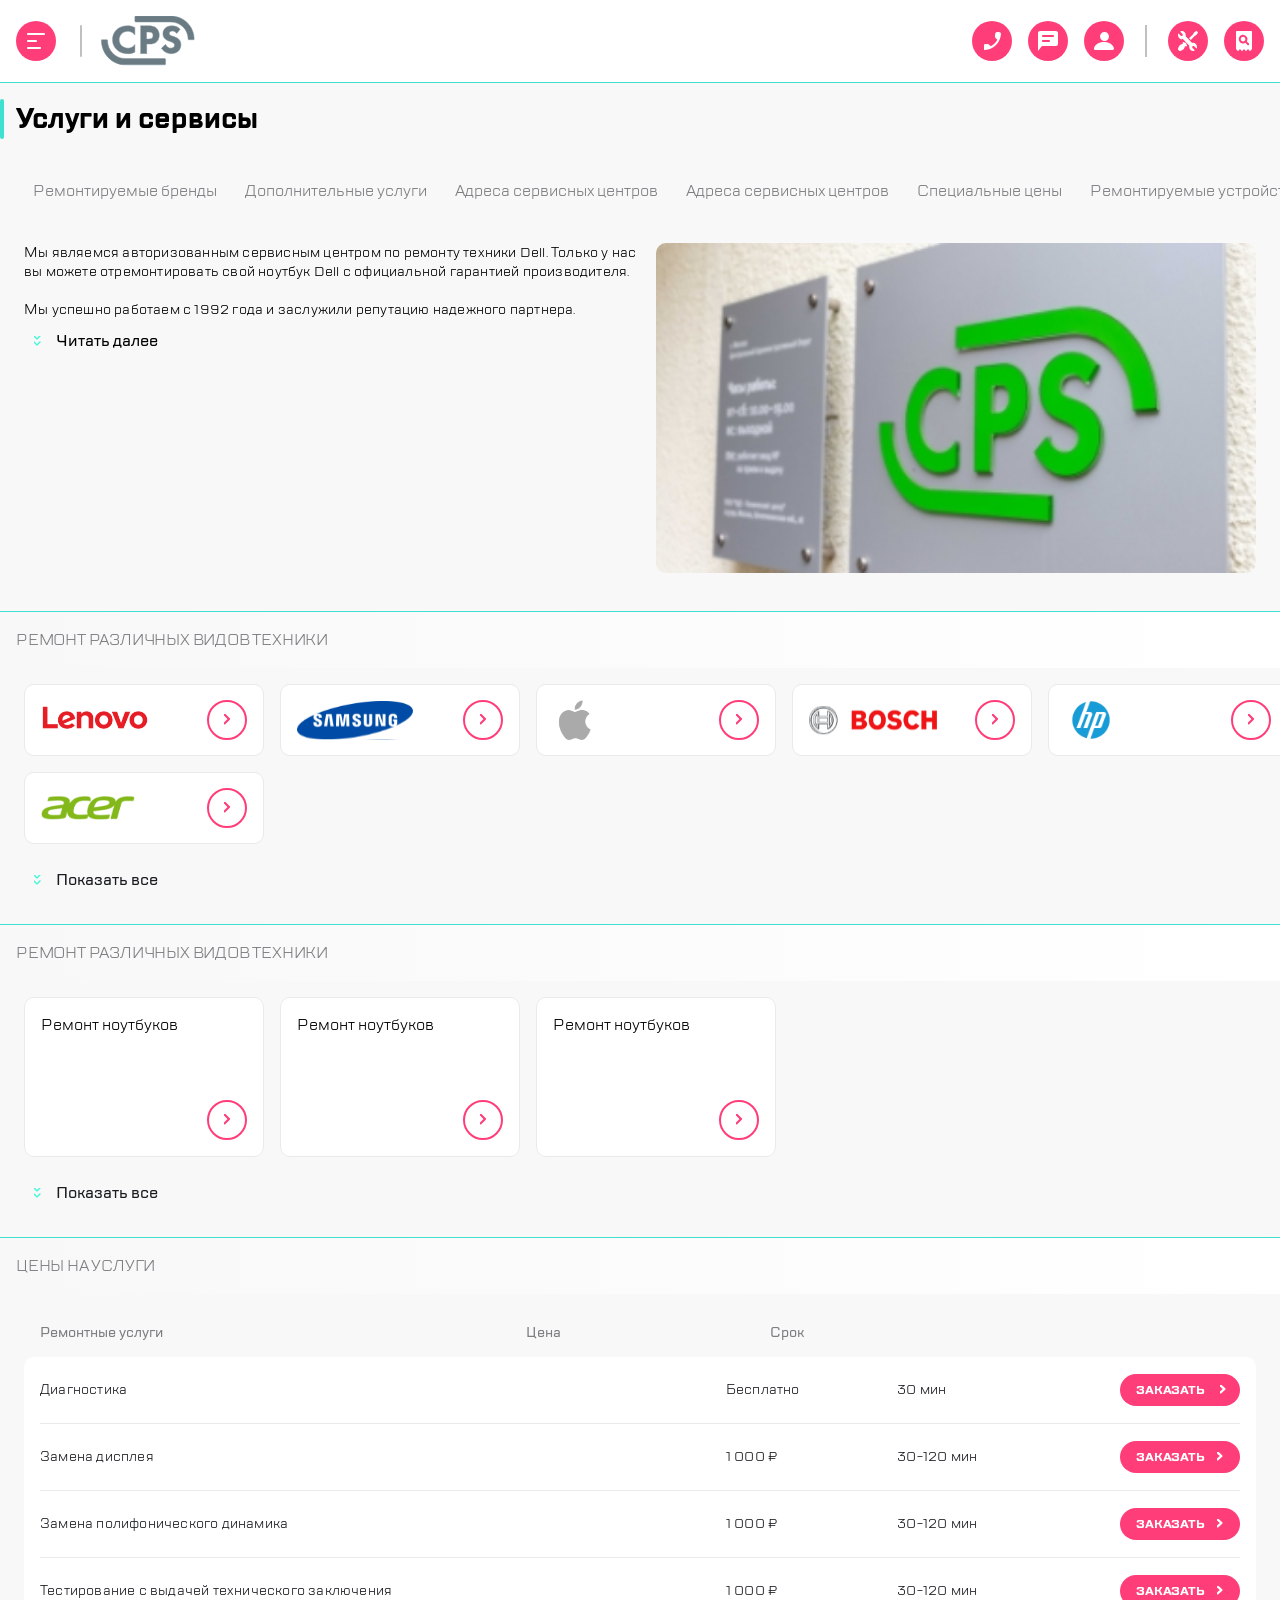
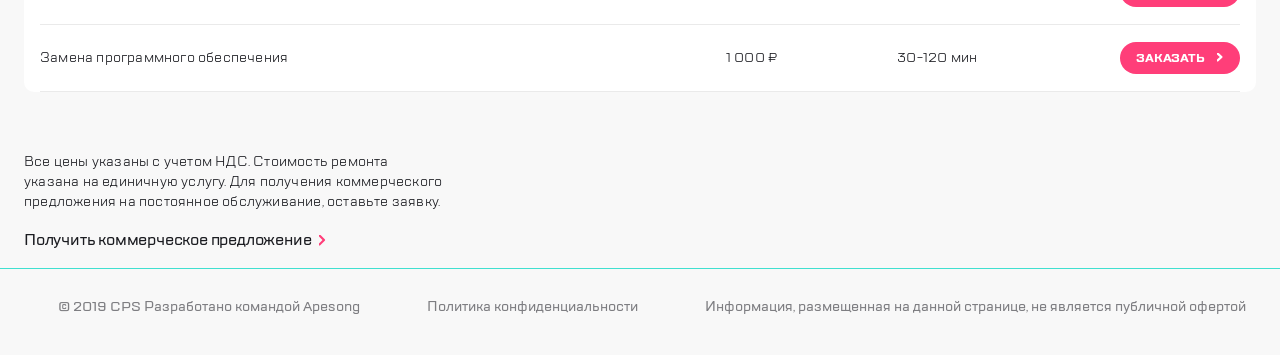
<file: index.html>
<!DOCTYPE html>
<html lang="en">
  <head>
    <meta charset="UTF-8">
    <meta name="viewport" content="width=device-width,user-scalable=no,initial-scale=1,maximum-scale=1,minimum-scale=1">
    <meta http-equiv="X-UA-Compatible" content="ie=edge">
    <title>project6</title>
    <link rel="stylesheet" href="https://cdn.jsdelivr.net/npm/swiper@11/swiper-bundle.min.css">
  <link href="style.css" rel="stylesheet"></head>
  <body>
    <div class="container" id="container">
      
      <div class="menu">
        <div class="menu-top-middle">
          <div class="menu-top">
            <div class="menu-top__left">
              <button class="btn-menu btn-meno-close">
                <img class="btn-menu-img" src="img/imgmenu/1.svg" alt="">
              </button>
              <a class="link-menu" href="">
                <img class="link-menu-img" src="img/imgmenu/2.svg" alt="">
              </a>
            </div>
            <div class="menu-top__right">
              <button class="btn-menu">
                <img class="btn-menu-img" src="img/imgmenu/3.svg" alt="">
              </button>
            </div>
          </div>
          <div class="menu-middle">
            <ul class="menu-middle__list">
              <li class="menu-middle__item">
                <a class="menu-middle__link" href="">Ремонт техники</a>
              </li>
              <li class="menu-middle__item">
                <a class="menu-middle__link" href="">Услуги и сервисы</a>
              </li>
              <li class="menu-middle__item">
                <a class="menu-middle__link" href="">Корпоративным клиентам</a>
              </li>
              <li class="menu-middle__item">
                <a class="menu-middle__link" href="">Продавцам техники</a>
              </li>
              <li class="menu-middle__item">
                <a class="menu-middle__link" href="">Партнерам</a>
              </li>
              <li class="menu-middle__item">
                <a class="menu-middle__link" href="">Производителям</a>
              </li>
              <li class="menu-middle__item">
                <a class="menu-middle__link" href="">Наши сервисные центры</a>
              </li>
              <li class="menu-middle__item">
                <a class="menu-middle__link" href="">Контакты</a>
              </li>
            </ul>
          </div>
        </div>

        <div class="menu-bottom">
          <div class="menu-bottom__phone-message-people">
            <button class="btn-menu btn-people-open">
              <img src="img/imgmenu/4.svg" alt="">
            </button>
            <button class="btn-menu btn-menu-open">
              <img src="img/imgmenu/5.svg" alt="">
            </button>
            <button class="btn-menu">
              <img src="img/imgmenu/6.svg" alt="">
            </button>
          </div>
          <div class="menu-bottom__maill">
            <button class="btn-menu-maill">mail@cps.com</button>
          </div>
          <div class="menu-bottom__number">
            <button class="btn-menu-number">8 800 890 8900</button>
          </div>
          <div class="menu-bottom__language">
            <button class="btn-menu-language">RU</button>
            <button class="btn-menu-language">EN</button>
            <button class="btn-menu-language">CH</button>
          </div>
        </div>
      </div>
      
      <div class="services">
        <div class="services-header">
          <div class="services-header__left">
            <button class="btn-services btn-services-open">
              <img class="btn-services-img" src="img/imgservices/1.svg" alt="">
            </button>
            <a class="link-services" href="">
              <img class="link-services-img" src="img/imgservices/2.svg" alt="">
            </a>
          </div>
          <div class="services-header__right">
            <div class="services-header__right-hidden">
              <button class="btn-services-hidden" id="openbtn">
                <img class="btn-services-hidden-img" src="img/imgservices/5.svg" alt="">
              </button>
              <button class="btn-services-hidden" id="openbtnsecond">
                <img class="btn-services-hidden-img" src="img/imgservices/6.svg" alt="">
              </button>
              <button class="btn-services-hidden">
                <img class="btn-services-hidden-img" src="img/imgservices/7.svg" alt="">
              </button>
            </div>
            <button class="btn-services"><img class="btn-services-img" src="img/imgservices/3.svg" alt=""></button>
            <button class="btn-services"><img class="btn-services-img" src="img/imgservices/4.svg" alt=""></button>
          </div>
        </div>

        <div class="services-heading__roster">
          <div class="services-top">
            <h1 class="services-top__sot">Услуги и сервисы</h1>
            <div class="services-top__hidden">
              <button class="btn__services">
                <img class="btn__services-img" src="img/imgservices/3.svg" alt="">
              </button>
              <button class="btn__services">
                <img class="btn__services-img" src="img/imgservices/4.svg" alt="">
              </button>
            </div>
          </div>
          <div class="services-bottom">
            <ul class="services-bottom__list">
              <li class="services-bottom__item">
                <a class="services-bottom__link" href="">Ремонтируемые бренды</a>
              </li>
              <li class="services-bottom__item">
                <a class="services-bottom__link" href="">Дополнительные услуги</a>
              </li>
              <li class="services-bottom__item">
                <a class="services-bottom__link" href="">Адреса сервисных центров</a>
              </li>
              <li class="services-bottom__item">
                <a class="services-bottom__link" href="">Адреса сервисных центров</a>
              </li>
              <li class="services-bottom__item">
                <a class="services-bottom__link" href="">Специальные цены</a>
              </li>
              <li class="services-bottom__item">
                <a class="services-bottom__link" href="">Ремонтируемые устройства</a>
              </li>
              <li class="services-bottom__item">
                <a class="services-bottom__link" href="">Отзывы</a>
              </li>
            </ul>
          </div>
        </div>

        <div class="services-main">
          <div class="services-main__flw">
            <p class="services-main__text">
              Мы являемся авторизованным сервисным центром по ремонту техники
              Dell. Только у нас вы можете отремонтировать свой ноутбук Dell с
              официальной гарантией производителя.
              <span class="text-services-hidden">
                <br>
                Мы успешно работаем с 1992 года и заслужили репутацию надежного
                партнера.
                <span class="text-services-hidden-second">
                  Что подтверждает большое количество постоянных клиентов. Мы
                  гордимся тем, что к нам обращаются по рекомендациям и, в свою
                  очередь, советуют нас родным и близким.
                </span>
              </span>
            </p>
            <button class="btn-services">Читать далее</button>
          </div>
          <div class="services-main__olw">
            <img class="img-services" src="img/imgservices/1.jpeg" alt="">
          </div>
        </div>

        <div class="services-brends">
          <h2 class="services-brends__sot">
            Ремонт различных видов техники
          </h2>
          <div class="services-brends__list swiper">
            <ul class="services-brends__roster swiper-wrapper">
              <li class="services-brends__item swiper-slide">
                <img src="img/imgservices/9.svg" alt="">
                <button class="btn-services-brends">
                  <img src="img/imgservices/dropdown.svg" alt="">
                </button>
              </li>
              <li class="services-brends__item swiper-slide">
                <img src="img/imgservices/10.svg" alt="">
                <button class="btn-services-brends">
                  <img src="img/imgservices/dropdown.svg" alt="">
                </button>
              </li>
              <li class="services-brends__item swiper-slide">
                <img src="img/imgservices/11.svg" alt="">
                <button class="btn-services-brends">
                  <img src="img/imgservices/dropdown.svg" alt="">
                </button>
              </li>
              <li class="services-brends__item swiper-slide">
                <img src="img/imgservices/12.svg" alt="">
                <button class="btn-services-brends">
                  <img src="img/imgservices/dropdown.svg" alt="">
                </button>
              </li>
              <li class="services-brends__item swiper-slide">
                <img src="img/imgservices/13.svg" alt="">
                <button class="btn-services-brends">
                  <img src="img/imgservices/dropdown.svg" alt="">
                </button>
              </li>
              <li class="services-brends__item swiper-slide">
                <img src="img/imgservices/14.svg" alt="">
                <button class="btn-services-brends">
                  <img src="img/imgservices/dropdown.svg" alt="">
                </button>
              </li>
              <li class="services-brends__item swiper-slide">
                <img src="img/imgservices/9.svg" alt="">
                <button class="btn-services-brends">
                  <img src="img/imgservices/dropdown.svg" alt="">
                </button>
              </li>
              <li class="services-brends__item swiper-slide">
                <img src="img/imgservices/10.svg" alt="">
                <button class="btn-services-brends">
                  <img src="img/imgservices/dropdown.svg" alt="">
                </button>
              </li>
              <li class="services-brends__item swiper-slide">
                <img src="img/imgservices/11.svg" alt="">
                <button class="btn-services-brends">
                  <img src="img/imgservices/dropdown.svg" alt="">
                </button>
              </li>
              <li class="services-brends__item swiper-slide" id="brend__content-hiden2">
                <img src="img/imgservices/12.svg" alt="">
                <button class="btn-services-brends">
                  <img src="img/imgservices/dropdown.svg" alt="">
                </button>
              </li>
              <li class="services-brends__item swiper-slide" id="brend__content-hiden3">
                <img src="img/imgservices/13.svg" alt="">
                <button class="btn-services-brends">
                  <img src="img/imgservices/dropdown.svg" alt="">
                </button>
              </li>
              <li class="services-brends__item swiper-slide" id="brend__content-hiden4">
                <img src="img/imgservices/14.svg" alt="">
                <button class="btn-services-brends">
                  <img src="img/imgservices/dropdown.svg" alt="">
                </button>
              </li>
            </ul>
            <button class="btn-services-brends-hidden" id="toggleButton">
              Показать все
            </button>
            <div class="swiper-pagination"></div>
          </div>
        </div>

        <div class="services-texnology">
          <h2 class="services-texnology__integer">Ремонт различных видов техники</h2>

          <div class="services-texnology__list swiper">
            <ul class="services-texnology__roster swiper-wrapper">
              <li class="services-texnology__item swiper-slide">
                <p class="text-texnology">Ремонт ноутбуков </p>
                <button class="btn-texnology">
                  <img src="img/imgservices/dropdown.svg" alt="">
                </button>
              </li>
              <li class="services-texnology__item swiper-slide">
                <p class="text-texnology">Ремонт ноутбуков </p>
                <button class="btn-texnology">
                  <img src="img/imgservices/dropdown.svg" alt="">
                </button>
              </li>
              <li class="services-texnology__item swiper-slide">
                <p class="text-texnology">Ремонт ноутбуков </p>
                <button class="btn-texnology">
                  <img src="img/imgservices/dropdown.svg" alt="">
                </button>
              </li>
              <li class="services-texnology__item swiper-slide">
                <p class="text-texnology">Ремонт ноутбуков </p>
                <button class="btn-texnology">
                  <img src="img/imgservices/dropdown.svg" alt="">
                </button>
              </li>
              <li class="services-texnology__item swiper-slide" id="texnology__content-hiden1">
                <p class="text-texnology">Ремонт ноутбуков </p>
                <button class="btn-texnology">
                  <img src="img/imgservices/dropdown.svg" alt="">
                </button>
              </li>
              <li class="services-texnology__item swiper-slide" id="texnology__content-hiden2">
                <p class="text-texnology">Ремонт ноутбуков </p>
                <button class="btn-texnology">
                  <img src="img/imgservices/dropdown.svg" alt="">
                </button>
              </li>
            </ul>
            <button class="btn-texnology-hidden" id="toggleButtonnext">
              Показать все
            </button>
            <div class="swiper-pagination"></div>
          </div>
        </div>

        <div class="services-sale">
          <h2 class="services-sale__heading">Цены на услуги</h2>
          <div class="services-sale__list swiper2">
            <ul class="services-sale__roster swiper-wrapper">
              <li class="services-sale__item swiper-slide">
                <p class="text-services-sale">Ремонтные услуги</p>
                <p class="text-services-sale-n">Тестирование с выдачей технического заключения</p>
                <p class="text-services-sale">Цена</p>
                <p class="text-services-sale-n">Бесплатно</p>
                <div class="services-sale__item-roster">
                  <div class="services-sale__item-roster-s">
                    <p class="text-services-sale">Срок</p>
                    <p class="text-services-sale-n">30-120 мин</p>
                  </div>
                  <div class="services-sale__item-roster-n">
                    <button class="btn-services-sale">заказать<img src="img/imgservices/dropdown2.svg" alt=""></button>
                  </div>
                </div>
              </li>
              <li class="services-sale__item swiper-slide">
                <p class="text-services-sale">Ремонтные услуги</p>
                <p class="text-services-sale-n">Тестирование с выдачей технического заключения</p>
                <p class="text-services-sale">Цена</p>
                <p class="text-services-sale-n">Бесплатно</p>
                <div class="services-sale__item-roster">
                  <div class="services-sale__item-roster-s">
                    <p class="text-services-sale">Срок</p>
                    <p class="text-services-sale-n">30-120 мин</p>
                  </div>
                  <div class="services-sale__item-roster-n">
                    <button class="btn-services-sale">заказать<img src="img/imgservices/dropdown2.svg" alt=""></button>
                  </div>
                </div>
              </li>
              <li class="services-sale__item swiper-slide">
                <p class="text-services-sale">Ремонтные услуги</p>
                <p class="text-services-sale-n">Тестирование с выдачей технического заключения</p>
                <p class="text-services-sale">Цена</p>
                <p class="text-services-sale-n">Бесплатно</p>
                <div class="services-sale__item-roster">
                  <div class="services-sale__item-roster-s">
                    <p class="text-services-sale">Срок</p>
                    <p class="text-services-sale-n">30-120 мин</p>
                  </div>
                  <div class="services-sale__item-roster-n">
                    <button class="btn-services-sale">заказать<img src="img/imgservices/dropdown2.svg" alt=""></button>
                  </div>
                </div>
              </li>
              <li class="services-sale__item swiper-slide">
                <p class="text-services-sale">Ремонтные услуги</p>
                <p class="text-services-sale-n">Тестирование с выдачей технического заключения</p>
                <p class="text-services-sale">Цена</p>
                <p class="text-services-sale-n">Бесплатно</p>
                <div class="services-sale__item-roster">
                  <div class="services-sale__item-roster-s">
                    <p class="text-services-sale">Срок</p>
                    <p class="text-services-sale-n">30-120 мин</p>
                  </div>
                  <div class="services-sale__item-roster-n">
                    <button class="btn-services-sale">заказать<img src="img/imgservices/dropdown2.svg" alt=""></button>
                  </div>
                </div>
              </li>
            </ul>
            <div class="swiper-pagination2"></div>
          </div>

          <div class="services-sale__footer">
            <p class="text-services-footer">Все цены указаны с учетом НДС. Стоимость ремонта указана на
              единичную услугу. Для получения коммерческого предложения на
              постоянное обслуживание, оставьте заявку.</p>
            <p class="text-services-footer-second">
              Получить коммерческое предложение
              <img src="img/imgservices/dropdown.svg" alt="">
            </p>
          </div>
        </div>

        <div class="services-sale-hidden">
          <h2 class="services-sale-hidden__sot">цены на услуги</h2>
          <div class="services-sale-hidden__roster">
            <div class="services-sale-hidden__roster-top">
              <p class="text-sale-hidden">Ремонтные услуги</p>
              <p class="text-sale-hidden">Цена</p>
              <p class="text-sale-hidden">Срок</p>
            </div>
            <div class="services-sale-hidden__roster-middle">
              <div class="services-sale-hidden__roster__first">
                <p class="text-sale-hidden">Диагностика</p>
                <p class="text-sale-hidden">Бесплатно</p>
                <p class="text-sale-hidden">30 мин</p>
                <button class="btn-sale-hidden">Заказать
                  <img src="img/imgservices/dropdown2.svg" alt="">
                </button>
              </div>
              <div class="services-sale-hidden__roster__first">
                <p class="text-sale-hidden">Замена дисплея</p>
                <p class="text-sale-hidden">1 000 ₽</p>
                <p class="text-sale-hidden">30-120 мин</p>
                <button class="btn-sale-hidden">Заказать<img src="img/imgservices/dropdown2.svg" alt=""></button>
              </div>
              <div class="services-sale-hidden__roster__first">
                <p class="text-sale-hidden">Замена полифонического динамика</p>
                <p class="text-sale-hidden">1 000 ₽</p>
                <p class="text-sale-hidden">30-120 мин</p>
                <button class="btn-sale-hidden">Заказать<img src="img/imgservices/dropdown2.svg" alt=""></button>
              </div>
              <div class="services-sale-hidden__roster__first">
                <p class="text-sale-hidden">Тестирование с выдачей технического заключения</p>
                <p class="text-sale-hidden">1 000 ₽</p>
                <p class="text-sale-hidden">30-120 мин</p>
                <button class="btn-sale-hidden">Заказать<img src="img/imgservices/dropdown2.svg" alt=""></button>
              </div>
              <div class="services-sale-hidden__roster__first">
                <p class="text-sale-hidden">Замена программного обеспечения</p>
                <p class="text-sale-hidden">1 000 ₽</p>
                <p class="text-sale-hidden">30-120 мин</p>
                <button class="btn-sale-hidden">Заказать<img src="img/imgservices/dropdown2.svg" alt=""></button>
              </div>
            </div>
          </div>

          <div class="services-sale-hidden__footer">
            <p class="text-sale-hidden-footer">Все цены указаны с учетом НДС. Стоимость ремонта указана на
              единичную услугу. Для получения коммерческого предложения на
              постоянное обслуживание, оставьте заявку.</p>
            <p class="text-sale-hidden-footer-second">Получить коммерческое предложение<img src="img/imgservices/dropdown.svg" alt=""></p>
          </div>
        </div>
        
        <div class="footer">
          <p class="footer__info">© 2019 CPS Разработано командой Apesong </p>
          <p class="footer__info">Политика конфиденциальности</p>
          <p class="footer__info">Информация, размещенная на данной странице, не является публичной
            офертой</p>
        </div>
      </div>
    </div>

    <div class="menu-call">
      <button class="btn-menu-call-close">
        <img src="img/imgmenu/1.svg" alt="">
      </button>
      <h3 class="menu-call__heading">Обратная связь</h3>
      <form class="menu-call__form" action="">
        <input class="input-menu-call" type="text" placeholder="Имя">
        <input class="input-menu-call" type="text" placeholder="Телефон">
        <input class="input-menu-call" type="email" placeholder="Электронная почта">
        <textarea class="textarea-menu-call" name="" id="" cols="30" rows="10" placeholder="Сообщение"></textarea>
        <p class="text-menu-call">
          Нажимая “отправить”, вы даете согласие на
          <span>обработку персональных данных</span> и соглашаетесь с нашей
          <span>политикой конфиденциальности</span>
        </p>
        <button class="btn-menu-call-post">ОТПРАВИТЬ<img src="img/imgservices/dropdown2.svg" alt=""></button>
      </form>
    </div>

    <div class="menu-people">
      <button class="btn-menu-people-close">
        <img src="img/imgmenu/1.svg" alt="">
      </button>
      <h3 class="menu-people__heading">Заказать звонок</h3>
      <form class="menu-people__form" action="">
        <input class="input-menu-people" type="tel" placeholder="Телефон">
        <p class="text-menu-people">
          Нажимая “отправить”, вы даете согласие на
          <span>обработку персональных данных</span> и соглашаетесь с нашей
          <span>политикой конфиденциальности</span>
        </p>
        <button class="btn-menu-people-post">ОТПРАВИТЬ<img src="img/imgservices/dropdown2.svg" alt=""></button>
      </form>
    </div>

    <script src="https://cdn.jsdelivr.net/npm/swiper@11/swiper-bundle.min.js"></script>
  <script type="text/javascript" src="./js/bundle.js"></script></body>
</html>
</file>
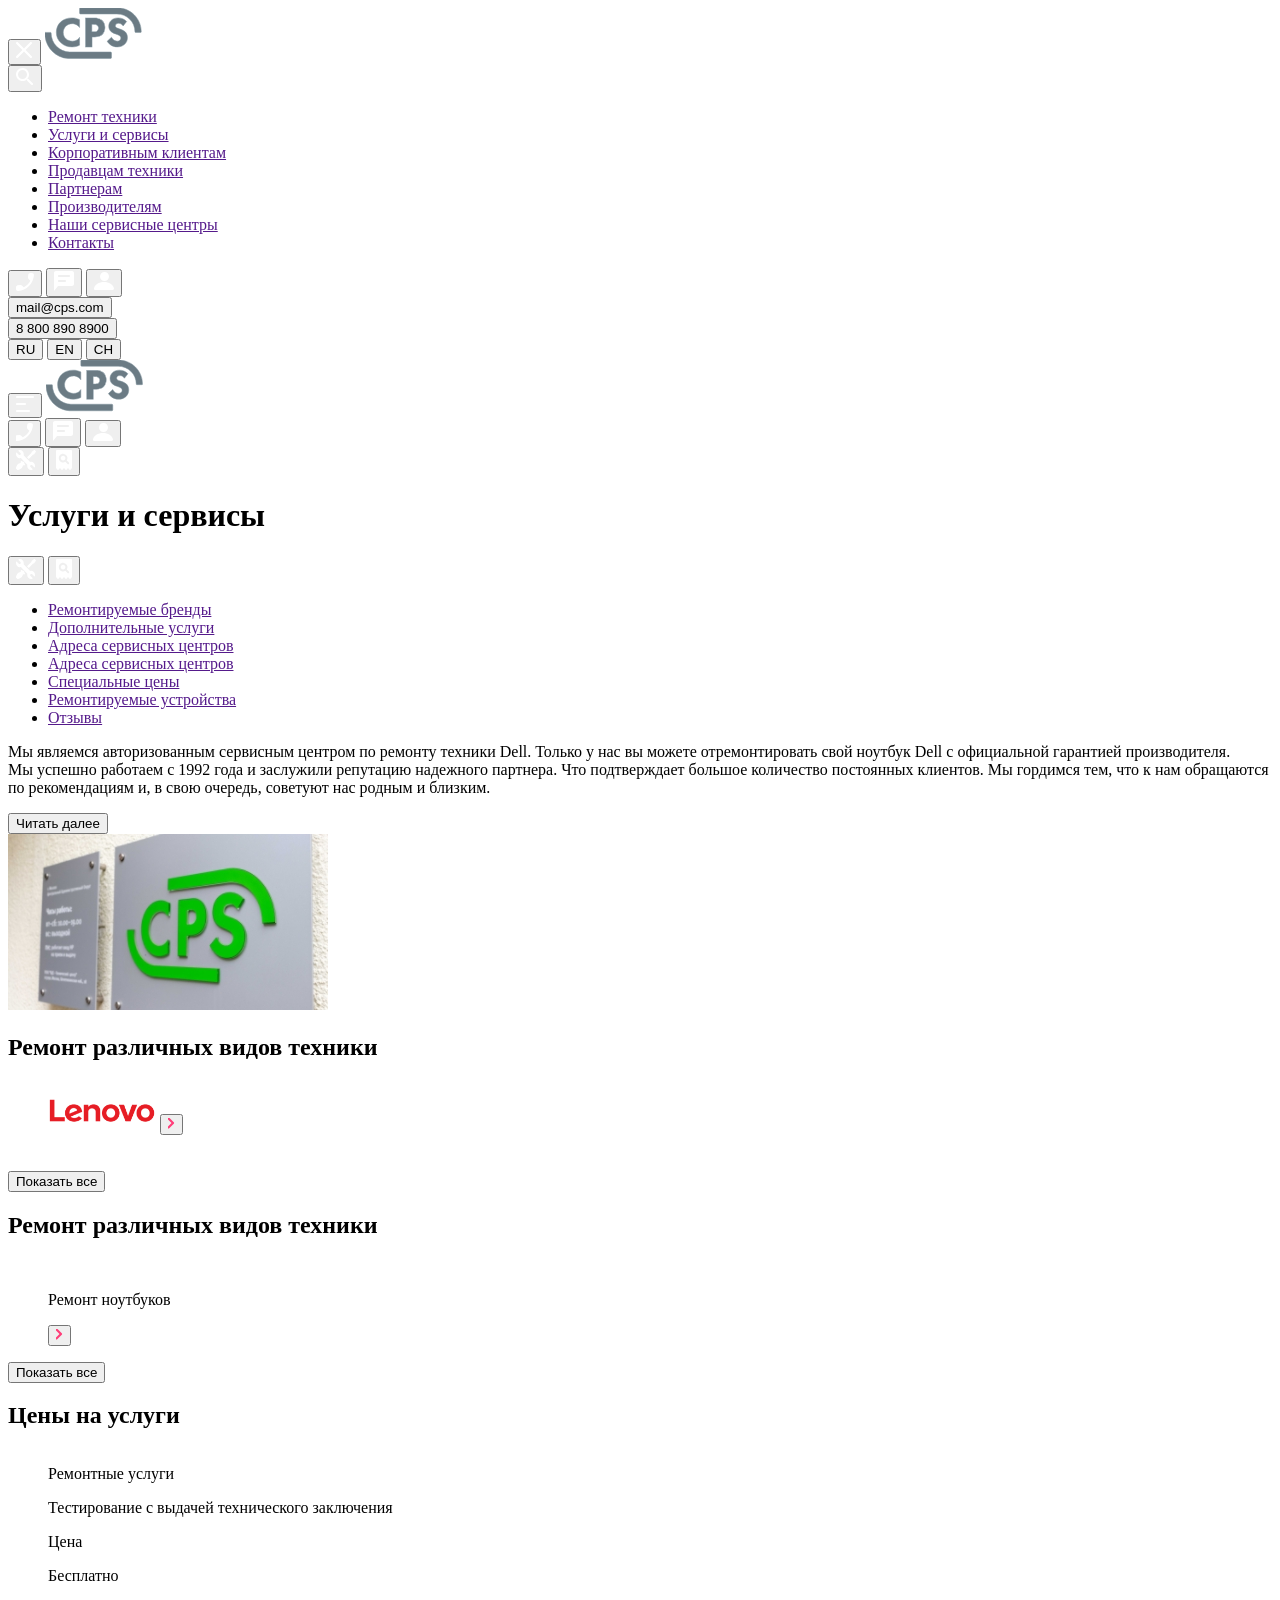
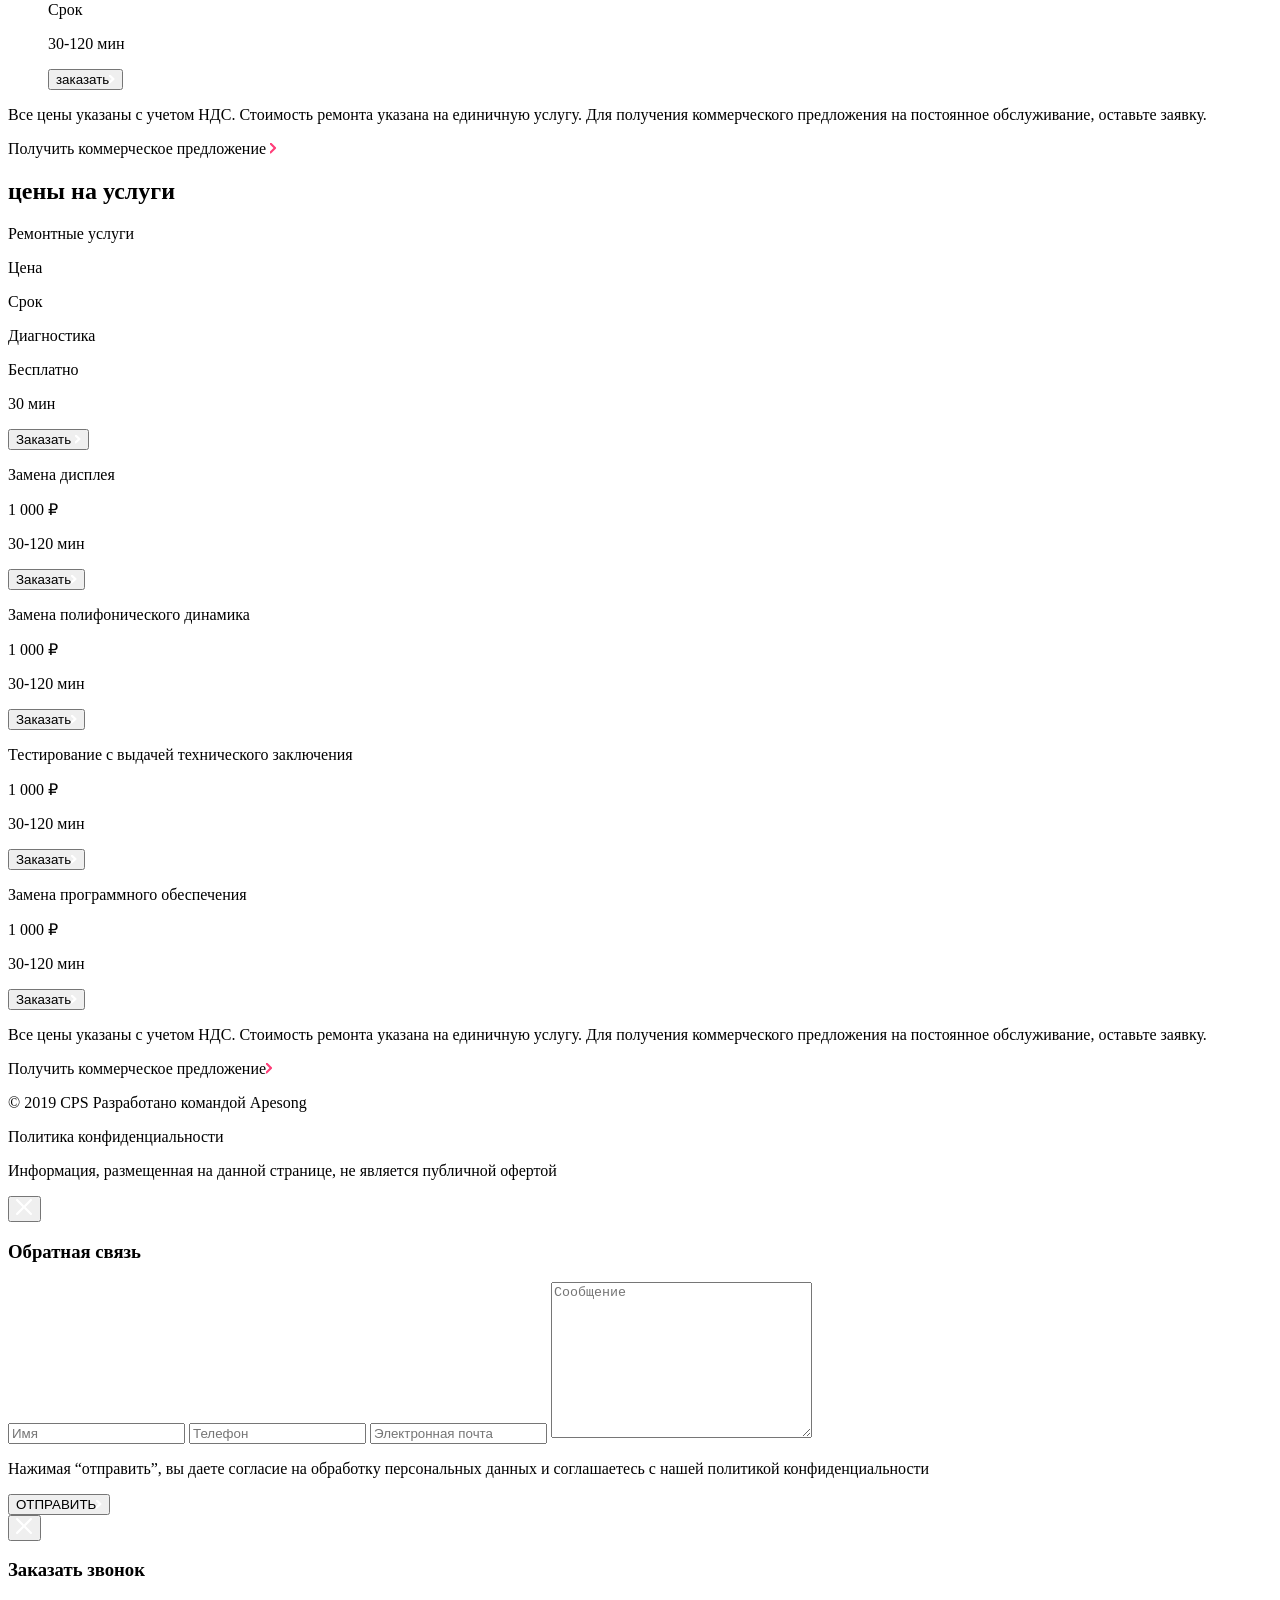
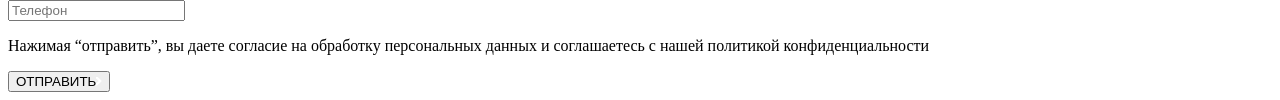
<file: src/index.html>
<!DOCTYPE html>
<html lang="en">
  <head>
    <meta charset="UTF-8" />
    <meta
      name="viewport"
      content="width=device-width, user-scalable=no, initial-scale=1.0, maximum-scale=1.0, minimum-scale=1.0"
    />
    <meta http-equiv="X-UA-Compatible" content="ie=edge" />
    <title>project6</title>
    <link
      rel="stylesheet"
      href="https://cdn.jsdelivr.net/npm/swiper@11/swiper-bundle.min.css"
    />
  </head>
  <body>
    <div class="container" id="container">
      <!--  -->
      <div class="menu">
        <div class="menu-top-middle">
          <div class="menu-top">
            <div class="menu-top__left">
              <button class="btn-menu btn-meno-close">
                <img class="btn-menu-img" src="img/imgmenu/1.svg" alt="" />
              </button>
              <a class="link-menu" href="">
                <img class="link-menu-img" src="img/imgmenu/2.svg" alt="" />
              </a>
            </div>
            <div class="menu-top__right">
              <button class="btn-menu">
                <img class="btn-menu-img" src="img/imgmenu/3.svg" alt="" />
              </button>
            </div>
          </div>
          <div class="menu-middle">
            <ul class="menu-middle__list">
              <li class="menu-middle__item">
                <a class="menu-middle__link" href="">Ремонт техники</a>
              </li>
              <li class="menu-middle__item">
                <a class="menu-middle__link" href="">Услуги и сервисы</a>
              </li>
              <li class="menu-middle__item">
                <a class="menu-middle__link" href="">Корпоративным клиентам</a>
              </li>
              <li class="menu-middle__item">
                <a class="menu-middle__link" href="">Продавцам техники</a>
              </li>
              <li class="menu-middle__item">
                <a class="menu-middle__link" href="">Партнерам</a>
              </li>
              <li class="menu-middle__item">
                <a class="menu-middle__link" href="">Производителям</a>
              </li>
              <li class="menu-middle__item">
                <a class="menu-middle__link" href="">Наши сервисные центры</a>
              </li>
              <li class="menu-middle__item">
                <a class="menu-middle__link" href="">Контакты</a>
              </li>
            </ul>
          </div>
        </div>

        <div class="menu-bottom">
          <div class="menu-bottom__phone-message-people">
            <button class="btn-menu btn-people-open">
              <img src="img/imgmenu/4.svg" alt="" />
            </button>
            <button class="btn-menu btn-menu-open">
              <img src="img/imgmenu/5.svg" alt="" />
            </button>
            <button class="btn-menu">
              <img src="img/imgmenu/6.svg" alt="" />
            </button>
          </div>
          <div class="menu-bottom__maill">
            <button class="btn-menu-maill">mail@cps.com</button>
          </div>
          <div class="menu-bottom__number">
            <button class="btn-menu-number">8 800 890 8900</button>
          </div>
          <div class="menu-bottom__language">
            <button class="btn-menu-language">RU</button>
            <button class="btn-menu-language">EN</button>
            <button class="btn-menu-language">CH</button>
          </div>
        </div>
      </div>
      <!--  -->
      <div class="services">
        <div class="services-header">
          <div class="services-header__left">
            <button class="btn-services btn-services-open">
              <img
                class="btn-services-img"
                src="img/imgservices/1.svg"
                alt=""
              />
            </button>
            <a class="link-services" href="">
              <img
                class="link-services-img"
                src="img/imgservices/2.svg"
                alt=""
              />
            </a>
          </div>
          <div class="services-header__right">
            <div class="services-header__right-hidden">
              <button class="btn-services-hidden" id="openbtn">
                <img
                  class="btn-services-hidden-img"
                  src="img/imgservices/5.svg"
                  alt=""
                />
              </button>
              <button class="btn-services-hidden" id="openbtnsecond">
                <img
                  class="btn-services-hidden-img"
                  src="img/imgservices/6.svg"
                  alt=""
                />
              </button>
              <button class="btn-services-hidden">
                <img
                  class="btn-services-hidden-img"
                  src="img/imgservices/7.svg"
                  alt=""
                />
              </button>
            </div>
            <button class="btn-services"
              ><img class="btn-services-img" src="img/imgservices/3.svg" alt=""
            /></button>
            <button class="btn-services"
              ><img class="btn-services-img" src="img/imgservices/4.svg" alt=""
            /></button>
          </div>
        </div>

        <div class="services-heading__roster">
          <div class="services-top">
            <h1 class="services-top__sot">Услуги и сервисы</h1>
            <div class="services-top__hidden">
              <button class="btn__services">
                <img
                  class="btn__services-img"
                  src="img/imgservices/3.svg"
                  alt=""
                />
              </button>
              <button class="btn__services">
                <img
                  class="btn__services-img"
                  src="img/imgservices/4.svg"
                  alt=""
                />
              </button>
            </div>
          </div>
          <div class="services-bottom">
            <ul class="services-bottom__list">
              <li class="services-bottom__item">
                <a class="services-bottom__link" href=""
                  >Ремонтируемые бренды</a
                >
              </li>
              <li class="services-bottom__item">
                <a class="services-bottom__link" href=""
                  >Дополнительные услуги</a
                >
              </li>
              <li class="services-bottom__item">
                <a class="services-bottom__link" href=""
                  >Адреса сервисных центров</a
                >
              </li>
              <li class="services-bottom__item">
                <a class="services-bottom__link" href=""
                  >Адреса сервисных центров</a
                >
              </li>
              <li class="services-bottom__item">
                <a class="services-bottom__link" href="">Специальные цены</a>
              </li>
              <li class="services-bottom__item">
                <a class="services-bottom__link" href=""
                  >Ремонтируемые устройства</a
                >
              </li>
              <li class="services-bottom__item">
                <a class="services-bottom__link" href="">Отзывы</a>
              </li>
            </ul>
          </div>
        </div>

        <div class="services-main">
          <div class="services-main__flw">
            <p class="services-main__text">
              Мы являемся авторизованным сервисным центром по ремонту техники
              Dell. Только у нас вы можете отремонтировать свой ноутбук Dell с
              официальной гарантией производителя.
              <span class="text-services-hidden">
                <br />
                Мы успешно работаем с 1992 года и заслужили репутацию надежного
                партнера.
                <span class="text-services-hidden-second">
                  Что подтверждает большое количество постоянных клиентов. Мы
                  гордимся тем, что к нам обращаются по рекомендациям и, в свою
                  очередь, советуют нас родным и близким.
                </span>
              </span>
            </p>
            <button class="btn-services">Читать далее</button>
          </div>
          <div class="services-main__olw">
            <img class="img-services" src="img/imgservices/1.jpeg" alt="" />
          </div>
        </div>

        <div class="services-brends">
          <h2 class="services-brends__sot">
            Ремонт различных видов техники
          </h2>
          <div class="services-brends__list swiper">
            <ul class="services-brends__roster swiper-wrapper">
              <li class="services-brends__item swiper-slide">
                <img src="img/imgservices/9.svg" alt="" />
                <button class="btn-services-brends">
                  <img src="img/imgservices/dropdown.svg" alt="" />
                </button>
              </li>
              <li class="services-brends__item swiper-slide">
                <img src="img/imgservices/10.svg" alt="" />
                <button class="btn-services-brends">
                  <img src="img/imgservices/dropdown.svg" alt="" />
                </button>
              </li>
              <li class="services-brends__item swiper-slide">
                <img src="img/imgservices/11.svg" alt="" />
                <button class="btn-services-brends">
                  <img src="img/imgservices/dropdown.svg" alt="" />
                </button>
              </li>
              <li class="services-brends__item swiper-slide">
                <img src="img/imgservices/12.svg" alt="" />
                <button class="btn-services-brends">
                  <img src="img/imgservices/dropdown.svg" alt="" />
                </button>
              </li>
              <li class="services-brends__item swiper-slide">
                <img src="img/imgservices/13.svg" alt="" />
                <button class="btn-services-brends">
                  <img src="img/imgservices/dropdown.svg" alt="" />
                </button>
              </li>
              <li class="services-brends__item swiper-slide">
                <img src="img/imgservices/14.svg" alt="" />
                <button class="btn-services-brends">
                  <img src="img/imgservices/dropdown.svg" alt="" />
                </button>
              </li>
              <li class="services-brends__item swiper-slide">
                <img src="img/imgservices/9.svg" alt="" />
                <button class="btn-services-brends">
                  <img src="img/imgservices/dropdown.svg" alt="" />
                </button>
              </li>
              <li class="services-brends__item swiper-slide">
                <img src="img/imgservices/10.svg" alt="" />
                <button class="btn-services-brends">
                  <img src="img/imgservices/dropdown.svg" alt="" />
                </button>
              </li>
              <li class="services-brends__item swiper-slide">
                <img src="img/imgservices/11.svg" alt="" />
                <button class="btn-services-brends">
                  <img src="img/imgservices/dropdown.svg" alt="" />
                </button>
              </li>
              <li
                class="services-brends__item swiper-slide"
                id="brend__content-hiden2"
              >
                <img src="img/imgservices/12.svg" alt="" />
                <button class="btn-services-brends">
                  <img src="img/imgservices/dropdown.svg" alt="" />
                </button>
              </li>
              <li
                class="services-brends__item swiper-slide"
                id="brend__content-hiden3"
              >
                <img src="img/imgservices/13.svg" alt="" />
                <button class="btn-services-brends">
                  <img src="img/imgservices/dropdown.svg" alt="" />
                </button>
              </li>
              <li
                class="services-brends__item swiper-slide"
                id="brend__content-hiden4"
              >
                <img src="img/imgservices/14.svg" alt="" />
                <button class="btn-services-brends">
                  <img src="img/imgservices/dropdown.svg" alt="" />
                </button>
              </li>
            </ul>
            <button class="btn-services-brends-hidden" id="toggleButton">
              Показать все
            </button>
            <div class="swiper-pagination"></div>
          </div>
        </div>

        <div class="services-texnology">
          <h2 class="services-texnology__integer"
            >Ремонт различных видов техники</h2
          >

          <div class="services-texnology__list swiper">
            <ul class="services-texnology__roster swiper-wrapper">
              <li class="services-texnology__item swiper-slide">
                <p class="text-texnology">Ремонт ноутбуков </p>
                <button class="btn-texnology">
                  <img src="img/imgservices/dropdown.svg" alt="" />
                </button>
              </li>
              <li class="services-texnology__item swiper-slide">
                <p class="text-texnology">Ремонт ноутбуков </p>
                <button class="btn-texnology">
                  <img src="img/imgservices/dropdown.svg" alt="" />
                </button>
              </li>
              <li class="services-texnology__item swiper-slide">
                <p class="text-texnology">Ремонт ноутбуков </p>
                <button class="btn-texnology">
                  <img src="img/imgservices/dropdown.svg" alt="" />
                </button>
              </li>
              <li class="services-texnology__item swiper-slide">
                <p class="text-texnology">Ремонт ноутбуков </p>
                <button class="btn-texnology">
                  <img src="img/imgservices/dropdown.svg" alt="" />
                </button>
              </li>
              <li
                class="services-texnology__item swiper-slide"
                id="texnology__content-hiden1"
              >
                <p class="text-texnology">Ремонт ноутбуков </p>
                <button class="btn-texnology">
                  <img src="img/imgservices/dropdown.svg" alt="" />
                </button>
              </li>
              <li
                class="services-texnology__item swiper-slide"
                id="texnology__content-hiden2"
              >
                <p class="text-texnology">Ремонт ноутбуков </p>
                <button class="btn-texnology">
                  <img src="img/imgservices/dropdown.svg" alt="" />
                </button>
              </li>
            </ul>
            <button class="btn-texnology-hidden" id="toggleButtonnext">
              Показать все
            </button>
            <div class="swiper-pagination"></div>
          </div>
        </div>

        <div class="services-sale">
          <h2 class="services-sale__heading">Цены на услуги</h2>
          <div class="services-sale__list swiper2">
            <ul class="services-sale__roster swiper-wrapper">
              <li class="services-sale__item swiper-slide">
                <p class="text-services-sale">Ремонтные услуги</p>
                <p class="text-services-sale-n"
                  >Тестирование с выдачей технического заключения</p
                >
                <p class="text-services-sale">Цена</p>
                <p class="text-services-sale-n">Бесплатно</p>
                <div class="services-sale__item-roster">
                  <div class="services-sale__item-roster-s">
                    <p class="text-services-sale">Срок</p>
                    <p class="text-services-sale-n">30-120 мин</p>
                  </div>
                  <div class="services-sale__item-roster-n">
                    <button class="btn-services-sale"
                      >заказать<img src="img/imgservices/dropdown2.svg" alt=""
                    /></button>
                  </div>
                </div>
              </li>
              <li class="services-sale__item swiper-slide">
                <p class="text-services-sale">Ремонтные услуги</p>
                <p class="text-services-sale-n"
                  >Тестирование с выдачей технического заключения</p
                >
                <p class="text-services-sale">Цена</p>
                <p class="text-services-sale-n">Бесплатно</p>
                <div class="services-sale__item-roster">
                  <div class="services-sale__item-roster-s">
                    <p class="text-services-sale">Срок</p>
                    <p class="text-services-sale-n">30-120 мин</p>
                  </div>
                  <div class="services-sale__item-roster-n">
                    <button class="btn-services-sale"
                      >заказать<img src="img/imgservices/dropdown2.svg" alt=""
                    /></button>
                  </div>
                </div>
              </li>
              <li class="services-sale__item swiper-slide">
                <p class="text-services-sale">Ремонтные услуги</p>
                <p class="text-services-sale-n"
                  >Тестирование с выдачей технического заключения</p
                >
                <p class="text-services-sale">Цена</p>
                <p class="text-services-sale-n">Бесплатно</p>
                <div class="services-sale__item-roster">
                  <div class="services-sale__item-roster-s">
                    <p class="text-services-sale">Срок</p>
                    <p class="text-services-sale-n">30-120 мин</p>
                  </div>
                  <div class="services-sale__item-roster-n">
                    <button class="btn-services-sale"
                      >заказать<img src="img/imgservices/dropdown2.svg" alt=""
                    /></button>
                  </div>
                </div>
              </li>
              <li class="services-sale__item swiper-slide">
                <p class="text-services-sale">Ремонтные услуги</p>
                <p class="text-services-sale-n"
                  >Тестирование с выдачей технического заключения</p
                >
                <p class="text-services-sale">Цена</p>
                <p class="text-services-sale-n">Бесплатно</p>
                <div class="services-sale__item-roster">
                  <div class="services-sale__item-roster-s">
                    <p class="text-services-sale">Срок</p>
                    <p class="text-services-sale-n">30-120 мин</p>
                  </div>
                  <div class="services-sale__item-roster-n">
                    <button class="btn-services-sale"
                      >заказать<img src="img/imgservices/dropdown2.svg" alt=""
                    /></button>
                  </div>
                </div>
              </li>
            </ul>
            <div class="swiper-pagination2"></div>
          </div>

          <div class="services-sale__footer">
            <p class="text-services-footer"
              >Все цены указаны с учетом НДС. Стоимость ремонта указана на
              единичную услугу. Для получения коммерческого предложения на
              постоянное обслуживание, оставьте заявку.</p
            >
            <p class="text-services-footer-second">
              Получить коммерческое предложение
              <img src="img/imgservices/dropdown.svg" alt="" />
            </p>
          </div>
        </div>

        <div class="services-sale-hidden">
          <h2 class="services-sale-hidden__sot">цены на услуги</h2>
          <div class="services-sale-hidden__roster">
            <div class="services-sale-hidden__roster-top">
              <p class="text-sale-hidden">Ремонтные услуги</p>
              <p class="text-sale-hidden">Цена</p>
              <p class="text-sale-hidden">Срок</p>
            </div>
            <div class="services-sale-hidden__roster-middle">
              <div class="services-sale-hidden__roster__first">
                <p class="text-sale-hidden">Диагностика</p>
                <p class="text-sale-hidden">Бесплатно</p>
                <p class="text-sale-hidden">30 мин</p>
                <button class="btn-sale-hidden"
                  >Заказать
                  <img src="img/imgservices/dropdown2.svg" alt="" />
                </button>
              </div>
              <div class="services-sale-hidden__roster__first">
                <p class="text-sale-hidden">Замена дисплея</p>
                <p class="text-sale-hidden">1 000 ₽</p>
                <p class="text-sale-hidden">30-120 мин</p>
                <button class="btn-sale-hidden"
                  >Заказать<img src="img/imgservices/dropdown2.svg" alt=""
                /></button>
              </div>
              <div class="services-sale-hidden__roster__first">
                <p class="text-sale-hidden">Замена полифонического динамика</p>
                <p class="text-sale-hidden">1 000 ₽</p>
                <p class="text-sale-hidden">30-120 мин</p>
                <button class="btn-sale-hidden"
                  >Заказать<img src="img/imgservices/dropdown2.svg" alt=""
                /></button>
              </div>
              <div class="services-sale-hidden__roster__first">
                <p class="text-sale-hidden"
                  >Тестирование с выдачей технического заключения</p
                >
                <p class="text-sale-hidden">1 000 ₽</p>
                <p class="text-sale-hidden">30-120 мин</p>
                <button class="btn-sale-hidden"
                  >Заказать<img src="img/imgservices/dropdown2.svg" alt=""
                /></button>
              </div>
              <div class="services-sale-hidden__roster__first">
                <p class="text-sale-hidden">Замена программного обеспечения</p>
                <p class="text-sale-hidden">1 000 ₽</p>
                <p class="text-sale-hidden">30-120 мин</p>
                <button class="btn-sale-hidden"
                  >Заказать<img src="img/imgservices/dropdown2.svg" alt=""
                /></button>
              </div>
            </div>
          </div>

          <div class="services-sale-hidden__footer">
            <p class="text-sale-hidden-footer"
              >Все цены указаны с учетом НДС. Стоимость ремонта указана на
              единичную услугу. Для получения коммерческого предложения на
              постоянное обслуживание, оставьте заявку.</p
            >
            <p class="text-sale-hidden-footer-second"
              >Получить коммерческое предложение<img
                src="img/imgservices/dropdown.svg"
                alt=""
            /></p>
          </div>
        </div>
        <!--  -->
        <div class="footer">
          <p class="footer__info">© 2019 CPS Разработано командой Apesong </p>
          <p class="footer__info">Политика конфиденциальности</p>
          <p class="footer__info"
            >Информация, размещенная на данной странице, не является публичной
            офертой</p
          >
        </div>
      </div>
    </div>

    <div class="menu-call">
      <button class="btn-menu-call-close">
        <img src="img/imgmenu/1.svg" alt="" />
      </button>
      <h3 class="menu-call__heading">Обратная связь</h3>
      <form class="menu-call__form" action="">
        <input class="input-menu-call" type="text" placeholder="Имя" />
        <input class="input-menu-call" type="text" placeholder="Телефон" />
        <input
          class="input-menu-call"
          type="email"
          placeholder="Электронная почта"
        />
        <textarea
          class="textarea-menu-call"
          name=""
          id=""
          cols="30"
          rows="10"
          placeholder="Сообщение"
        ></textarea>
        <p class="text-menu-call">
          Нажимая “отправить”, вы даете согласие на
          <span>обработку персональных данных</span> и соглашаетесь с нашей
          <span>политикой конфиденциальности</span>
        </p>
        <button class="btn-menu-call-post"
          >ОТПРАВИТЬ<img src="img/imgservices/dropdown2.svg" alt=""
        /></button>
      </form>
    </div>

    <div class="menu-people">
      <button class="btn-menu-people-close">
        <img src="img/imgmenu/1.svg" alt="" />
      </button>
      <h3 class="menu-people__heading">Заказать звонок</h3>
      <form class="menu-people__form" action="">
        <input class="input-menu-people" type="tel" placeholder="Телефон" />
        <p class="text-menu-people">
          Нажимая “отправить”, вы даете согласие на
          <span>обработку персональных данных</span> и соглашаетесь с нашей
          <span>политикой конфиденциальности</span>
        </p>
        <button class="btn-menu-people-post"
          >ОТПРАВИТЬ<img src="img/imgservices/dropdown2.svg" alt=""
        /></button>
      </form>
    </div>

    <script src="https://cdn.jsdelivr.net/npm/swiper@11/swiper-bundle.min.js"></script>
  </body>
</html>
</file>
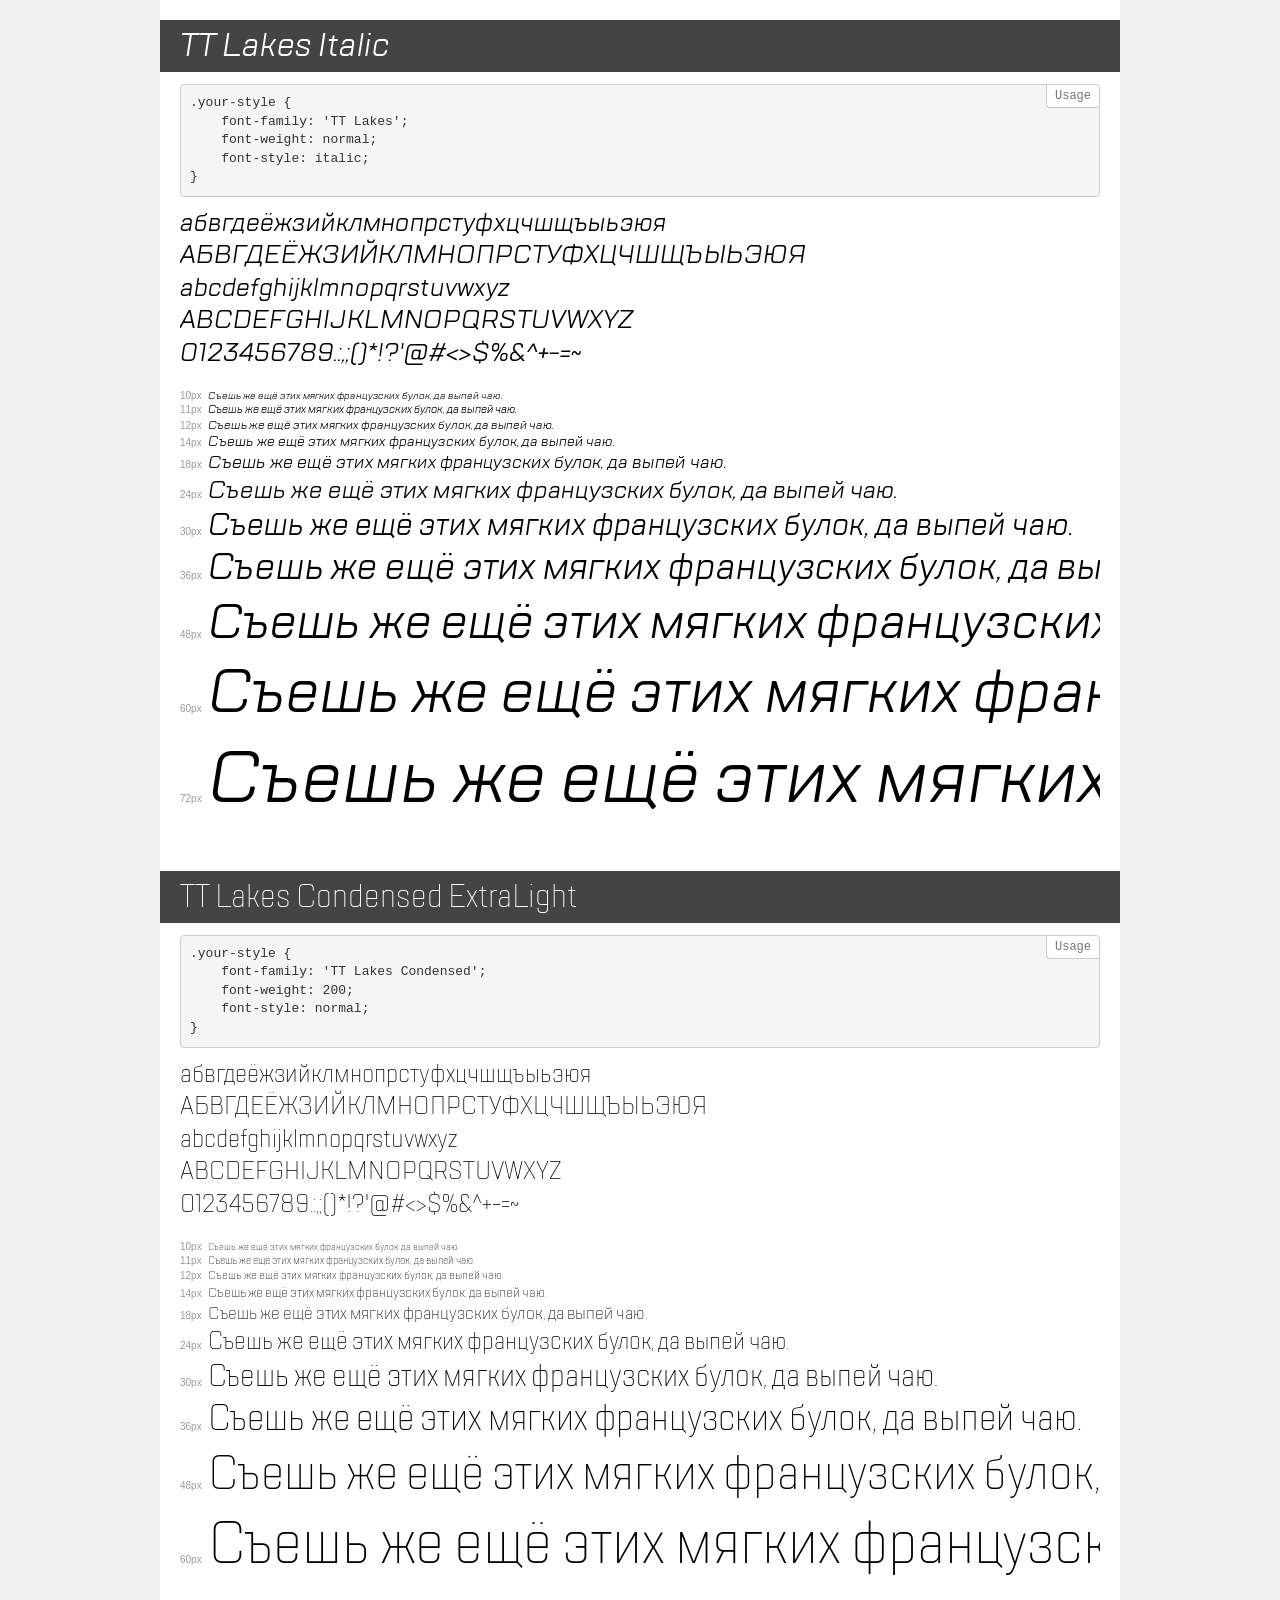
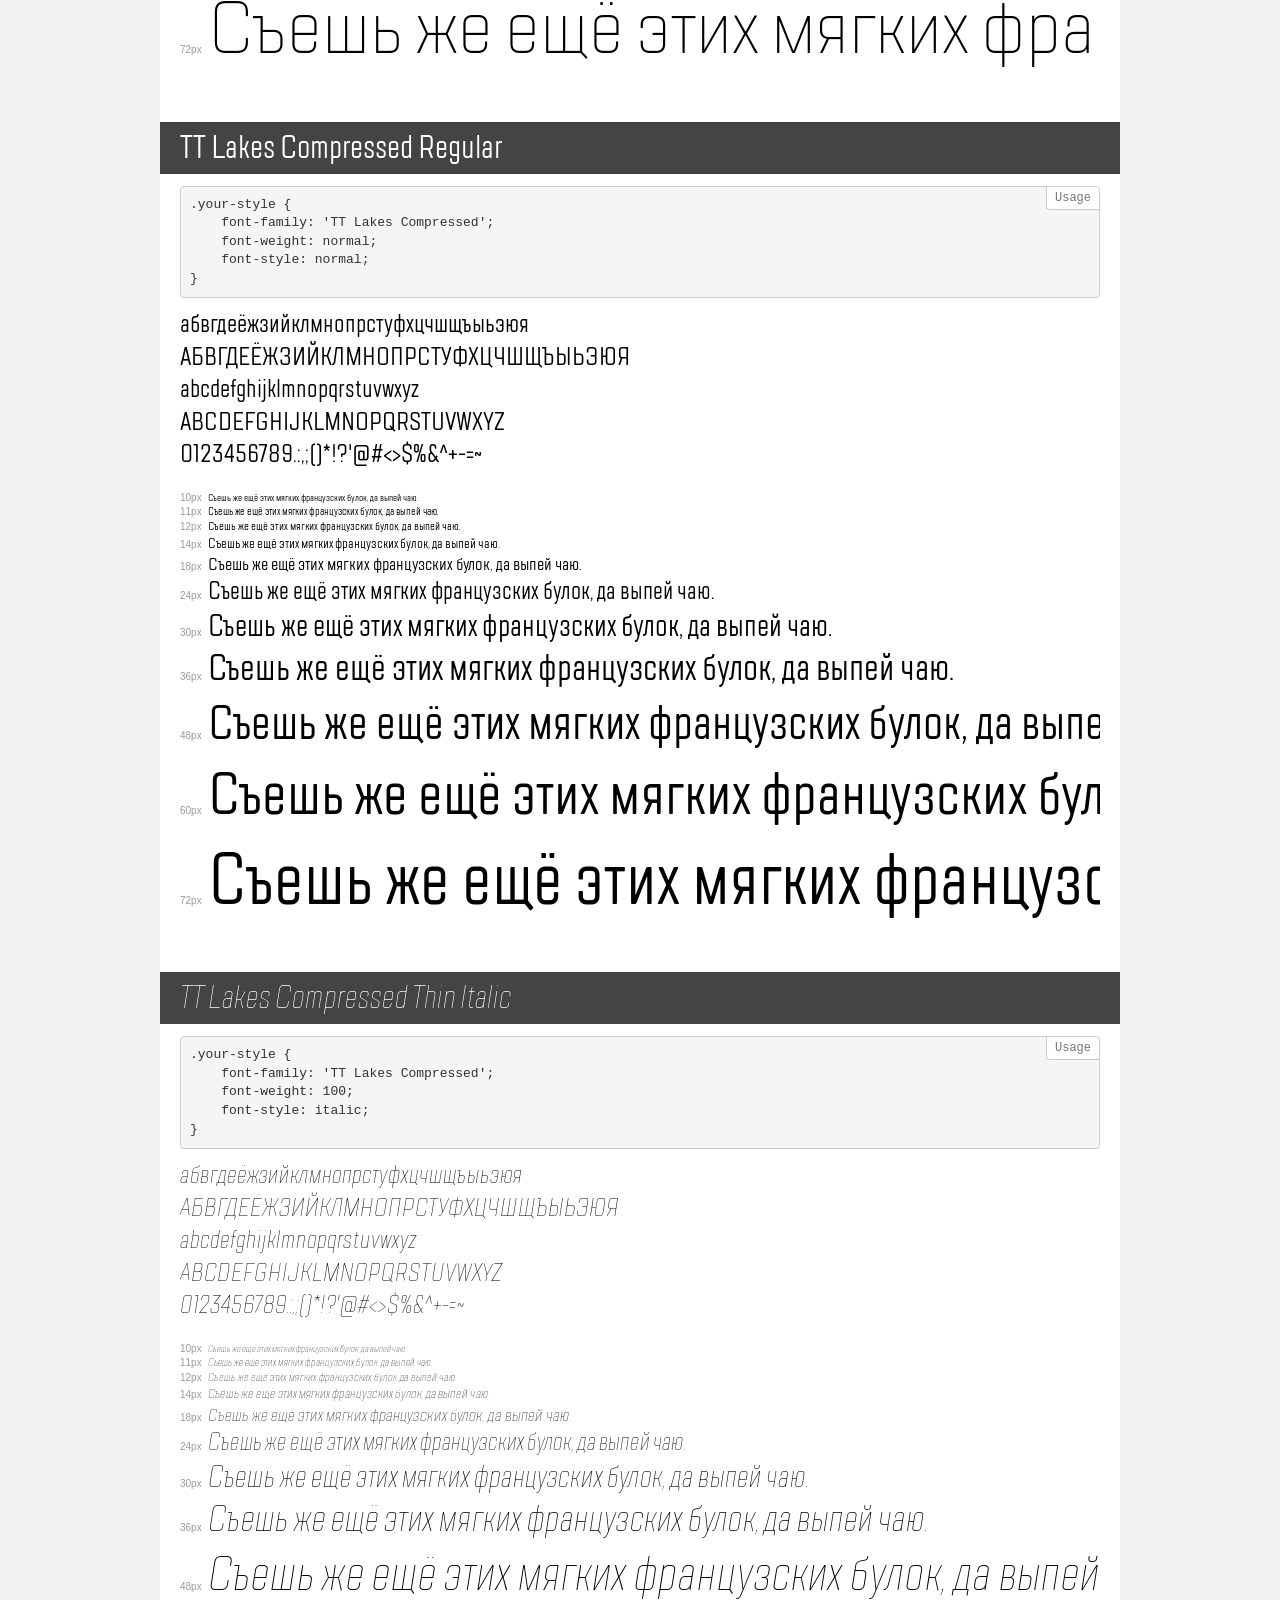
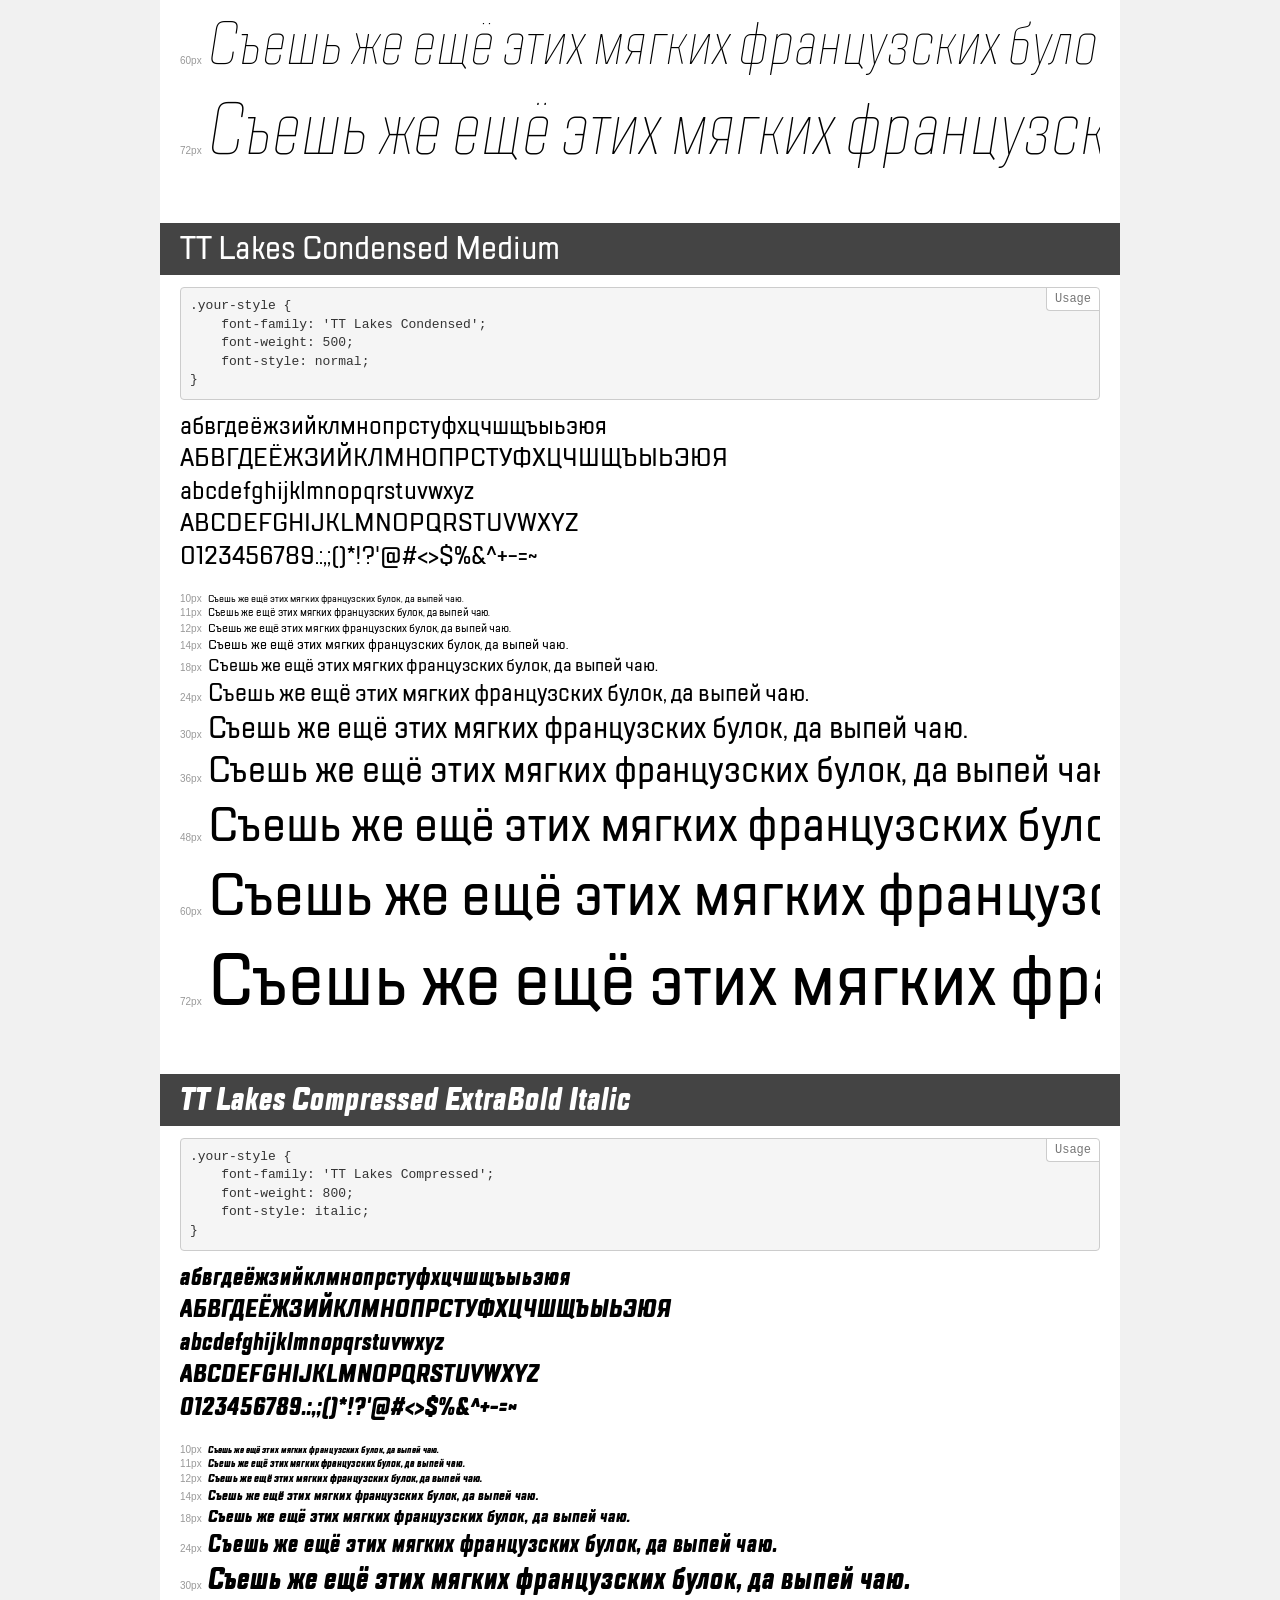
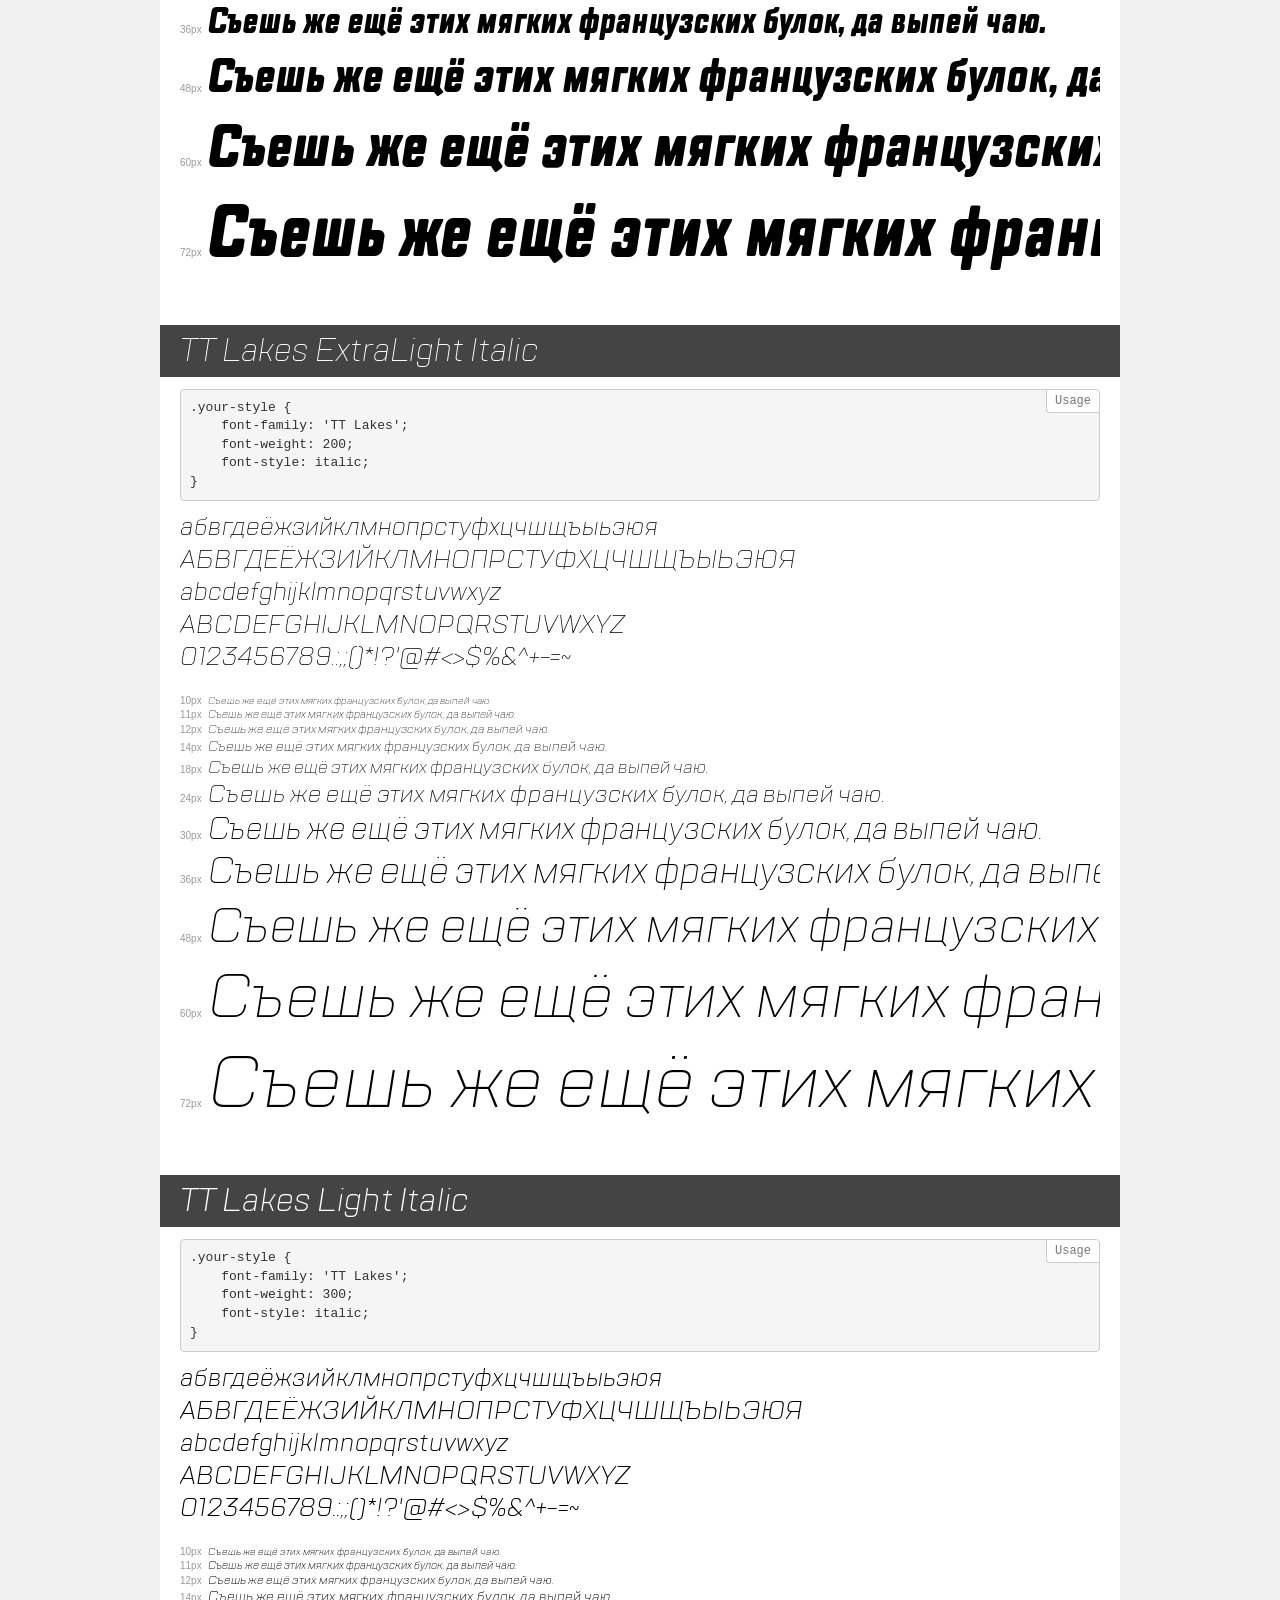
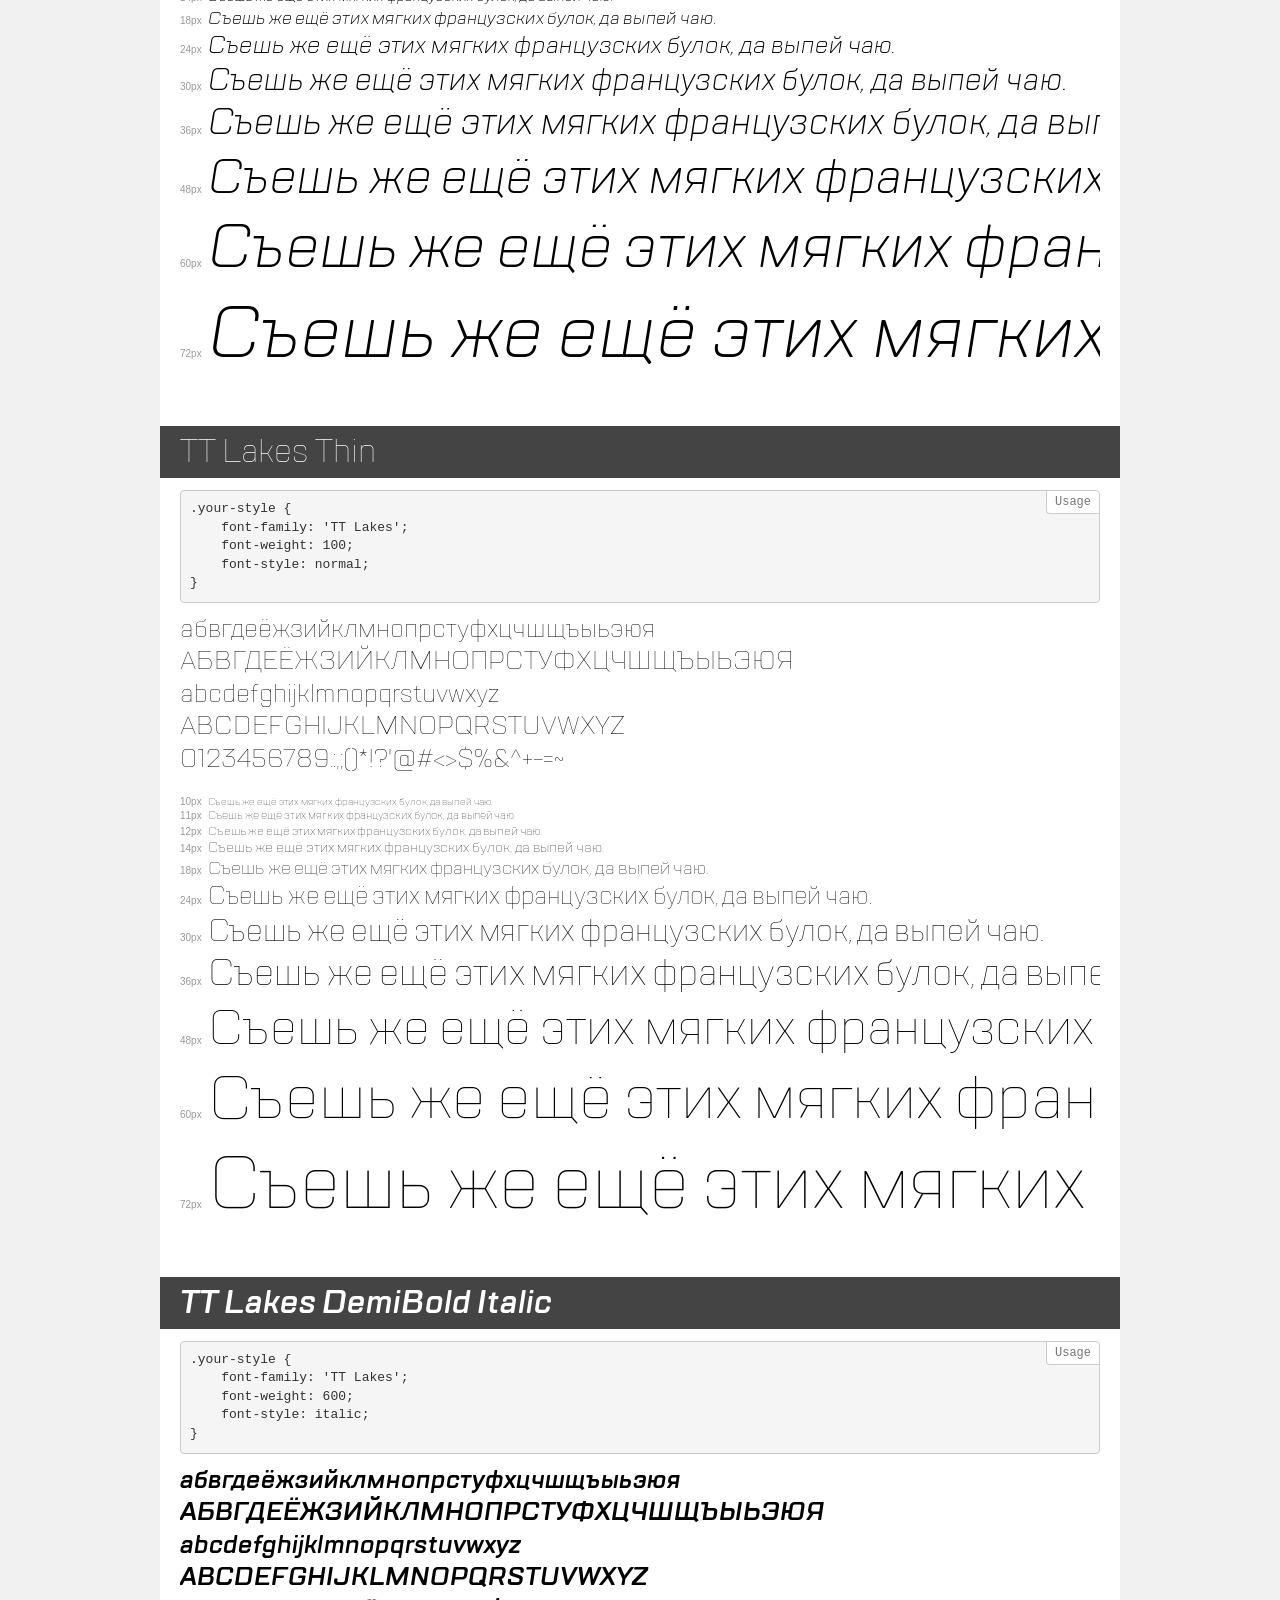
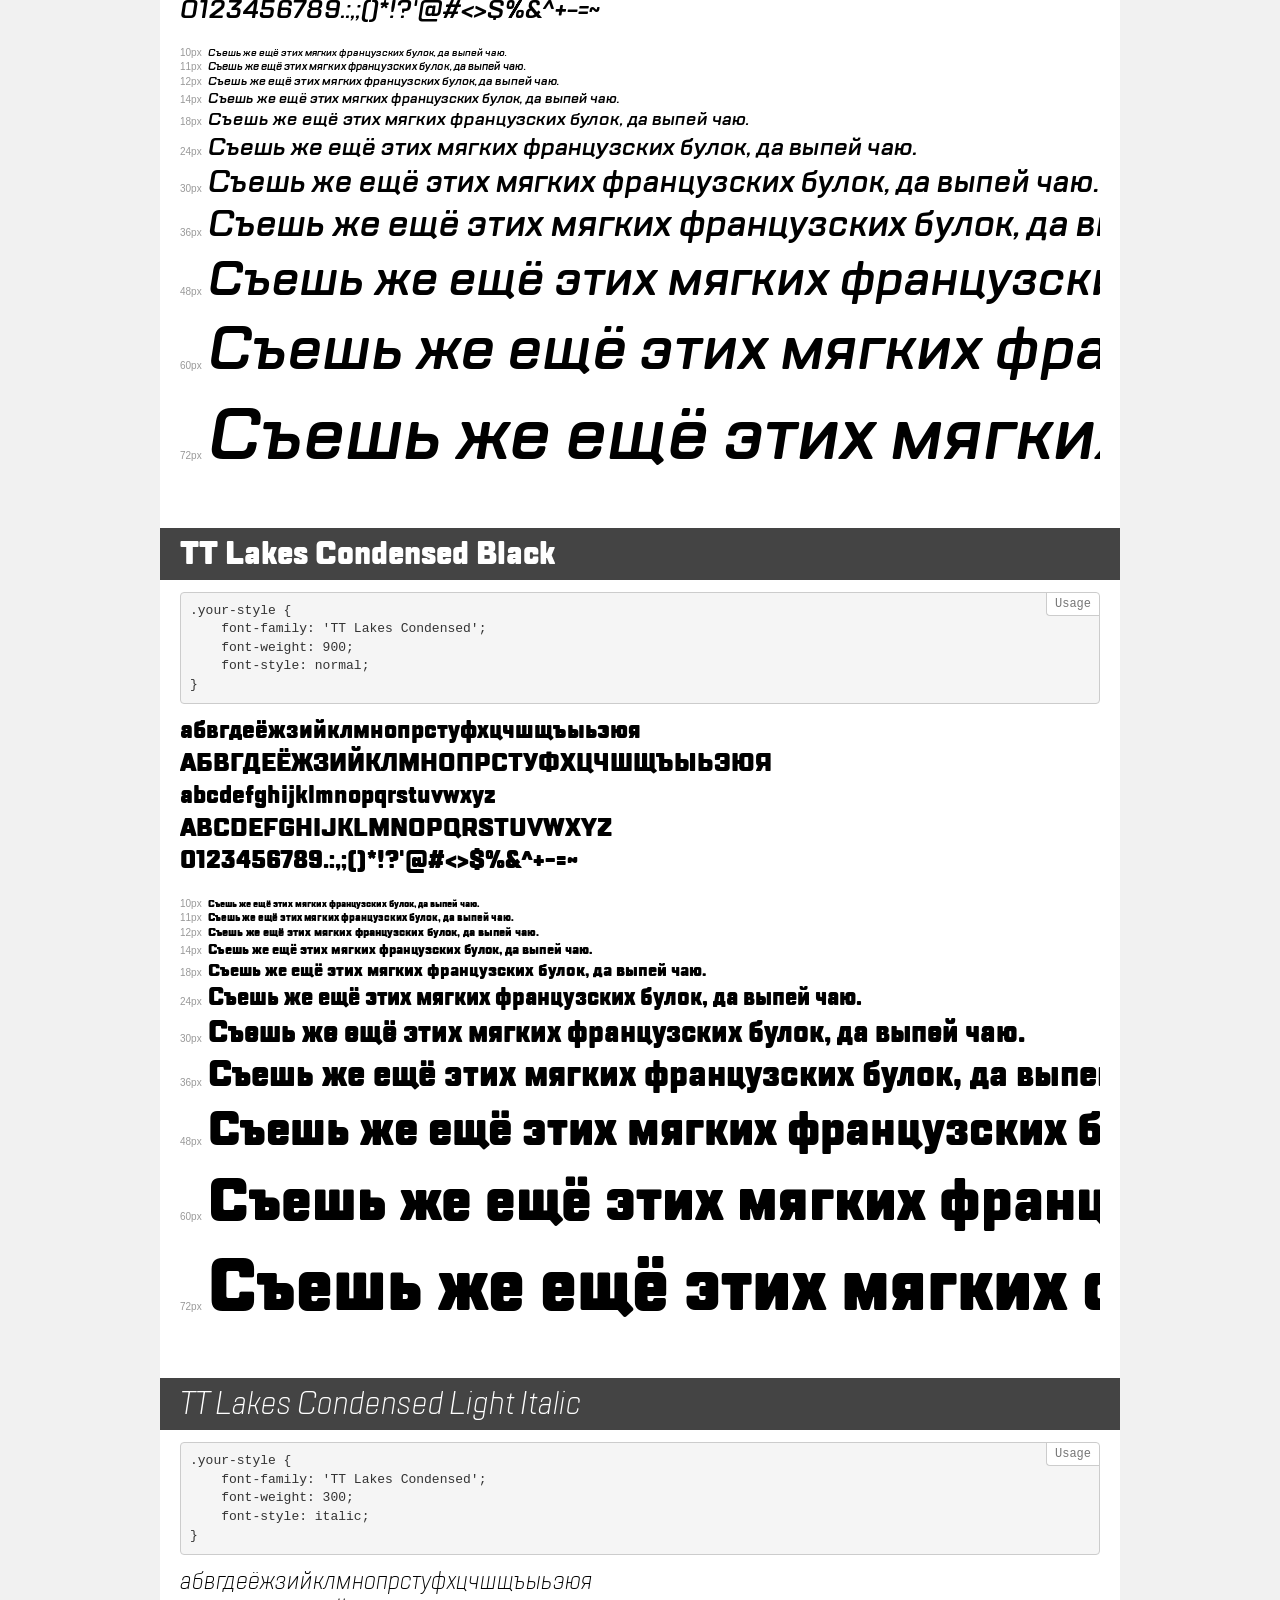
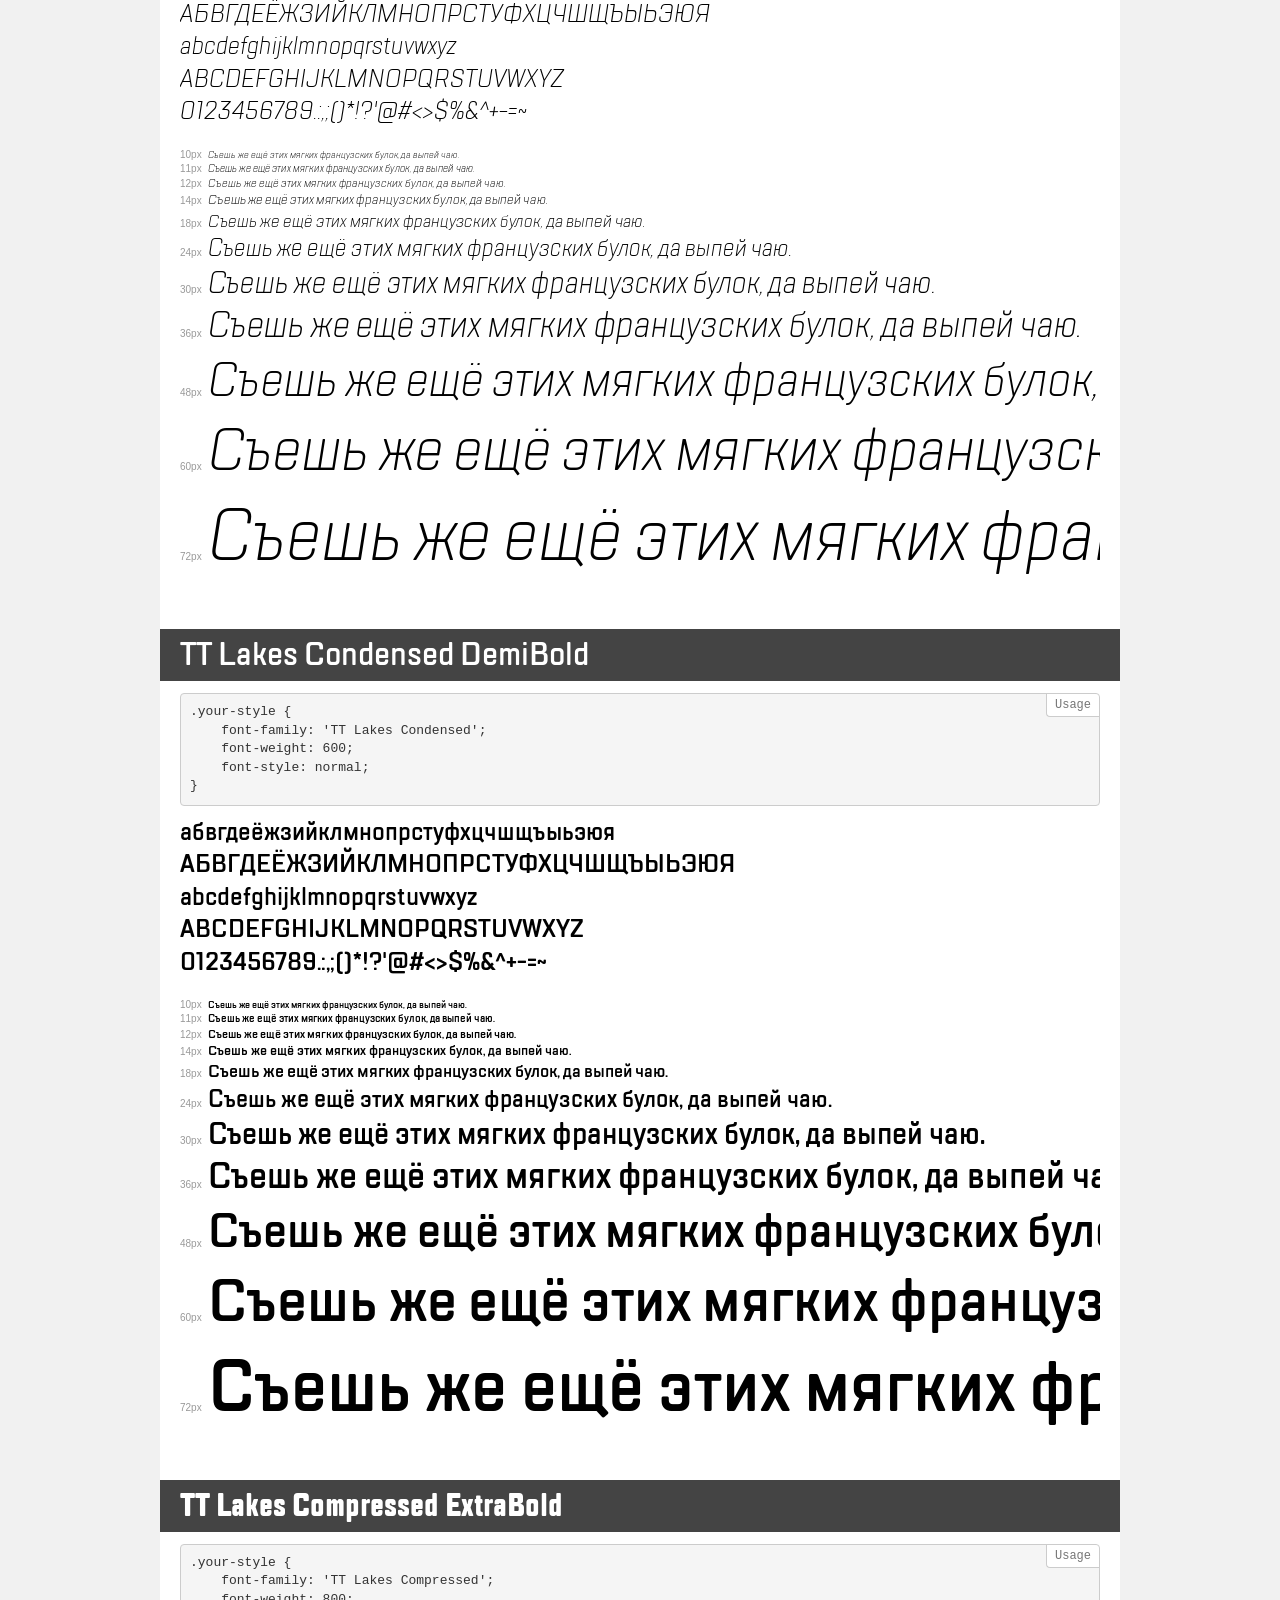
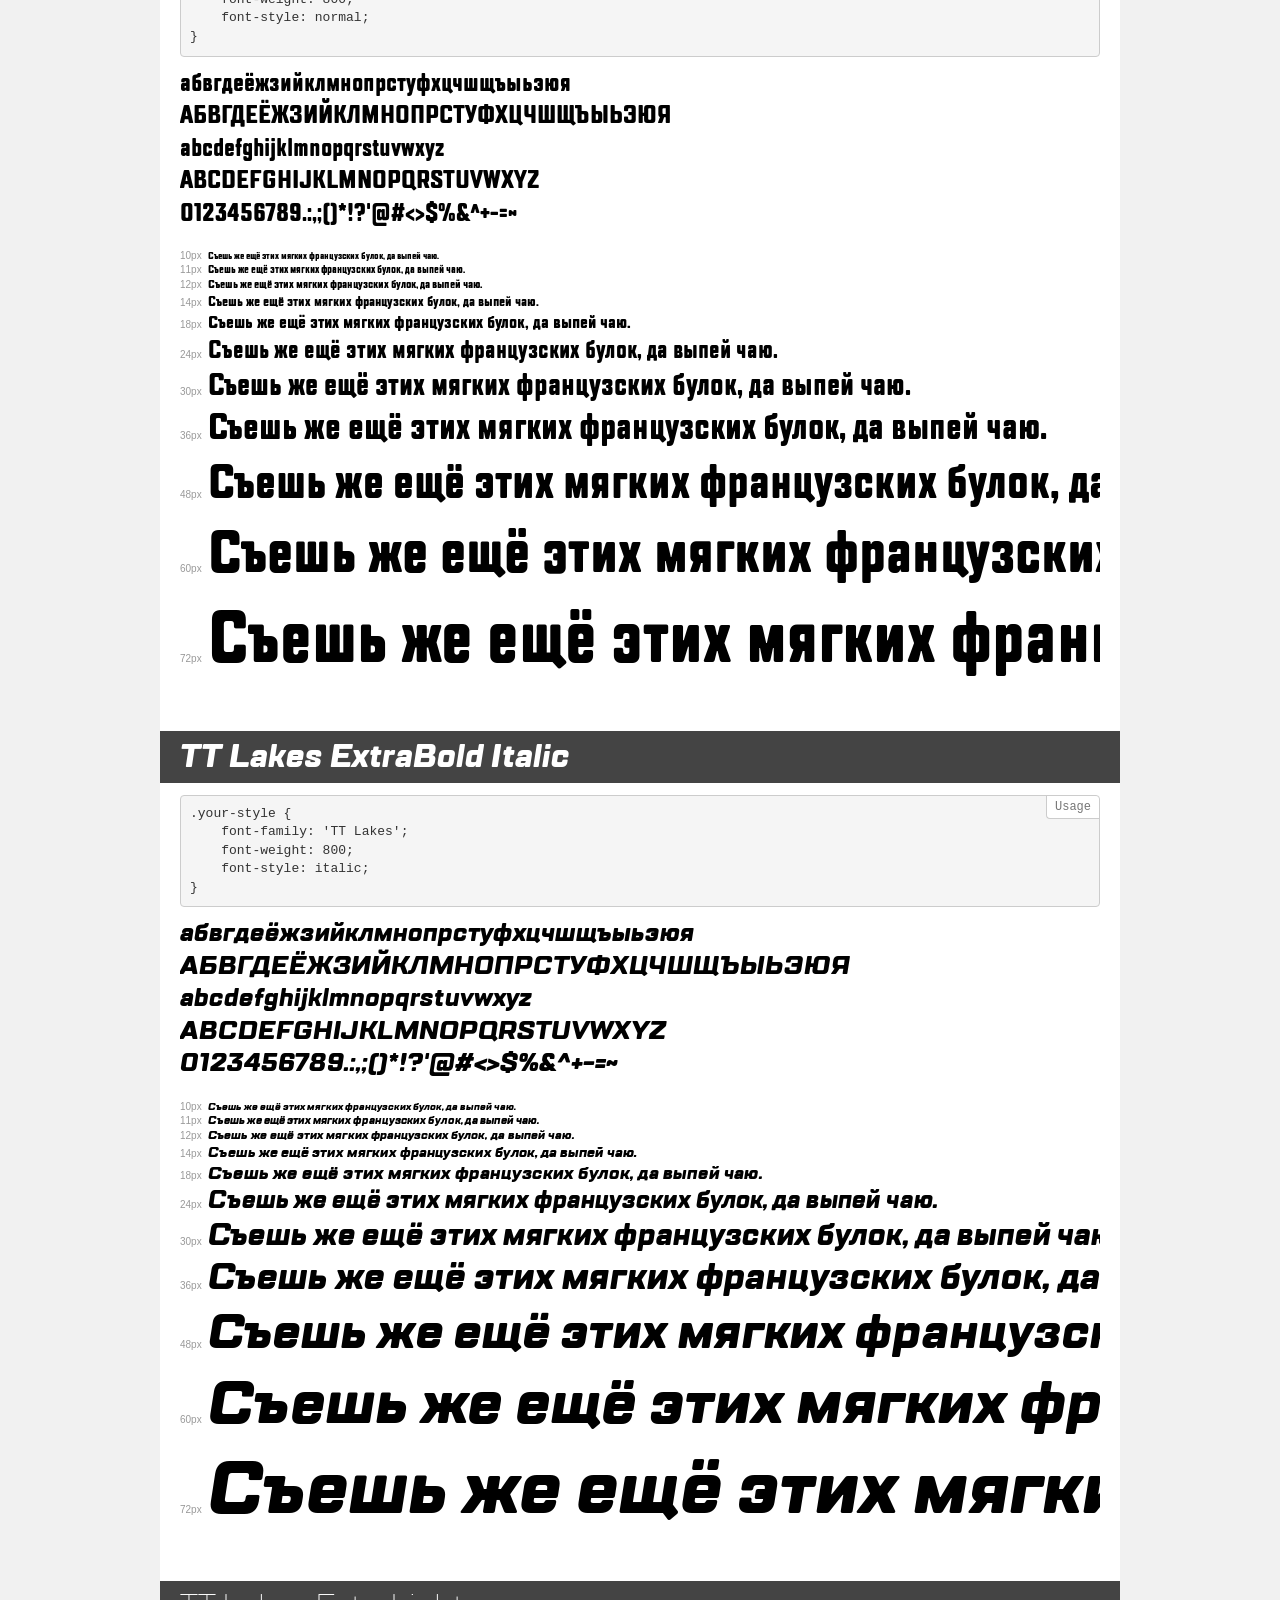
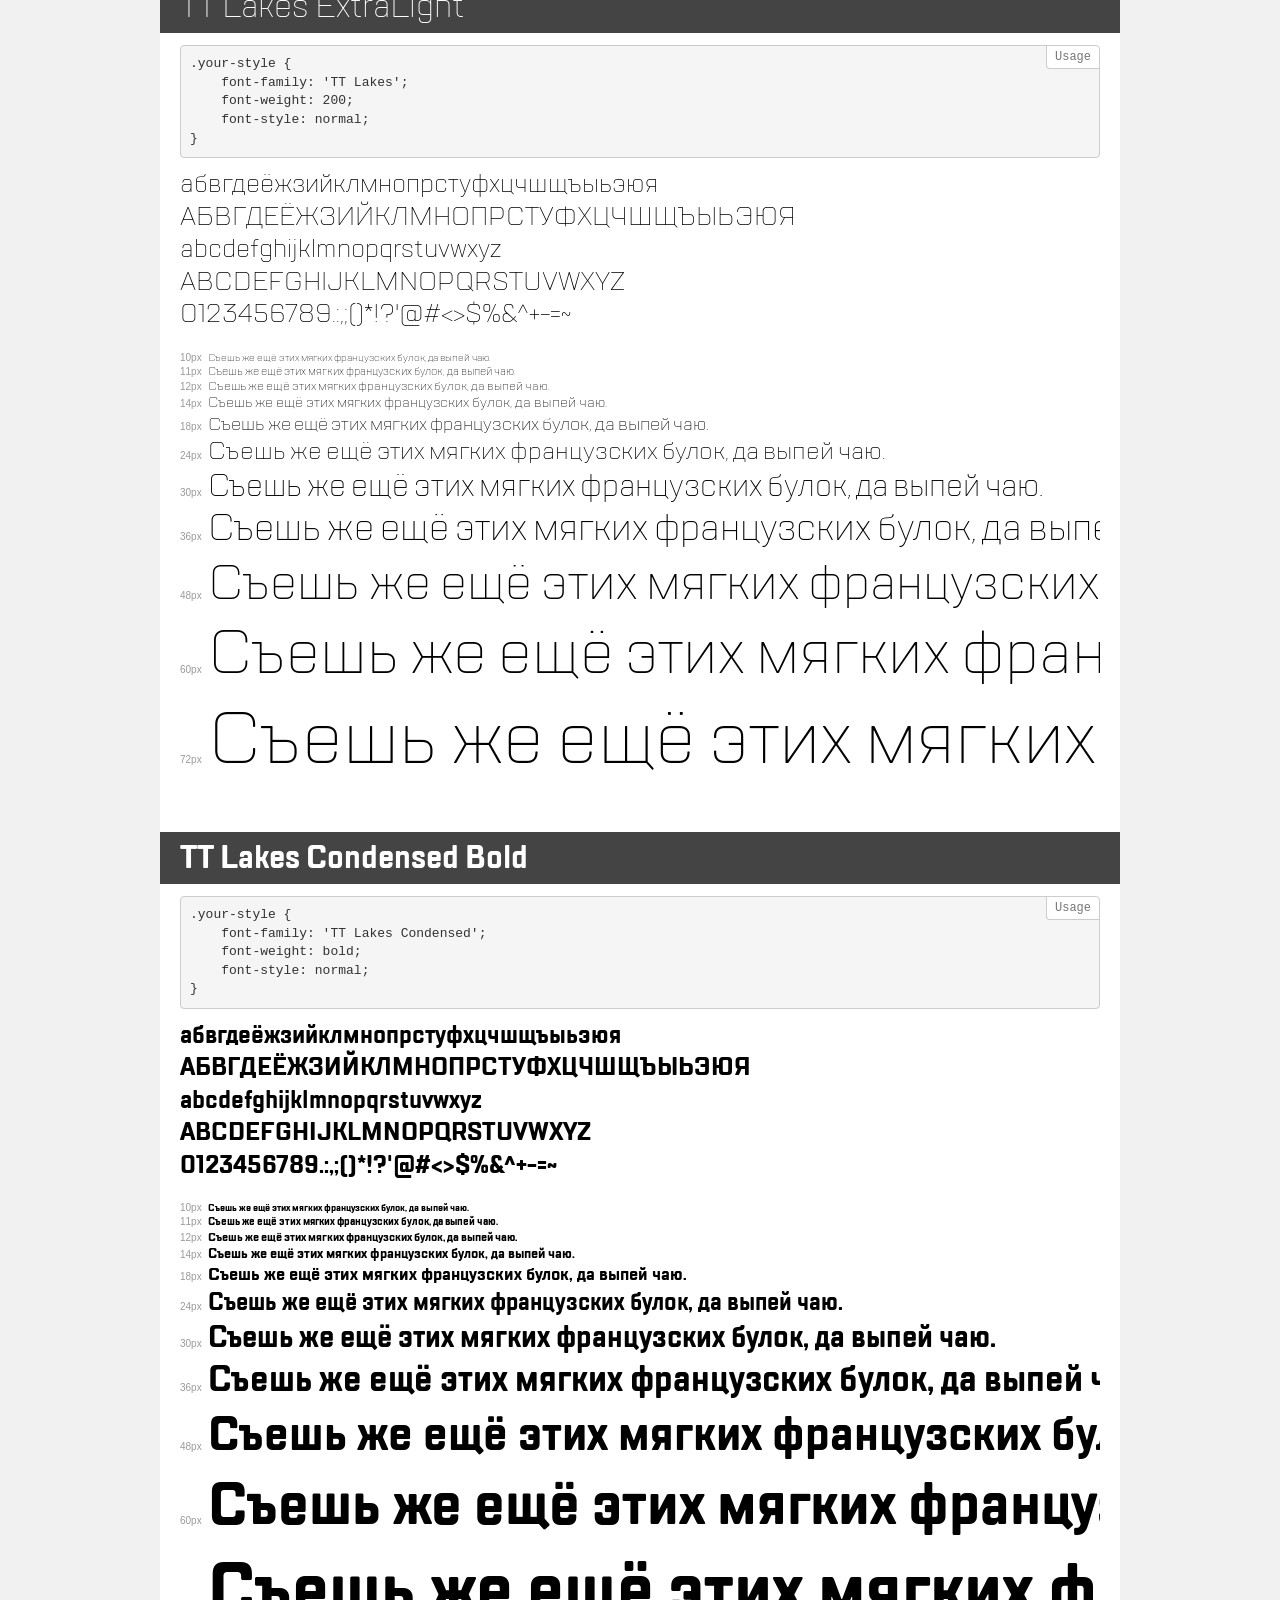
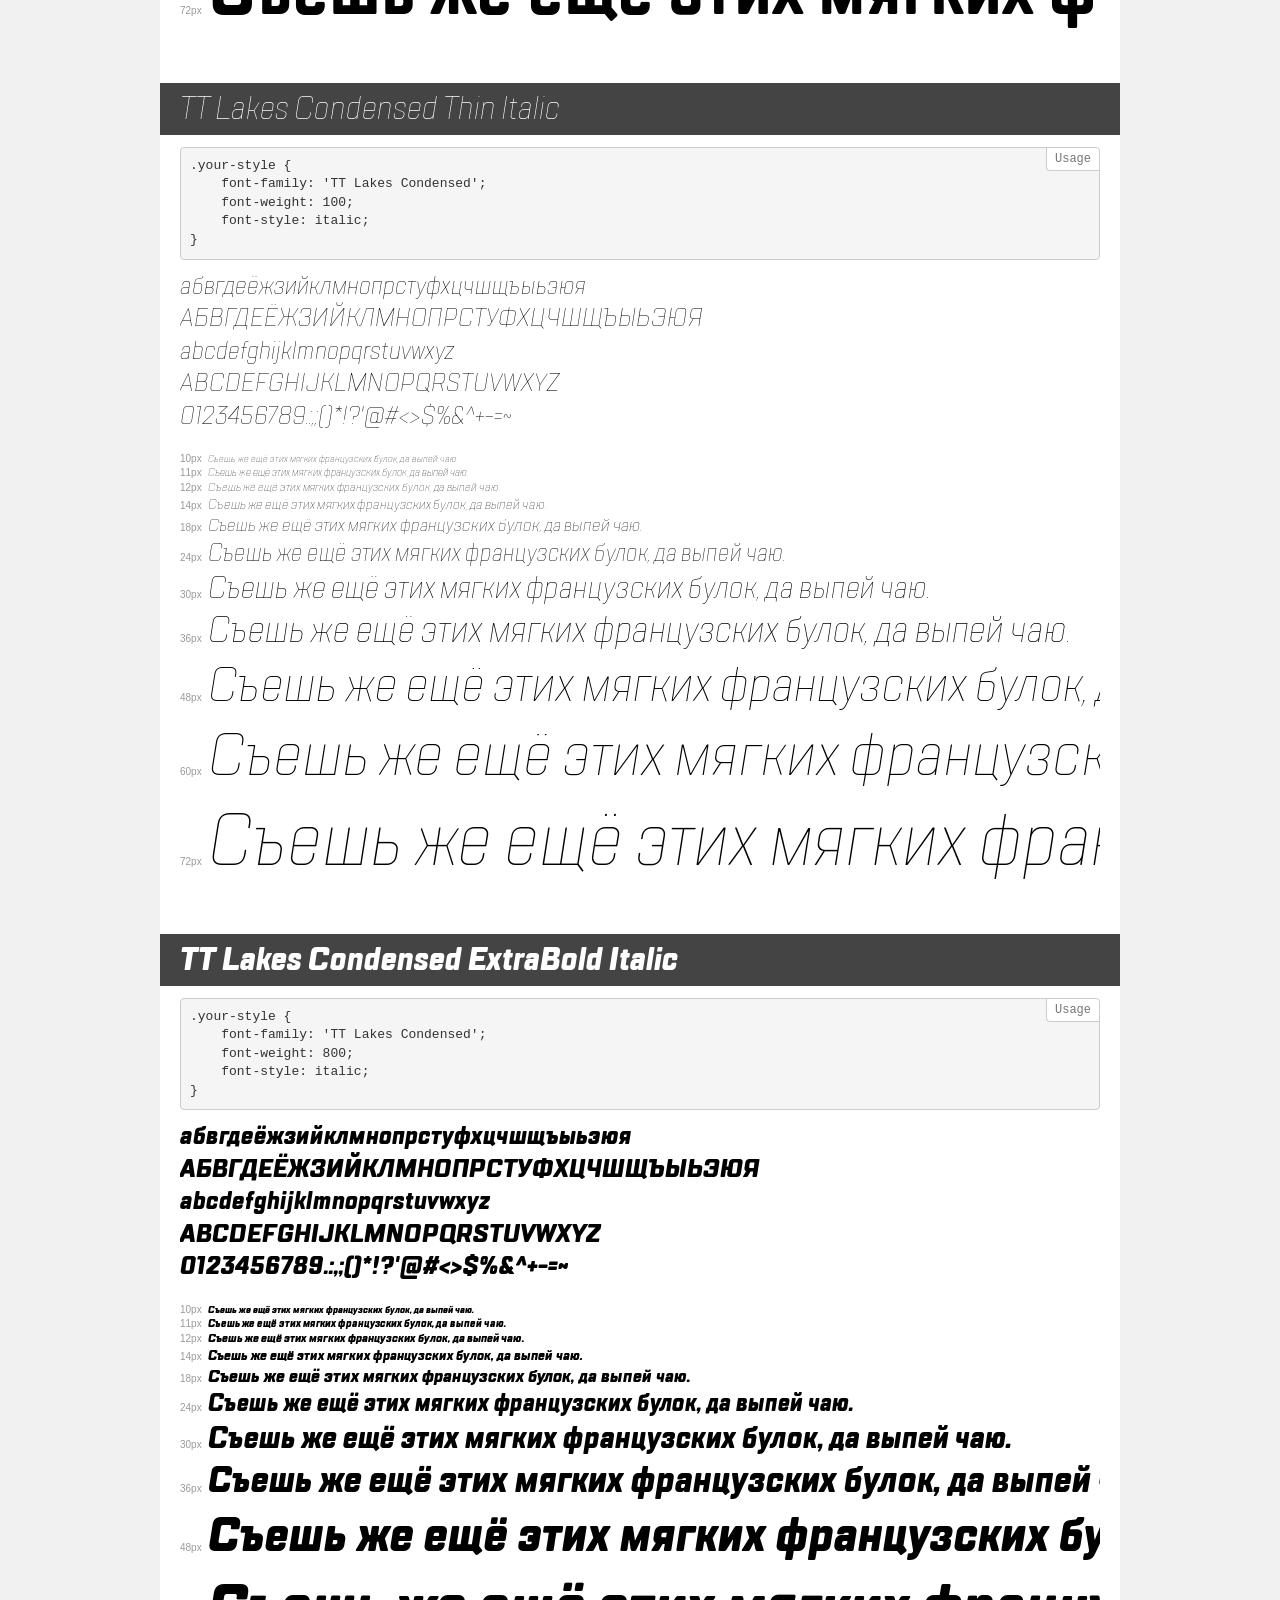
<file: src/fonts/TTLakes/demo.html>
<!DOCTYPE html>
<html>
<head>
    <meta charset="utf-8">
    <meta http-equiv="X-UA-Compatible" content="IE=edge">
    <meta name="viewport" content="width=device-width, initial-scale=1">
    <meta name="robots" content="noindex, noarchive">
    <meta name="format-detection" content="telephone=no">
    <title>Transfonter demo</title>
    <link href="stylesheet.css" rel="stylesheet">
    <style>
        /*
        http://meyerweb.com/eric/tools/css/reset/
        v2.0 | 20110126
        License: none (public domain)
        */
        html, body, div, span, applet, object, iframe,
        h1, h2, h3, h4, h5, h6, p, blockquote, pre,
        a, abbr, acronym, address, big, cite, code,
        del, dfn, em, img, ins, kbd, q, s, samp,
        small, strike, strong, sub, sup, tt, var,
        b, u, i, center,
        dl, dt, dd, ol, ul, li,
        fieldset, form, label, legend,
        table, caption, tbody, tfoot, thead, tr, th, td,
        article, aside, canvas, details, embed,
        figure, figcaption, footer, header, hgroup,
        menu, nav, output, ruby, section, summary,
        time, mark, audio, video {
            margin: 0;
            padding: 0;
            border: 0;
            font-size: 100%;
            font: inherit;
            vertical-align: baseline;
        }
        /* HTML5 display-role reset for older browsers */
        article, aside, details, figcaption, figure,
        footer, header, hgroup, menu, nav, section {
            display: block;
        }
        body {
            line-height: 1;
        }
        ol, ul {
            list-style: none;
        }
        blockquote, q {
            quotes: none;
        }
        blockquote:before, blockquote:after,
        q:before, q:after {
            content: '';
            content: none;
        }
        table {
            border-collapse: collapse;
            border-spacing: 0;
        }
        /* common styles */
        body {
            background: #f1f1f1;
            color: #000;
        }
        .page {
            background: #fff;
            width: 920px;
            margin: 0 auto;
            padding: 20px 20px 0 20px;
            overflow: hidden;
        }
        .font-container {
            overflow-x: auto;
            overflow-y: hidden;
            margin-bottom: 40px;
            line-height: 1.3;
            white-space: nowrap;
            padding-bottom: 5px;
        }
        h1 {
            position: relative;
            background: #444;
            font-size: 32px;
            color: #fff;
            padding: 10px 20px;
            margin: 0 -20px 12px -20px;
        }
        .letters {
            font-size: 25px;
            margin-bottom: 20px;
        }
        .s10:before {
            content: '10px';
        }
        .s11:before {
            content: '11px';
        }
        .s12:before {
            content: '12px';
        }
        .s14:before {
            content: '14px';
        }
        .s18:before {
            content: '18px';
        }
        .s24:before {
            content: '24px';
        }
        .s30:before {
            content: '30px';
        }
        .s36:before {
            content: '36px';
        }
        .s48:before {
            content: '48px';
        }
        .s60:before {
            content: '60px';
        }
        .s72:before {
            content: '72px';
        }
        .s10:before, .s11:before, .s12:before, .s14:before,
        .s18:before, .s24:before, .s30:before, .s36:before,
        .s48:before, .s60:before, .s72:before {
            font-family: Arial, sans-serif;
            font-size: 10px;
            font-weight: normal;
            font-style: normal;
            color: #999;
            padding-right: 6px;
        }
        pre {
            display: block;
            position: relative;
            padding: 9px;
            margin: 0 0 10px;
            font-family: Monaco, Menlo, Consolas, "Courier New", monospace !important;
            font-size: 13px;
            line-height: 1.428571429;
            color: #333;
            font-weight: normal !important;
            font-style: normal !important;
            background-color: #f5f5f5;
            border: 1px solid #ccc;
            overflow-x: auto;
            border-radius: 4px;
        }
        pre:after {
            display: block;
            position: absolute;
            right: 0;
            top: 0;
            content: 'Usage';
            line-height: 1;
            padding: 5px 8px;
            font-size: 12px;
            color: #767676;
            background-color: #fff;
            border: 1px solid #ccc;
            border-right: none;
            border-top: none;
            border-radius: 0 4px 0 4px;
            z-index: 10;
        }
        /* responsive */
        @media (max-width: 959px) {
            .page {
                width: auto;
                margin: 0;
            }
        }
    </style>
</head>
<body>
<div class="page">
    <div class="demo" style="font-family: 'TT Lakes'; font-weight: normal; font-style: italic;">
        <h1>TT Lakes Italic</h1>
        <pre>.your-style {
    font-family: 'TT Lakes';
    font-weight: normal;
    font-style: italic;
}</pre>
        <div class="font-container">
            <p class="letters">
                абвгдеёжзийклмнопрстуфхцчшщъыьэюя<br>
АБВГДЕЁЖЗИЙКЛМНОПРСТУФХЦЧШЩЪЫЬЭЮЯ<br>
abcdefghijklmnopqrstuvwxyz<br>
ABCDEFGHIJKLMNOPQRSTUVWXYZ<br>
                0123456789.:,;()*!?'@#<>$%&^+-=~
            </p>
            <p class="s10" style="font-size: 10px;">Съешь же ещё этих мягких французских булок, да выпей чаю.</p>
            <p class="s11" style="font-size: 11px;">Съешь же ещё этих мягких французских булок, да выпей чаю.</p>
            <p class="s12" style="font-size: 12px;">Съешь же ещё этих мягких французских булок, да выпей чаю.</p>
            <p class="s14" style="font-size: 14px;">Съешь же ещё этих мягких французских булок, да выпей чаю.</p>
            <p class="s18" style="font-size: 18px;">Съешь же ещё этих мягких французских булок, да выпей чаю.</p>
            <p class="s24" style="font-size: 24px;">Съешь же ещё этих мягких французских булок, да выпей чаю.</p>
            <p class="s30" style="font-size: 30px;">Съешь же ещё этих мягких французских булок, да выпей чаю.</p>
            <p class="s36" style="font-size: 36px;">Съешь же ещё этих мягких французских булок, да выпей чаю.</p>
            <p class="s48" style="font-size: 48px;">Съешь же ещё этих мягких французских булок, да выпей чаю.</p>
            <p class="s60" style="font-size: 60px;">Съешь же ещё этих мягких французских булок, да выпей чаю.</p>
            <p class="s72" style="font-size: 72px;">Съешь же ещё этих мягких французских булок, да выпей чаю.</p>
        </div>
    </div>
    <div class="demo" style="font-family: 'TT Lakes Condensed'; font-weight: 200; font-style: normal;">
        <h1>TT Lakes Condensed ExtraLight</h1>
        <pre>.your-style {
    font-family: 'TT Lakes Condensed';
    font-weight: 200;
    font-style: normal;
}</pre>
        <div class="font-container">
            <p class="letters">
                абвгдеёжзийклмнопрстуфхцчшщъыьэюя<br>
АБВГДЕЁЖЗИЙКЛМНОПРСТУФХЦЧШЩЪЫЬЭЮЯ<br>
abcdefghijklmnopqrstuvwxyz<br>
ABCDEFGHIJKLMNOPQRSTUVWXYZ<br>
                0123456789.:,;()*!?'@#<>$%&^+-=~
            </p>
            <p class="s10" style="font-size: 10px;">Съешь же ещё этих мягких французских булок, да выпей чаю.</p>
            <p class="s11" style="font-size: 11px;">Съешь же ещё этих мягких французских булок, да выпей чаю.</p>
            <p class="s12" style="font-size: 12px;">Съешь же ещё этих мягких французских булок, да выпей чаю.</p>
            <p class="s14" style="font-size: 14px;">Съешь же ещё этих мягких французских булок, да выпей чаю.</p>
            <p class="s18" style="font-size: 18px;">Съешь же ещё этих мягких французских булок, да выпей чаю.</p>
            <p class="s24" style="font-size: 24px;">Съешь же ещё этих мягких французских булок, да выпей чаю.</p>
            <p class="s30" style="font-size: 30px;">Съешь же ещё этих мягких французских булок, да выпей чаю.</p>
            <p class="s36" style="font-size: 36px;">Съешь же ещё этих мягких французских булок, да выпей чаю.</p>
            <p class="s48" style="font-size: 48px;">Съешь же ещё этих мягких французских булок, да выпей чаю.</p>
            <p class="s60" style="font-size: 60px;">Съешь же ещё этих мягких французских булок, да выпей чаю.</p>
            <p class="s72" style="font-size: 72px;">Съешь же ещё этих мягких французских булок, да выпей чаю.</p>
        </div>
    </div>
    <div class="demo" style="font-family: 'TT Lakes Compressed'; font-weight: normal; font-style: normal;">
        <h1>TT Lakes Compressed Regular</h1>
        <pre>.your-style {
    font-family: 'TT Lakes Compressed';
    font-weight: normal;
    font-style: normal;
}</pre>
        <div class="font-container">
            <p class="letters">
                абвгдеёжзийклмнопрстуфхцчшщъыьэюя<br>
АБВГДЕЁЖЗИЙКЛМНОПРСТУФХЦЧШЩЪЫЬЭЮЯ<br>
abcdefghijklmnopqrstuvwxyz<br>
ABCDEFGHIJKLMNOPQRSTUVWXYZ<br>
                0123456789.:,;()*!?'@#<>$%&^+-=~
            </p>
            <p class="s10" style="font-size: 10px;">Съешь же ещё этих мягких французских булок, да выпей чаю.</p>
            <p class="s11" style="font-size: 11px;">Съешь же ещё этих мягких французских булок, да выпей чаю.</p>
            <p class="s12" style="font-size: 12px;">Съешь же ещё этих мягких французских булок, да выпей чаю.</p>
            <p class="s14" style="font-size: 14px;">Съешь же ещё этих мягких французских булок, да выпей чаю.</p>
            <p class="s18" style="font-size: 18px;">Съешь же ещё этих мягких французских булок, да выпей чаю.</p>
            <p class="s24" style="font-size: 24px;">Съешь же ещё этих мягких французских булок, да выпей чаю.</p>
            <p class="s30" style="font-size: 30px;">Съешь же ещё этих мягких французских булок, да выпей чаю.</p>
            <p class="s36" style="font-size: 36px;">Съешь же ещё этих мягких французских булок, да выпей чаю.</p>
            <p class="s48" style="font-size: 48px;">Съешь же ещё этих мягких французских булок, да выпей чаю.</p>
            <p class="s60" style="font-size: 60px;">Съешь же ещё этих мягких французских булок, да выпей чаю.</p>
            <p class="s72" style="font-size: 72px;">Съешь же ещё этих мягких французских булок, да выпей чаю.</p>
        </div>
    </div>
    <div class="demo" style="font-family: 'TT Lakes Compressed'; font-weight: 100; font-style: italic;">
        <h1>TT Lakes Compressed Thin Italic</h1>
        <pre>.your-style {
    font-family: 'TT Lakes Compressed';
    font-weight: 100;
    font-style: italic;
}</pre>
        <div class="font-container">
            <p class="letters">
                абвгдеёжзийклмнопрстуфхцчшщъыьэюя<br>
АБВГДЕЁЖЗИЙКЛМНОПРСТУФХЦЧШЩЪЫЬЭЮЯ<br>
abcdefghijklmnopqrstuvwxyz<br>
ABCDEFGHIJKLMNOPQRSTUVWXYZ<br>
                0123456789.:,;()*!?'@#<>$%&^+-=~
            </p>
            <p class="s10" style="font-size: 10px;">Съешь же ещё этих мягких французских булок, да выпей чаю.</p>
            <p class="s11" style="font-size: 11px;">Съешь же ещё этих мягких французских булок, да выпей чаю.</p>
            <p class="s12" style="font-size: 12px;">Съешь же ещё этих мягких французских булок, да выпей чаю.</p>
            <p class="s14" style="font-size: 14px;">Съешь же ещё этих мягких французских булок, да выпей чаю.</p>
            <p class="s18" style="font-size: 18px;">Съешь же ещё этих мягких французских булок, да выпей чаю.</p>
            <p class="s24" style="font-size: 24px;">Съешь же ещё этих мягких французских булок, да выпей чаю.</p>
            <p class="s30" style="font-size: 30px;">Съешь же ещё этих мягких французских булок, да выпей чаю.</p>
            <p class="s36" style="font-size: 36px;">Съешь же ещё этих мягких французских булок, да выпей чаю.</p>
            <p class="s48" style="font-size: 48px;">Съешь же ещё этих мягких французских булок, да выпей чаю.</p>
            <p class="s60" style="font-size: 60px;">Съешь же ещё этих мягких французских булок, да выпей чаю.</p>
            <p class="s72" style="font-size: 72px;">Съешь же ещё этих мягких французских булок, да выпей чаю.</p>
        </div>
    </div>
    <div class="demo" style="font-family: 'TT Lakes Condensed'; font-weight: 500; font-style: normal;">
        <h1>TT Lakes Condensed Medium</h1>
        <pre>.your-style {
    font-family: 'TT Lakes Condensed';
    font-weight: 500;
    font-style: normal;
}</pre>
        <div class="font-container">
            <p class="letters">
                абвгдеёжзийклмнопрстуфхцчшщъыьэюя<br>
АБВГДЕЁЖЗИЙКЛМНОПРСТУФХЦЧШЩЪЫЬЭЮЯ<br>
abcdefghijklmnopqrstuvwxyz<br>
ABCDEFGHIJKLMNOPQRSTUVWXYZ<br>
                0123456789.:,;()*!?'@#<>$%&^+-=~
            </p>
            <p class="s10" style="font-size: 10px;">Съешь же ещё этих мягких французских булок, да выпей чаю.</p>
            <p class="s11" style="font-size: 11px;">Съешь же ещё этих мягких французских булок, да выпей чаю.</p>
            <p class="s12" style="font-size: 12px;">Съешь же ещё этих мягких французских булок, да выпей чаю.</p>
            <p class="s14" style="font-size: 14px;">Съешь же ещё этих мягких французских булок, да выпей чаю.</p>
            <p class="s18" style="font-size: 18px;">Съешь же ещё этих мягких французских булок, да выпей чаю.</p>
            <p class="s24" style="font-size: 24px;">Съешь же ещё этих мягких французских булок, да выпей чаю.</p>
            <p class="s30" style="font-size: 30px;">Съешь же ещё этих мягких французских булок, да выпей чаю.</p>
            <p class="s36" style="font-size: 36px;">Съешь же ещё этих мягких французских булок, да выпей чаю.</p>
            <p class="s48" style="font-size: 48px;">Съешь же ещё этих мягких французских булок, да выпей чаю.</p>
            <p class="s60" style="font-size: 60px;">Съешь же ещё этих мягких французских булок, да выпей чаю.</p>
            <p class="s72" style="font-size: 72px;">Съешь же ещё этих мягких французских булок, да выпей чаю.</p>
        </div>
    </div>
    <div class="demo" style="font-family: 'TT Lakes Compressed'; font-weight: 800; font-style: italic;">
        <h1>TT Lakes Compressed ExtraBold Italic</h1>
        <pre>.your-style {
    font-family: 'TT Lakes Compressed';
    font-weight: 800;
    font-style: italic;
}</pre>
        <div class="font-container">
            <p class="letters">
                абвгдеёжзийклмнопрстуфхцчшщъыьэюя<br>
АБВГДЕЁЖЗИЙКЛМНОПРСТУФХЦЧШЩЪЫЬЭЮЯ<br>
abcdefghijklmnopqrstuvwxyz<br>
ABCDEFGHIJKLMNOPQRSTUVWXYZ<br>
                0123456789.:,;()*!?'@#<>$%&^+-=~
            </p>
            <p class="s10" style="font-size: 10px;">Съешь же ещё этих мягких французских булок, да выпей чаю.</p>
            <p class="s11" style="font-size: 11px;">Съешь же ещё этих мягких французских булок, да выпей чаю.</p>
            <p class="s12" style="font-size: 12px;">Съешь же ещё этих мягких французских булок, да выпей чаю.</p>
            <p class="s14" style="font-size: 14px;">Съешь же ещё этих мягких французских булок, да выпей чаю.</p>
            <p class="s18" style="font-size: 18px;">Съешь же ещё этих мягких французских булок, да выпей чаю.</p>
            <p class="s24" style="font-size: 24px;">Съешь же ещё этих мягких французских булок, да выпей чаю.</p>
            <p class="s30" style="font-size: 30px;">Съешь же ещё этих мягких французских булок, да выпей чаю.</p>
            <p class="s36" style="font-size: 36px;">Съешь же ещё этих мягких французских булок, да выпей чаю.</p>
            <p class="s48" style="font-size: 48px;">Съешь же ещё этих мягких французских булок, да выпей чаю.</p>
            <p class="s60" style="font-size: 60px;">Съешь же ещё этих мягких французских булок, да выпей чаю.</p>
            <p class="s72" style="font-size: 72px;">Съешь же ещё этих мягких французских булок, да выпей чаю.</p>
        </div>
    </div>
    <div class="demo" style="font-family: 'TT Lakes'; font-weight: 200; font-style: italic;">
        <h1>TT Lakes ExtraLight Italic</h1>
        <pre>.your-style {
    font-family: 'TT Lakes';
    font-weight: 200;
    font-style: italic;
}</pre>
        <div class="font-container">
            <p class="letters">
                абвгдеёжзийклмнопрстуфхцчшщъыьэюя<br>
АБВГДЕЁЖЗИЙКЛМНОПРСТУФХЦЧШЩЪЫЬЭЮЯ<br>
abcdefghijklmnopqrstuvwxyz<br>
ABCDEFGHIJKLMNOPQRSTUVWXYZ<br>
                0123456789.:,;()*!?'@#<>$%&^+-=~
            </p>
            <p class="s10" style="font-size: 10px;">Съешь же ещё этих мягких французских булок, да выпей чаю.</p>
            <p class="s11" style="font-size: 11px;">Съешь же ещё этих мягких французских булок, да выпей чаю.</p>
            <p class="s12" style="font-size: 12px;">Съешь же ещё этих мягких французских булок, да выпей чаю.</p>
            <p class="s14" style="font-size: 14px;">Съешь же ещё этих мягких французских булок, да выпей чаю.</p>
            <p class="s18" style="font-size: 18px;">Съешь же ещё этих мягких французских булок, да выпей чаю.</p>
            <p class="s24" style="font-size: 24px;">Съешь же ещё этих мягких французских булок, да выпей чаю.</p>
            <p class="s30" style="font-size: 30px;">Съешь же ещё этих мягких французских булок, да выпей чаю.</p>
            <p class="s36" style="font-size: 36px;">Съешь же ещё этих мягких французских булок, да выпей чаю.</p>
            <p class="s48" style="font-size: 48px;">Съешь же ещё этих мягких французских булок, да выпей чаю.</p>
            <p class="s60" style="font-size: 60px;">Съешь же ещё этих мягких французских булок, да выпей чаю.</p>
            <p class="s72" style="font-size: 72px;">Съешь же ещё этих мягких французских булок, да выпей чаю.</p>
        </div>
    </div>
    <div class="demo" style="font-family: 'TT Lakes'; font-weight: 300; font-style: italic;">
        <h1>TT Lakes Light Italic</h1>
        <pre>.your-style {
    font-family: 'TT Lakes';
    font-weight: 300;
    font-style: italic;
}</pre>
        <div class="font-container">
            <p class="letters">
                абвгдеёжзийклмнопрстуфхцчшщъыьэюя<br>
АБВГДЕЁЖЗИЙКЛМНОПРСТУФХЦЧШЩЪЫЬЭЮЯ<br>
abcdefghijklmnopqrstuvwxyz<br>
ABCDEFGHIJKLMNOPQRSTUVWXYZ<br>
                0123456789.:,;()*!?'@#<>$%&^+-=~
            </p>
            <p class="s10" style="font-size: 10px;">Съешь же ещё этих мягких французских булок, да выпей чаю.</p>
            <p class="s11" style="font-size: 11px;">Съешь же ещё этих мягких французских булок, да выпей чаю.</p>
            <p class="s12" style="font-size: 12px;">Съешь же ещё этих мягких французских булок, да выпей чаю.</p>
            <p class="s14" style="font-size: 14px;">Съешь же ещё этих мягких французских булок, да выпей чаю.</p>
            <p class="s18" style="font-size: 18px;">Съешь же ещё этих мягких французских булок, да выпей чаю.</p>
            <p class="s24" style="font-size: 24px;">Съешь же ещё этих мягких французских булок, да выпей чаю.</p>
            <p class="s30" style="font-size: 30px;">Съешь же ещё этих мягких французских булок, да выпей чаю.</p>
            <p class="s36" style="font-size: 36px;">Съешь же ещё этих мягких французских булок, да выпей чаю.</p>
            <p class="s48" style="font-size: 48px;">Съешь же ещё этих мягких французских булок, да выпей чаю.</p>
            <p class="s60" style="font-size: 60px;">Съешь же ещё этих мягких французских булок, да выпей чаю.</p>
            <p class="s72" style="font-size: 72px;">Съешь же ещё этих мягких французских булок, да выпей чаю.</p>
        </div>
    </div>
    <div class="demo" style="font-family: 'TT Lakes'; font-weight: 100; font-style: normal;">
        <h1>TT Lakes Thin</h1>
        <pre>.your-style {
    font-family: 'TT Lakes';
    font-weight: 100;
    font-style: normal;
}</pre>
        <div class="font-container">
            <p class="letters">
                абвгдеёжзийклмнопрстуфхцчшщъыьэюя<br>
АБВГДЕЁЖЗИЙКЛМНОПРСТУФХЦЧШЩЪЫЬЭЮЯ<br>
abcdefghijklmnopqrstuvwxyz<br>
ABCDEFGHIJKLMNOPQRSTUVWXYZ<br>
                0123456789.:,;()*!?'@#<>$%&^+-=~
            </p>
            <p class="s10" style="font-size: 10px;">Съешь же ещё этих мягких французских булок, да выпей чаю.</p>
            <p class="s11" style="font-size: 11px;">Съешь же ещё этих мягких французских булок, да выпей чаю.</p>
            <p class="s12" style="font-size: 12px;">Съешь же ещё этих мягких французских булок, да выпей чаю.</p>
            <p class="s14" style="font-size: 14px;">Съешь же ещё этих мягких французских булок, да выпей чаю.</p>
            <p class="s18" style="font-size: 18px;">Съешь же ещё этих мягких французских булок, да выпей чаю.</p>
            <p class="s24" style="font-size: 24px;">Съешь же ещё этих мягких французских булок, да выпей чаю.</p>
            <p class="s30" style="font-size: 30px;">Съешь же ещё этих мягких французских булок, да выпей чаю.</p>
            <p class="s36" style="font-size: 36px;">Съешь же ещё этих мягких французских булок, да выпей чаю.</p>
            <p class="s48" style="font-size: 48px;">Съешь же ещё этих мягких французских булок, да выпей чаю.</p>
            <p class="s60" style="font-size: 60px;">Съешь же ещё этих мягких французских булок, да выпей чаю.</p>
            <p class="s72" style="font-size: 72px;">Съешь же ещё этих мягких французских булок, да выпей чаю.</p>
        </div>
    </div>
    <div class="demo" style="font-family: 'TT Lakes'; font-weight: 600; font-style: italic;">
        <h1>TT Lakes DemiBold Italic</h1>
        <pre>.your-style {
    font-family: 'TT Lakes';
    font-weight: 600;
    font-style: italic;
}</pre>
        <div class="font-container">
            <p class="letters">
                абвгдеёжзийклмнопрстуфхцчшщъыьэюя<br>
АБВГДЕЁЖЗИЙКЛМНОПРСТУФХЦЧШЩЪЫЬЭЮЯ<br>
abcdefghijklmnopqrstuvwxyz<br>
ABCDEFGHIJKLMNOPQRSTUVWXYZ<br>
                0123456789.:,;()*!?'@#<>$%&^+-=~
            </p>
            <p class="s10" style="font-size: 10px;">Съешь же ещё этих мягких французских булок, да выпей чаю.</p>
            <p class="s11" style="font-size: 11px;">Съешь же ещё этих мягких французских булок, да выпей чаю.</p>
            <p class="s12" style="font-size: 12px;">Съешь же ещё этих мягких французских булок, да выпей чаю.</p>
            <p class="s14" style="font-size: 14px;">Съешь же ещё этих мягких французских булок, да выпей чаю.</p>
            <p class="s18" style="font-size: 18px;">Съешь же ещё этих мягких французских булок, да выпей чаю.</p>
            <p class="s24" style="font-size: 24px;">Съешь же ещё этих мягких французских булок, да выпей чаю.</p>
            <p class="s30" style="font-size: 30px;">Съешь же ещё этих мягких французских булок, да выпей чаю.</p>
            <p class="s36" style="font-size: 36px;">Съешь же ещё этих мягких французских булок, да выпей чаю.</p>
            <p class="s48" style="font-size: 48px;">Съешь же ещё этих мягких французских булок, да выпей чаю.</p>
            <p class="s60" style="font-size: 60px;">Съешь же ещё этих мягких французских булок, да выпей чаю.</p>
            <p class="s72" style="font-size: 72px;">Съешь же ещё этих мягких французских булок, да выпей чаю.</p>
        </div>
    </div>
    <div class="demo" style="font-family: 'TT Lakes Condensed'; font-weight: 900; font-style: normal;">
        <h1>TT Lakes Condensed Black</h1>
        <pre>.your-style {
    font-family: 'TT Lakes Condensed';
    font-weight: 900;
    font-style: normal;
}</pre>
        <div class="font-container">
            <p class="letters">
                абвгдеёжзийклмнопрстуфхцчшщъыьэюя<br>
АБВГДЕЁЖЗИЙКЛМНОПРСТУФХЦЧШЩЪЫЬЭЮЯ<br>
abcdefghijklmnopqrstuvwxyz<br>
ABCDEFGHIJKLMNOPQRSTUVWXYZ<br>
                0123456789.:,;()*!?'@#<>$%&^+-=~
            </p>
            <p class="s10" style="font-size: 10px;">Съешь же ещё этих мягких французских булок, да выпей чаю.</p>
            <p class="s11" style="font-size: 11px;">Съешь же ещё этих мягких французских булок, да выпей чаю.</p>
            <p class="s12" style="font-size: 12px;">Съешь же ещё этих мягких французских булок, да выпей чаю.</p>
            <p class="s14" style="font-size: 14px;">Съешь же ещё этих мягких французских булок, да выпей чаю.</p>
            <p class="s18" style="font-size: 18px;">Съешь же ещё этих мягких французских булок, да выпей чаю.</p>
            <p class="s24" style="font-size: 24px;">Съешь же ещё этих мягких французских булок, да выпей чаю.</p>
            <p class="s30" style="font-size: 30px;">Съешь же ещё этих мягких французских булок, да выпей чаю.</p>
            <p class="s36" style="font-size: 36px;">Съешь же ещё этих мягких французских булок, да выпей чаю.</p>
            <p class="s48" style="font-size: 48px;">Съешь же ещё этих мягких французских булок, да выпей чаю.</p>
            <p class="s60" style="font-size: 60px;">Съешь же ещё этих мягких французских булок, да выпей чаю.</p>
            <p class="s72" style="font-size: 72px;">Съешь же ещё этих мягких французских булок, да выпей чаю.</p>
        </div>
    </div>
    <div class="demo" style="font-family: 'TT Lakes Condensed'; font-weight: 300; font-style: italic;">
        <h1>TT Lakes Condensed Light Italic</h1>
        <pre>.your-style {
    font-family: 'TT Lakes Condensed';
    font-weight: 300;
    font-style: italic;
}</pre>
        <div class="font-container">
            <p class="letters">
                абвгдеёжзийклмнопрстуфхцчшщъыьэюя<br>
АБВГДЕЁЖЗИЙКЛМНОПРСТУФХЦЧШЩЪЫЬЭЮЯ<br>
abcdefghijklmnopqrstuvwxyz<br>
ABCDEFGHIJKLMNOPQRSTUVWXYZ<br>
                0123456789.:,;()*!?'@#<>$%&^+-=~
            </p>
            <p class="s10" style="font-size: 10px;">Съешь же ещё этих мягких французских булок, да выпей чаю.</p>
            <p class="s11" style="font-size: 11px;">Съешь же ещё этих мягких французских булок, да выпей чаю.</p>
            <p class="s12" style="font-size: 12px;">Съешь же ещё этих мягких французских булок, да выпей чаю.</p>
            <p class="s14" style="font-size: 14px;">Съешь же ещё этих мягких французских булок, да выпей чаю.</p>
            <p class="s18" style="font-size: 18px;">Съешь же ещё этих мягких французских булок, да выпей чаю.</p>
            <p class="s24" style="font-size: 24px;">Съешь же ещё этих мягких французских булок, да выпей чаю.</p>
            <p class="s30" style="font-size: 30px;">Съешь же ещё этих мягких французских булок, да выпей чаю.</p>
            <p class="s36" style="font-size: 36px;">Съешь же ещё этих мягких французских булок, да выпей чаю.</p>
            <p class="s48" style="font-size: 48px;">Съешь же ещё этих мягких французских булок, да выпей чаю.</p>
            <p class="s60" style="font-size: 60px;">Съешь же ещё этих мягких французских булок, да выпей чаю.</p>
            <p class="s72" style="font-size: 72px;">Съешь же ещё этих мягких французских булок, да выпей чаю.</p>
        </div>
    </div>
    <div class="demo" style="font-family: 'TT Lakes Condensed'; font-weight: 600; font-style: normal;">
        <h1>TT Lakes Condensed DemiBold</h1>
        <pre>.your-style {
    font-family: 'TT Lakes Condensed';
    font-weight: 600;
    font-style: normal;
}</pre>
        <div class="font-container">
            <p class="letters">
                абвгдеёжзийклмнопрстуфхцчшщъыьэюя<br>
АБВГДЕЁЖЗИЙКЛМНОПРСТУФХЦЧШЩЪЫЬЭЮЯ<br>
abcdefghijklmnopqrstuvwxyz<br>
ABCDEFGHIJKLMNOPQRSTUVWXYZ<br>
                0123456789.:,;()*!?'@#<>$%&^+-=~
            </p>
            <p class="s10" style="font-size: 10px;">Съешь же ещё этих мягких французских булок, да выпей чаю.</p>
            <p class="s11" style="font-size: 11px;">Съешь же ещё этих мягких французских булок, да выпей чаю.</p>
            <p class="s12" style="font-size: 12px;">Съешь же ещё этих мягких французских булок, да выпей чаю.</p>
            <p class="s14" style="font-size: 14px;">Съешь же ещё этих мягких французских булок, да выпей чаю.</p>
            <p class="s18" style="font-size: 18px;">Съешь же ещё этих мягких французских булок, да выпей чаю.</p>
            <p class="s24" style="font-size: 24px;">Съешь же ещё этих мягких французских булок, да выпей чаю.</p>
            <p class="s30" style="font-size: 30px;">Съешь же ещё этих мягких французских булок, да выпей чаю.</p>
            <p class="s36" style="font-size: 36px;">Съешь же ещё этих мягких французских булок, да выпей чаю.</p>
            <p class="s48" style="font-size: 48px;">Съешь же ещё этих мягких французских булок, да выпей чаю.</p>
            <p class="s60" style="font-size: 60px;">Съешь же ещё этих мягких французских булок, да выпей чаю.</p>
            <p class="s72" style="font-size: 72px;">Съешь же ещё этих мягких французских булок, да выпей чаю.</p>
        </div>
    </div>
    <div class="demo" style="font-family: 'TT Lakes Compressed'; font-weight: 800; font-style: normal;">
        <h1>TT Lakes Compressed ExtraBold</h1>
        <pre>.your-style {
    font-family: 'TT Lakes Compressed';
    font-weight: 800;
    font-style: normal;
}</pre>
        <div class="font-container">
            <p class="letters">
                абвгдеёжзийклмнопрстуфхцчшщъыьэюя<br>
АБВГДЕЁЖЗИЙКЛМНОПРСТУФХЦЧШЩЪЫЬЭЮЯ<br>
abcdefghijklmnopqrstuvwxyz<br>
ABCDEFGHIJKLMNOPQRSTUVWXYZ<br>
                0123456789.:,;()*!?'@#<>$%&^+-=~
            </p>
            <p class="s10" style="font-size: 10px;">Съешь же ещё этих мягких французских булок, да выпей чаю.</p>
            <p class="s11" style="font-size: 11px;">Съешь же ещё этих мягких французских булок, да выпей чаю.</p>
            <p class="s12" style="font-size: 12px;">Съешь же ещё этих мягких французских булок, да выпей чаю.</p>
            <p class="s14" style="font-size: 14px;">Съешь же ещё этих мягких французских булок, да выпей чаю.</p>
            <p class="s18" style="font-size: 18px;">Съешь же ещё этих мягких французских булок, да выпей чаю.</p>
            <p class="s24" style="font-size: 24px;">Съешь же ещё этих мягких французских булок, да выпей чаю.</p>
            <p class="s30" style="font-size: 30px;">Съешь же ещё этих мягких французских булок, да выпей чаю.</p>
            <p class="s36" style="font-size: 36px;">Съешь же ещё этих мягких французских булок, да выпей чаю.</p>
            <p class="s48" style="font-size: 48px;">Съешь же ещё этих мягких французских булок, да выпей чаю.</p>
            <p class="s60" style="font-size: 60px;">Съешь же ещё этих мягких французских булок, да выпей чаю.</p>
            <p class="s72" style="font-size: 72px;">Съешь же ещё этих мягких французских булок, да выпей чаю.</p>
        </div>
    </div>
    <div class="demo" style="font-family: 'TT Lakes'; font-weight: 800; font-style: italic;">
        <h1>TT Lakes ExtraBold Italic</h1>
        <pre>.your-style {
    font-family: 'TT Lakes';
    font-weight: 800;
    font-style: italic;
}</pre>
        <div class="font-container">
            <p class="letters">
                абвгдеёжзийклмнопрстуфхцчшщъыьэюя<br>
АБВГДЕЁЖЗИЙКЛМНОПРСТУФХЦЧШЩЪЫЬЭЮЯ<br>
abcdefghijklmnopqrstuvwxyz<br>
ABCDEFGHIJKLMNOPQRSTUVWXYZ<br>
                0123456789.:,;()*!?'@#<>$%&^+-=~
            </p>
            <p class="s10" style="font-size: 10px;">Съешь же ещё этих мягких французских булок, да выпей чаю.</p>
            <p class="s11" style="font-size: 11px;">Съешь же ещё этих мягких французских булок, да выпей чаю.</p>
            <p class="s12" style="font-size: 12px;">Съешь же ещё этих мягких французских булок, да выпей чаю.</p>
            <p class="s14" style="font-size: 14px;">Съешь же ещё этих мягких французских булок, да выпей чаю.</p>
            <p class="s18" style="font-size: 18px;">Съешь же ещё этих мягких французских булок, да выпей чаю.</p>
            <p class="s24" style="font-size: 24px;">Съешь же ещё этих мягких французских булок, да выпей чаю.</p>
            <p class="s30" style="font-size: 30px;">Съешь же ещё этих мягких французских булок, да выпей чаю.</p>
            <p class="s36" style="font-size: 36px;">Съешь же ещё этих мягких французских булок, да выпей чаю.</p>
            <p class="s48" style="font-size: 48px;">Съешь же ещё этих мягких французских булок, да выпей чаю.</p>
            <p class="s60" style="font-size: 60px;">Съешь же ещё этих мягких французских булок, да выпей чаю.</p>
            <p class="s72" style="font-size: 72px;">Съешь же ещё этих мягких французских булок, да выпей чаю.</p>
        </div>
    </div>
    <div class="demo" style="font-family: 'TT Lakes'; font-weight: 200; font-style: normal;">
        <h1>TT Lakes ExtraLight</h1>
        <pre>.your-style {
    font-family: 'TT Lakes';
    font-weight: 200;
    font-style: normal;
}</pre>
        <div class="font-container">
            <p class="letters">
                абвгдеёжзийклмнопрстуфхцчшщъыьэюя<br>
АБВГДЕЁЖЗИЙКЛМНОПРСТУФХЦЧШЩЪЫЬЭЮЯ<br>
abcdefghijklmnopqrstuvwxyz<br>
ABCDEFGHIJKLMNOPQRSTUVWXYZ<br>
                0123456789.:,;()*!?'@#<>$%&^+-=~
            </p>
            <p class="s10" style="font-size: 10px;">Съешь же ещё этих мягких французских булок, да выпей чаю.</p>
            <p class="s11" style="font-size: 11px;">Съешь же ещё этих мягких французских булок, да выпей чаю.</p>
            <p class="s12" style="font-size: 12px;">Съешь же ещё этих мягких французских булок, да выпей чаю.</p>
            <p class="s14" style="font-size: 14px;">Съешь же ещё этих мягких французских булок, да выпей чаю.</p>
            <p class="s18" style="font-size: 18px;">Съешь же ещё этих мягких французских булок, да выпей чаю.</p>
            <p class="s24" style="font-size: 24px;">Съешь же ещё этих мягких французских булок, да выпей чаю.</p>
            <p class="s30" style="font-size: 30px;">Съешь же ещё этих мягких французских булок, да выпей чаю.</p>
            <p class="s36" style="font-size: 36px;">Съешь же ещё этих мягких французских булок, да выпей чаю.</p>
            <p class="s48" style="font-size: 48px;">Съешь же ещё этих мягких французских булок, да выпей чаю.</p>
            <p class="s60" style="font-size: 60px;">Съешь же ещё этих мягких французских булок, да выпей чаю.</p>
            <p class="s72" style="font-size: 72px;">Съешь же ещё этих мягких французских булок, да выпей чаю.</p>
        </div>
    </div>
    <div class="demo" style="font-family: 'TT Lakes Condensed'; font-weight: bold; font-style: normal;">
        <h1>TT Lakes Condensed Bold</h1>
        <pre>.your-style {
    font-family: 'TT Lakes Condensed';
    font-weight: bold;
    font-style: normal;
}</pre>
        <div class="font-container">
            <p class="letters">
                абвгдеёжзийклмнопрстуфхцчшщъыьэюя<br>
АБВГДЕЁЖЗИЙКЛМНОПРСТУФХЦЧШЩЪЫЬЭЮЯ<br>
abcdefghijklmnopqrstuvwxyz<br>
ABCDEFGHIJKLMNOPQRSTUVWXYZ<br>
                0123456789.:,;()*!?'@#<>$%&^+-=~
            </p>
            <p class="s10" style="font-size: 10px;">Съешь же ещё этих мягких французских булок, да выпей чаю.</p>
            <p class="s11" style="font-size: 11px;">Съешь же ещё этих мягких французских булок, да выпей чаю.</p>
            <p class="s12" style="font-size: 12px;">Съешь же ещё этих мягких французских булок, да выпей чаю.</p>
            <p class="s14" style="font-size: 14px;">Съешь же ещё этих мягких французских булок, да выпей чаю.</p>
            <p class="s18" style="font-size: 18px;">Съешь же ещё этих мягких французских булок, да выпей чаю.</p>
            <p class="s24" style="font-size: 24px;">Съешь же ещё этих мягких французских булок, да выпей чаю.</p>
            <p class="s30" style="font-size: 30px;">Съешь же ещё этих мягких французских булок, да выпей чаю.</p>
            <p class="s36" style="font-size: 36px;">Съешь же ещё этих мягких французских булок, да выпей чаю.</p>
            <p class="s48" style="font-size: 48px;">Съешь же ещё этих мягких французских булок, да выпей чаю.</p>
            <p class="s60" style="font-size: 60px;">Съешь же ещё этих мягких французских булок, да выпей чаю.</p>
            <p class="s72" style="font-size: 72px;">Съешь же ещё этих мягких французских булок, да выпей чаю.</p>
        </div>
    </div>
    <div class="demo" style="font-family: 'TT Lakes Condensed'; font-weight: 100; font-style: italic;">
        <h1>TT Lakes Condensed Thin Italic</h1>
        <pre>.your-style {
    font-family: 'TT Lakes Condensed';
    font-weight: 100;
    font-style: italic;
}</pre>
        <div class="font-container">
            <p class="letters">
                абвгдеёжзийклмнопрстуфхцчшщъыьэюя<br>
АБВГДЕЁЖЗИЙКЛМНОПРСТУФХЦЧШЩЪЫЬЭЮЯ<br>
abcdefghijklmnopqrstuvwxyz<br>
ABCDEFGHIJKLMNOPQRSTUVWXYZ<br>
                0123456789.:,;()*!?'@#<>$%&^+-=~
            </p>
            <p class="s10" style="font-size: 10px;">Съешь же ещё этих мягких французских булок, да выпей чаю.</p>
            <p class="s11" style="font-size: 11px;">Съешь же ещё этих мягких французских булок, да выпей чаю.</p>
            <p class="s12" style="font-size: 12px;">Съешь же ещё этих мягких французских булок, да выпей чаю.</p>
            <p class="s14" style="font-size: 14px;">Съешь же ещё этих мягких французских булок, да выпей чаю.</p>
            <p class="s18" style="font-size: 18px;">Съешь же ещё этих мягких французских булок, да выпей чаю.</p>
            <p class="s24" style="font-size: 24px;">Съешь же ещё этих мягких французских булок, да выпей чаю.</p>
            <p class="s30" style="font-size: 30px;">Съешь же ещё этих мягких французских булок, да выпей чаю.</p>
            <p class="s36" style="font-size: 36px;">Съешь же ещё этих мягких французских булок, да выпей чаю.</p>
            <p class="s48" style="font-size: 48px;">Съешь же ещё этих мягких французских булок, да выпей чаю.</p>
            <p class="s60" style="font-size: 60px;">Съешь же ещё этих мягких французских булок, да выпей чаю.</p>
            <p class="s72" style="font-size: 72px;">Съешь же ещё этих мягких французских булок, да выпей чаю.</p>
        </div>
    </div>
    <div class="demo" style="font-family: 'TT Lakes Condensed'; font-weight: 800; font-style: italic;">
        <h1>TT Lakes Condensed ExtraBold Italic</h1>
        <pre>.your-style {
    font-family: 'TT Lakes Condensed';
    font-weight: 800;
    font-style: italic;
}</pre>
        <div class="font-container">
            <p class="letters">
                абвгдеёжзийклмнопрстуфхцчшщъыьэюя<br>
АБВГДЕЁЖЗИЙКЛМНОПРСТУФХЦЧШЩЪЫЬЭЮЯ<br>
abcdefghijklmnopqrstuvwxyz<br>
ABCDEFGHIJKLMNOPQRSTUVWXYZ<br>
                0123456789.:,;()*!?'@#<>$%&^+-=~
            </p>
            <p class="s10" style="font-size: 10px;">Съешь же ещё этих мягких французских булок, да выпей чаю.</p>
            <p class="s11" style="font-size: 11px;">Съешь же ещё этих мягких французских булок, да выпей чаю.</p>
            <p class="s12" style="font-size: 12px;">Съешь же ещё этих мягких французских булок, да выпей чаю.</p>
            <p class="s14" style="font-size: 14px;">Съешь же ещё этих мягких французских булок, да выпей чаю.</p>
            <p class="s18" style="font-size: 18px;">Съешь же ещё этих мягких французских булок, да выпей чаю.</p>
            <p class="s24" style="font-size: 24px;">Съешь же ещё этих мягких французских булок, да выпей чаю.</p>
            <p class="s30" style="font-size: 30px;">Съешь же ещё этих мягких французских булок, да выпей чаю.</p>
            <p class="s36" style="font-size: 36px;">Съешь же ещё этих мягких французских булок, да выпей чаю.</p>
            <p class="s48" style="font-size: 48px;">Съешь же ещё этих мягких французских булок, да выпей чаю.</p>
            <p class="s60" style="font-size: 60px;">Съешь же ещё этих мягких французских булок, да выпей чаю.</p>
            <p class="s72" style="font-size: 72px;">Съешь же ещё этих мягких французских булок, да выпей чаю.</p>
        </div>
    </div>
    <div class="demo" style="font-family: 'TT Lakes Compressed'; font-weight: 500; font-style: normal;">
        <h1>TT Lakes Compressed Medium</h1>
        <pre>.your-style {
    font-family: 'TT Lakes Compressed';
    font-weight: 500;
    font-style: normal;
}</pre>
        <div class="font-container">
            <p class="letters">
                абвгдеёжзийклмнопрстуфхцчшщъыьэюя<br>
АБВГДЕЁЖЗИЙКЛМНОПРСТУФХЦЧШЩЪЫЬЭЮЯ<br>
abcdefghijklmnopqrstuvwxyz<br>
ABCDEFGHIJKLMNOPQRSTUVWXYZ<br>
                0123456789.:,;()*!?'@#<>$%&^+-=~
            </p>
            <p class="s10" style="font-size: 10px;">Съешь же ещё этих мягких французских булок, да выпей чаю.</p>
            <p class="s11" style="font-size: 11px;">Съешь же ещё этих мягких французских булок, да выпей чаю.</p>
            <p class="s12" style="font-size: 12px;">Съешь же ещё этих мягких французских булок, да выпей чаю.</p>
            <p class="s14" style="font-size: 14px;">Съешь же ещё этих мягких французских булок, да выпей чаю.</p>
            <p class="s18" style="font-size: 18px;">Съешь же ещё этих мягких французских булок, да выпей чаю.</p>
            <p class="s24" style="font-size: 24px;">Съешь же ещё этих мягких французских булок, да выпей чаю.</p>
            <p class="s30" style="font-size: 30px;">Съешь же ещё этих мягких французских булок, да выпей чаю.</p>
            <p class="s36" style="font-size: 36px;">Съешь же ещё этих мягких французских булок, да выпей чаю.</p>
            <p class="s48" style="font-size: 48px;">Съешь же ещё этих мягких французских булок, да выпей чаю.</p>
            <p class="s60" style="font-size: 60px;">Съешь же ещё этих мягких французских булок, да выпей чаю.</p>
            <p class="s72" style="font-size: 72px;">Съешь же ещё этих мягких французских булок, да выпей чаю.</p>
        </div>
    </div>
    <div class="demo" style="font-family: 'TT Lakes Condensed'; font-weight: 100; font-style: normal;">
        <h1>TT Lakes Condensed Thin</h1>
        <pre>.your-style {
    font-family: 'TT Lakes Condensed';
    font-weight: 100;
    font-style: normal;
}</pre>
        <div class="font-container">
            <p class="letters">
                абвгдеёжзийклмнопрстуфхцчшщъыьэюя<br>
АБВГДЕЁЖЗИЙКЛМНОПРСТУФХЦЧШЩЪЫЬЭЮЯ<br>
abcdefghijklmnopqrstuvwxyz<br>
ABCDEFGHIJKLMNOPQRSTUVWXYZ<br>
                0123456789.:,;()*!?'@#<>$%&^+-=~
            </p>
            <p class="s10" style="font-size: 10px;">Съешь же ещё этих мягких французских булок, да выпей чаю.</p>
            <p class="s11" style="font-size: 11px;">Съешь же ещё этих мягких французских булок, да выпей чаю.</p>
            <p class="s12" style="font-size: 12px;">Съешь же ещё этих мягких французских булок, да выпей чаю.</p>
            <p class="s14" style="font-size: 14px;">Съешь же ещё этих мягких французских булок, да выпей чаю.</p>
            <p class="s18" style="font-size: 18px;">Съешь же ещё этих мягких французских булок, да выпей чаю.</p>
            <p class="s24" style="font-size: 24px;">Съешь же ещё этих мягких французских булок, да выпей чаю.</p>
            <p class="s30" style="font-size: 30px;">Съешь же ещё этих мягких французских булок, да выпей чаю.</p>
            <p class="s36" style="font-size: 36px;">Съешь же ещё этих мягких французских булок, да выпей чаю.</p>
            <p class="s48" style="font-size: 48px;">Съешь же ещё этих мягких французских булок, да выпей чаю.</p>
            <p class="s60" style="font-size: 60px;">Съешь же ещё этих мягких французских булок, да выпей чаю.</p>
            <p class="s72" style="font-size: 72px;">Съешь же ещё этих мягких французских булок, да выпей чаю.</p>
        </div>
    </div>
    <div class="demo" style="font-family: 'TT Lakes Compressed'; font-weight: normal; font-style: italic;">
        <h1>TT Lakes Compressed Italic</h1>
        <pre>.your-style {
    font-family: 'TT Lakes Compressed';
    font-weight: normal;
    font-style: italic;
}</pre>
        <div class="font-container">
            <p class="letters">
                абвгдеёжзийклмнопрстуфхцчшщъыьэюя<br>
АБВГДЕЁЖЗИЙКЛМНОПРСТУФХЦЧШЩЪЫЬЭЮЯ<br>
abcdefghijklmnopqrstuvwxyz<br>
ABCDEFGHIJKLMNOPQRSTUVWXYZ<br>
                0123456789.:,;()*!?'@#<>$%&^+-=~
            </p>
            <p class="s10" style="font-size: 10px;">Съешь же ещё этих мягких французских булок, да выпей чаю.</p>
            <p class="s11" style="font-size: 11px;">Съешь же ещё этих мягких французских булок, да выпей чаю.</p>
            <p class="s12" style="font-size: 12px;">Съешь же ещё этих мягких французских булок, да выпей чаю.</p>
            <p class="s14" style="font-size: 14px;">Съешь же ещё этих мягких французских булок, да выпей чаю.</p>
            <p class="s18" style="font-size: 18px;">Съешь же ещё этих мягких французских булок, да выпей чаю.</p>
            <p class="s24" style="font-size: 24px;">Съешь же ещё этих мягких французских булок, да выпей чаю.</p>
            <p class="s30" style="font-size: 30px;">Съешь же ещё этих мягких французских булок, да выпей чаю.</p>
            <p class="s36" style="font-size: 36px;">Съешь же ещё этих мягких французских булок, да выпей чаю.</p>
            <p class="s48" style="font-size: 48px;">Съешь же ещё этих мягких французских булок, да выпей чаю.</p>
            <p class="s60" style="font-size: 60px;">Съешь же ещё этих мягких французских булок, да выпей чаю.</p>
            <p class="s72" style="font-size: 72px;">Съешь же ещё этих мягких французских булок, да выпей чаю.</p>
        </div>
    </div>
    <div class="demo" style="font-family: 'TT Lakes Compressed'; font-weight: 300; font-style: normal;">
        <h1>TT Lakes Compressed Light</h1>
        <pre>.your-style {
    font-family: 'TT Lakes Compressed';
    font-weight: 300;
    font-style: normal;
}</pre>
        <div class="font-container">
            <p class="letters">
                абвгдеёжзийклмнопрстуфхцчшщъыьэюя<br>
АБВГДЕЁЖЗИЙКЛМНОПРСТУФХЦЧШЩЪЫЬЭЮЯ<br>
abcdefghijklmnopqrstuvwxyz<br>
ABCDEFGHIJKLMNOPQRSTUVWXYZ<br>
                0123456789.:,;()*!?'@#<>$%&^+-=~
            </p>
            <p class="s10" style="font-size: 10px;">Съешь же ещё этих мягких французских булок, да выпей чаю.</p>
            <p class="s11" style="font-size: 11px;">Съешь же ещё этих мягких французских булок, да выпей чаю.</p>
            <p class="s12" style="font-size: 12px;">Съешь же ещё этих мягких французских булок, да выпей чаю.</p>
            <p class="s14" style="font-size: 14px;">Съешь же ещё этих мягких французских булок, да выпей чаю.</p>
            <p class="s18" style="font-size: 18px;">Съешь же ещё этих мягких французских булок, да выпей чаю.</p>
            <p class="s24" style="font-size: 24px;">Съешь же ещё этих мягких французских булок, да выпей чаю.</p>
            <p class="s30" style="font-size: 30px;">Съешь же ещё этих мягких французских булок, да выпей чаю.</p>
            <p class="s36" style="font-size: 36px;">Съешь же ещё этих мягких французских булок, да выпей чаю.</p>
            <p class="s48" style="font-size: 48px;">Съешь же ещё этих мягких французских булок, да выпей чаю.</p>
            <p class="s60" style="font-size: 60px;">Съешь же ещё этих мягких французских булок, да выпей чаю.</p>
            <p class="s72" style="font-size: 72px;">Съешь же ещё этих мягких французских булок, да выпей чаю.</p>
        </div>
    </div>
    <div class="demo" style="font-family: 'TT Lakes Compressed'; font-weight: 300; font-style: italic;">
        <h1>TT Lakes Compressed Light Italic</h1>
        <pre>.your-style {
    font-family: 'TT Lakes Compressed';
    font-weight: 300;
    font-style: italic;
}</pre>
        <div class="font-container">
            <p class="letters">
                абвгдеёжзийклмнопрстуфхцчшщъыьэюя<br>
АБВГДЕЁЖЗИЙКЛМНОПРСТУФХЦЧШЩЪЫЬЭЮЯ<br>
abcdefghijklmnopqrstuvwxyz<br>
ABCDEFGHIJKLMNOPQRSTUVWXYZ<br>
                0123456789.:,;()*!?'@#<>$%&^+-=~
            </p>
            <p class="s10" style="font-size: 10px;">Съешь же ещё этих мягких французских булок, да выпей чаю.</p>
            <p class="s11" style="font-size: 11px;">Съешь же ещё этих мягких французских булок, да выпей чаю.</p>
            <p class="s12" style="font-size: 12px;">Съешь же ещё этих мягких французских булок, да выпей чаю.</p>
            <p class="s14" style="font-size: 14px;">Съешь же ещё этих мягких французских булок, да выпей чаю.</p>
            <p class="s18" style="font-size: 18px;">Съешь же ещё этих мягких французских булок, да выпей чаю.</p>
            <p class="s24" style="font-size: 24px;">Съешь же ещё этих мягких французских булок, да выпей чаю.</p>
            <p class="s30" style="font-size: 30px;">Съешь же ещё этих мягких французских булок, да выпей чаю.</p>
            <p class="s36" style="font-size: 36px;">Съешь же ещё этих мягких французских булок, да выпей чаю.</p>
            <p class="s48" style="font-size: 48px;">Съешь же ещё этих мягких французских булок, да выпей чаю.</p>
            <p class="s60" style="font-size: 60px;">Съешь же ещё этих мягких французских булок, да выпей чаю.</p>
            <p class="s72" style="font-size: 72px;">Съешь же ещё этих мягких французских булок, да выпей чаю.</p>
        </div>
    </div>
    <div class="demo" style="font-family: 'TT Lakes Condensed'; font-weight: normal; font-style: normal;">
        <h1>TT Lakes Condensed Regular</h1>
        <pre>.your-style {
    font-family: 'TT Lakes Condensed';
    font-weight: normal;
    font-style: normal;
}</pre>
        <div class="font-container">
            <p class="letters">
                абвгдеёжзийклмнопрстуфхцчшщъыьэюя<br>
АБВГДЕЁЖЗИЙКЛМНОПРСТУФХЦЧШЩЪЫЬЭЮЯ<br>
abcdefghijklmnopqrstuvwxyz<br>
ABCDEFGHIJKLMNOPQRSTUVWXYZ<br>
                0123456789.:,;()*!?'@#<>$%&^+-=~
            </p>
            <p class="s10" style="font-size: 10px;">Съешь же ещё этих мягких французских булок, да выпей чаю.</p>
            <p class="s11" style="font-size: 11px;">Съешь же ещё этих мягких французских булок, да выпей чаю.</p>
            <p class="s12" style="font-size: 12px;">Съешь же ещё этих мягких французских булок, да выпей чаю.</p>
            <p class="s14" style="font-size: 14px;">Съешь же ещё этих мягких французских булок, да выпей чаю.</p>
            <p class="s18" style="font-size: 18px;">Съешь же ещё этих мягких французских булок, да выпей чаю.</p>
            <p class="s24" style="font-size: 24px;">Съешь же ещё этих мягких французских булок, да выпей чаю.</p>
            <p class="s30" style="font-size: 30px;">Съешь же ещё этих мягких французских булок, да выпей чаю.</p>
            <p class="s36" style="font-size: 36px;">Съешь же ещё этих мягких французских булок, да выпей чаю.</p>
            <p class="s48" style="font-size: 48px;">Съешь же ещё этих мягких французских булок, да выпей чаю.</p>
            <p class="s60" style="font-size: 60px;">Съешь же ещё этих мягких французских булок, да выпей чаю.</p>
            <p class="s72" style="font-size: 72px;">Съешь же ещё этих мягких французских булок, да выпей чаю.</p>
        </div>
    </div>
    <div class="demo" style="font-family: 'TT Lakes Condensed'; font-weight: 300; font-style: normal;">
        <h1>TT Lakes Condensed Light</h1>
        <pre>.your-style {
    font-family: 'TT Lakes Condensed';
    font-weight: 300;
    font-style: normal;
}</pre>
        <div class="font-container">
            <p class="letters">
                абвгдеёжзийклмнопрстуфхцчшщъыьэюя<br>
АБВГДЕЁЖЗИЙКЛМНОПРСТУФХЦЧШЩЪЫЬЭЮЯ<br>
abcdefghijklmnopqrstuvwxyz<br>
ABCDEFGHIJKLMNOPQRSTUVWXYZ<br>
                0123456789.:,;()*!?'@#<>$%&^+-=~
            </p>
            <p class="s10" style="font-size: 10px;">Съешь же ещё этих мягких французских булок, да выпей чаю.</p>
            <p class="s11" style="font-size: 11px;">Съешь же ещё этих мягких французских булок, да выпей чаю.</p>
            <p class="s12" style="font-size: 12px;">Съешь же ещё этих мягких французских булок, да выпей чаю.</p>
            <p class="s14" style="font-size: 14px;">Съешь же ещё этих мягких французских булок, да выпей чаю.</p>
            <p class="s18" style="font-size: 18px;">Съешь же ещё этих мягких французских булок, да выпей чаю.</p>
            <p class="s24" style="font-size: 24px;">Съешь же ещё этих мягких французских булок, да выпей чаю.</p>
            <p class="s30" style="font-size: 30px;">Съешь же ещё этих мягких французских булок, да выпей чаю.</p>
            <p class="s36" style="font-size: 36px;">Съешь же ещё этих мягких французских булок, да выпей чаю.</p>
            <p class="s48" style="font-size: 48px;">Съешь же ещё этих мягких французских булок, да выпей чаю.</p>
            <p class="s60" style="font-size: 60px;">Съешь же ещё этих мягких французских булок, да выпей чаю.</p>
            <p class="s72" style="font-size: 72px;">Съешь же ещё этих мягких французских булок, да выпей чаю.</p>
        </div>
    </div>
    <div class="demo" style="font-family: 'TT Lakes'; font-weight: bold; font-style: normal;">
        <h1>TT Lakes Bold</h1>
        <pre>.your-style {
    font-family: 'TT Lakes';
    font-weight: bold;
    font-style: normal;
}</pre>
        <div class="font-container">
            <p class="letters">
                абвгдеёжзийклмнопрстуфхцчшщъыьэюя<br>
АБВГДЕЁЖЗИЙКЛМНОПРСТУФХЦЧШЩЪЫЬЭЮЯ<br>
abcdefghijklmnopqrstuvwxyz<br>
ABCDEFGHIJKLMNOPQRSTUVWXYZ<br>
                0123456789.:,;()*!?'@#<>$%&^+-=~
            </p>
            <p class="s10" style="font-size: 10px;">Съешь же ещё этих мягких французских булок, да выпей чаю.</p>
            <p class="s11" style="font-size: 11px;">Съешь же ещё этих мягких французских булок, да выпей чаю.</p>
            <p class="s12" style="font-size: 12px;">Съешь же ещё этих мягких французских булок, да выпей чаю.</p>
            <p class="s14" style="font-size: 14px;">Съешь же ещё этих мягких французских булок, да выпей чаю.</p>
            <p class="s18" style="font-size: 18px;">Съешь же ещё этих мягких французских булок, да выпей чаю.</p>
            <p class="s24" style="font-size: 24px;">Съешь же ещё этих мягких французских булок, да выпей чаю.</p>
            <p class="s30" style="font-size: 30px;">Съешь же ещё этих мягких французских булок, да выпей чаю.</p>
            <p class="s36" style="font-size: 36px;">Съешь же ещё этих мягких французских булок, да выпей чаю.</p>
            <p class="s48" style="font-size: 48px;">Съешь же ещё этих мягких французских булок, да выпей чаю.</p>
            <p class="s60" style="font-size: 60px;">Съешь же ещё этих мягких французских булок, да выпей чаю.</p>
            <p class="s72" style="font-size: 72px;">Съешь же ещё этих мягких французских булок, да выпей чаю.</p>
        </div>
    </div>
    <div class="demo" style="font-family: 'TT Lakes'; font-weight: 600; font-style: normal;">
        <h1>TT Lakes DemiBold</h1>
        <pre>.your-style {
    font-family: 'TT Lakes';
    font-weight: 600;
    font-style: normal;
}</pre>
        <div class="font-container">
            <p class="letters">
                абвгдеёжзийклмнопрстуфхцчшщъыьэюя<br>
АБВГДЕЁЖЗИЙКЛМНОПРСТУФХЦЧШЩЪЫЬЭЮЯ<br>
abcdefghijklmnopqrstuvwxyz<br>
ABCDEFGHIJKLMNOPQRSTUVWXYZ<br>
                0123456789.:,;()*!?'@#<>$%&^+-=~
            </p>
            <p class="s10" style="font-size: 10px;">Съешь же ещё этих мягких французских булок, да выпей чаю.</p>
            <p class="s11" style="font-size: 11px;">Съешь же ещё этих мягких французских булок, да выпей чаю.</p>
            <p class="s12" style="font-size: 12px;">Съешь же ещё этих мягких французских булок, да выпей чаю.</p>
            <p class="s14" style="font-size: 14px;">Съешь же ещё этих мягких французских булок, да выпей чаю.</p>
            <p class="s18" style="font-size: 18px;">Съешь же ещё этих мягких французских булок, да выпей чаю.</p>
            <p class="s24" style="font-size: 24px;">Съешь же ещё этих мягких французских булок, да выпей чаю.</p>
            <p class="s30" style="font-size: 30px;">Съешь же ещё этих мягких французских булок, да выпей чаю.</p>
            <p class="s36" style="font-size: 36px;">Съешь же ещё этих мягких французских булок, да выпей чаю.</p>
            <p class="s48" style="font-size: 48px;">Съешь же ещё этих мягких французских булок, да выпей чаю.</p>
            <p class="s60" style="font-size: 60px;">Съешь же ещё этих мягких французских булок, да выпей чаю.</p>
            <p class="s72" style="font-size: 72px;">Съешь же ещё этих мягких французских булок, да выпей чаю.</p>
        </div>
    </div>
    <div class="demo" style="font-family: 'TT Lakes Compressed'; font-weight: 100; font-style: normal;">
        <h1>TT Lakes Compressed Thin</h1>
        <pre>.your-style {
    font-family: 'TT Lakes Compressed';
    font-weight: 100;
    font-style: normal;
}</pre>
        <div class="font-container">
            <p class="letters">
                абвгдеёжзийклмнопрстуфхцчшщъыьэюя<br>
АБВГДЕЁЖЗИЙКЛМНОПРСТУФХЦЧШЩЪЫЬЭЮЯ<br>
abcdefghijklmnopqrstuvwxyz<br>
ABCDEFGHIJKLMNOPQRSTUVWXYZ<br>
                0123456789.:,;()*!?'@#<>$%&^+-=~
            </p>
            <p class="s10" style="font-size: 10px;">Съешь же ещё этих мягких французских булок, да выпей чаю.</p>
            <p class="s11" style="font-size: 11px;">Съешь же ещё этих мягких французских булок, да выпей чаю.</p>
            <p class="s12" style="font-size: 12px;">Съешь же ещё этих мягких французских булок, да выпей чаю.</p>
            <p class="s14" style="font-size: 14px;">Съешь же ещё этих мягких французских булок, да выпей чаю.</p>
            <p class="s18" style="font-size: 18px;">Съешь же ещё этих мягких французских булок, да выпей чаю.</p>
            <p class="s24" style="font-size: 24px;">Съешь же ещё этих мягких французских булок, да выпей чаю.</p>
            <p class="s30" style="font-size: 30px;">Съешь же ещё этих мягких французских булок, да выпей чаю.</p>
            <p class="s36" style="font-size: 36px;">Съешь же ещё этих мягких французских булок, да выпей чаю.</p>
            <p class="s48" style="font-size: 48px;">Съешь же ещё этих мягких французских булок, да выпей чаю.</p>
            <p class="s60" style="font-size: 60px;">Съешь же ещё этих мягких французских булок, да выпей чаю.</p>
            <p class="s72" style="font-size: 72px;">Съешь же ещё этих мягких французских булок, да выпей чаю.</p>
        </div>
    </div>
    <div class="demo" style="font-family: 'TT Lakes'; font-weight: 900; font-style: normal;">
        <h1>TT Lakes Black</h1>
        <pre>.your-style {
    font-family: 'TT Lakes';
    font-weight: 900;
    font-style: normal;
}</pre>
        <div class="font-container">
            <p class="letters">
                абвгдеёжзийклмнопрстуфхцчшщъыьэюя<br>
АБВГДЕЁЖЗИЙКЛМНОПРСТУФХЦЧШЩЪЫЬЭЮЯ<br>
abcdefghijklmnopqrstuvwxyz<br>
ABCDEFGHIJKLMNOPQRSTUVWXYZ<br>
                0123456789.:,;()*!?'@#<>$%&^+-=~
            </p>
            <p class="s10" style="font-size: 10px;">Съешь же ещё этих мягких французских булок, да выпей чаю.</p>
            <p class="s11" style="font-size: 11px;">Съешь же ещё этих мягких французских булок, да выпей чаю.</p>
            <p class="s12" style="font-size: 12px;">Съешь же ещё этих мягких французских булок, да выпей чаю.</p>
            <p class="s14" style="font-size: 14px;">Съешь же ещё этих мягких французских булок, да выпей чаю.</p>
            <p class="s18" style="font-size: 18px;">Съешь же ещё этих мягких французских булок, да выпей чаю.</p>
            <p class="s24" style="font-size: 24px;">Съешь же ещё этих мягких французских булок, да выпей чаю.</p>
            <p class="s30" style="font-size: 30px;">Съешь же ещё этих мягких французских булок, да выпей чаю.</p>
            <p class="s36" style="font-size: 36px;">Съешь же ещё этих мягких французских булок, да выпей чаю.</p>
            <p class="s48" style="font-size: 48px;">Съешь же ещё этих мягких французских булок, да выпей чаю.</p>
            <p class="s60" style="font-size: 60px;">Съешь же ещё этих мягких французских булок, да выпей чаю.</p>
            <p class="s72" style="font-size: 72px;">Съешь же ещё этих мягких французских булок, да выпей чаю.</p>
        </div>
    </div>
    <div class="demo" style="font-family: 'TT Lakes'; font-weight: 500; font-style: italic;">
        <h1>TT Lakes Medium Italic</h1>
        <pre>.your-style {
    font-family: 'TT Lakes';
    font-weight: 500;
    font-style: italic;
}</pre>
        <div class="font-container">
            <p class="letters">
                абвгдеёжзийклмнопрстуфхцчшщъыьэюя<br>
АБВГДЕЁЖЗИЙКЛМНОПРСТУФХЦЧШЩЪЫЬЭЮЯ<br>
abcdefghijklmnopqrstuvwxyz<br>
ABCDEFGHIJKLMNOPQRSTUVWXYZ<br>
                0123456789.:,;()*!?'@#<>$%&^+-=~
            </p>
            <p class="s10" style="font-size: 10px;">Съешь же ещё этих мягких французских булок, да выпей чаю.</p>
            <p class="s11" style="font-size: 11px;">Съешь же ещё этих мягких французских булок, да выпей чаю.</p>
            <p class="s12" style="font-size: 12px;">Съешь же ещё этих мягких французских булок, да выпей чаю.</p>
            <p class="s14" style="font-size: 14px;">Съешь же ещё этих мягких французских булок, да выпей чаю.</p>
            <p class="s18" style="font-size: 18px;">Съешь же ещё этих мягких французских булок, да выпей чаю.</p>
            <p class="s24" style="font-size: 24px;">Съешь же ещё этих мягких французских булок, да выпей чаю.</p>
            <p class="s30" style="font-size: 30px;">Съешь же ещё этих мягких французских булок, да выпей чаю.</p>
            <p class="s36" style="font-size: 36px;">Съешь же ещё этих мягких французских булок, да выпей чаю.</p>
            <p class="s48" style="font-size: 48px;">Съешь же ещё этих мягких французских булок, да выпей чаю.</p>
            <p class="s60" style="font-size: 60px;">Съешь же ещё этих мягких французских булок, да выпей чаю.</p>
            <p class="s72" style="font-size: 72px;">Съешь же ещё этих мягких французских булок, да выпей чаю.</p>
        </div>
    </div>
    <div class="demo" style="font-family: 'TT Lakes Condensed'; font-weight: 800; font-style: normal;">
        <h1>TT Lakes Condensed ExtraBold</h1>
        <pre>.your-style {
    font-family: 'TT Lakes Condensed';
    font-weight: 800;
    font-style: normal;
}</pre>
        <div class="font-container">
            <p class="letters">
                абвгдеёжзийклмнопрстуфхцчшщъыьэюя<br>
АБВГДЕЁЖЗИЙКЛМНОПРСТУФХЦЧШЩЪЫЬЭЮЯ<br>
abcdefghijklmnopqrstuvwxyz<br>
ABCDEFGHIJKLMNOPQRSTUVWXYZ<br>
                0123456789.:,;()*!?'@#<>$%&^+-=~
            </p>
            <p class="s10" style="font-size: 10px;">Съешь же ещё этих мягких французских булок, да выпей чаю.</p>
            <p class="s11" style="font-size: 11px;">Съешь же ещё этих мягких французских булок, да выпей чаю.</p>
            <p class="s12" style="font-size: 12px;">Съешь же ещё этих мягких французских булок, да выпей чаю.</p>
            <p class="s14" style="font-size: 14px;">Съешь же ещё этих мягких французских булок, да выпей чаю.</p>
            <p class="s18" style="font-size: 18px;">Съешь же ещё этих мягких французских булок, да выпей чаю.</p>
            <p class="s24" style="font-size: 24px;">Съешь же ещё этих мягких французских булок, да выпей чаю.</p>
            <p class="s30" style="font-size: 30px;">Съешь же ещё этих мягких французских булок, да выпей чаю.</p>
            <p class="s36" style="font-size: 36px;">Съешь же ещё этих мягких французских булок, да выпей чаю.</p>
            <p class="s48" style="font-size: 48px;">Съешь же ещё этих мягких французских булок, да выпей чаю.</p>
            <p class="s60" style="font-size: 60px;">Съешь же ещё этих мягких французских булок, да выпей чаю.</p>
            <p class="s72" style="font-size: 72px;">Съешь же ещё этих мягких французских булок, да выпей чаю.</p>
        </div>
    </div>
    <div class="demo" style="font-family: 'TT Lakes Condensed'; font-weight: 200; font-style: italic;">
        <h1>TT Lakes Condensed ExtraLight Italic</h1>
        <pre>.your-style {
    font-family: 'TT Lakes Condensed';
    font-weight: 200;
    font-style: italic;
}</pre>
        <div class="font-container">
            <p class="letters">
                абвгдеёжзийклмнопрстуфхцчшщъыьэюя<br>
АБВГДЕЁЖЗИЙКЛМНОПРСТУФХЦЧШЩЪЫЬЭЮЯ<br>
abcdefghijklmnopqrstuvwxyz<br>
ABCDEFGHIJKLMNOPQRSTUVWXYZ<br>
                0123456789.:,;()*!?'@#<>$%&^+-=~
            </p>
            <p class="s10" style="font-size: 10px;">Съешь же ещё этих мягких французских булок, да выпей чаю.</p>
            <p class="s11" style="font-size: 11px;">Съешь же ещё этих мягких французских булок, да выпей чаю.</p>
            <p class="s12" style="font-size: 12px;">Съешь же ещё этих мягких французских булок, да выпей чаю.</p>
            <p class="s14" style="font-size: 14px;">Съешь же ещё этих мягких французских булок, да выпей чаю.</p>
            <p class="s18" style="font-size: 18px;">Съешь же ещё этих мягких французских булок, да выпей чаю.</p>
            <p class="s24" style="font-size: 24px;">Съешь же ещё этих мягких французских булок, да выпей чаю.</p>
            <p class="s30" style="font-size: 30px;">Съешь же ещё этих мягких французских булок, да выпей чаю.</p>
            <p class="s36" style="font-size: 36px;">Съешь же ещё этих мягких французских булок, да выпей чаю.</p>
            <p class="s48" style="font-size: 48px;">Съешь же ещё этих мягких французских булок, да выпей чаю.</p>
            <p class="s60" style="font-size: 60px;">Съешь же ещё этих мягких французских булок, да выпей чаю.</p>
            <p class="s72" style="font-size: 72px;">Съешь же ещё этих мягких французских булок, да выпей чаю.</p>
        </div>
    </div>
    <div class="demo" style="font-family: 'TT Lakes'; font-weight: 500; font-style: normal;">
        <h1>TT Lakes Medium</h1>
        <pre>.your-style {
    font-family: 'TT Lakes';
    font-weight: 500;
    font-style: normal;
}</pre>
        <div class="font-container">
            <p class="letters">
                абвгдеёжзийклмнопрстуфхцчшщъыьэюя<br>
АБВГДЕЁЖЗИЙКЛМНОПРСТУФХЦЧШЩЪЫЬЭЮЯ<br>
abcdefghijklmnopqrstuvwxyz<br>
ABCDEFGHIJKLMNOPQRSTUVWXYZ<br>
                0123456789.:,;()*!?'@#<>$%&^+-=~
            </p>
            <p class="s10" style="font-size: 10px;">Съешь же ещё этих мягких французских булок, да выпей чаю.</p>
            <p class="s11" style="font-size: 11px;">Съешь же ещё этих мягких французских булок, да выпей чаю.</p>
            <p class="s12" style="font-size: 12px;">Съешь же ещё этих мягких французских булок, да выпей чаю.</p>
            <p class="s14" style="font-size: 14px;">Съешь же ещё этих мягких французских булок, да выпей чаю.</p>
            <p class="s18" style="font-size: 18px;">Съешь же ещё этих мягких французских булок, да выпей чаю.</p>
            <p class="s24" style="font-size: 24px;">Съешь же ещё этих мягких французских булок, да выпей чаю.</p>
            <p class="s30" style="font-size: 30px;">Съешь же ещё этих мягких французских булок, да выпей чаю.</p>
            <p class="s36" style="font-size: 36px;">Съешь же ещё этих мягких французских булок, да выпей чаю.</p>
            <p class="s48" style="font-size: 48px;">Съешь же ещё этих мягких французских булок, да выпей чаю.</p>
            <p class="s60" style="font-size: 60px;">Съешь же ещё этих мягких французских булок, да выпей чаю.</p>
            <p class="s72" style="font-size: 72px;">Съешь же ещё этих мягких французских булок, да выпей чаю.</p>
        </div>
    </div>
    <div class="demo" style="font-family: 'TT Lakes Condensed'; font-weight: 600; font-style: italic;">
        <h1>TT Lakes Condensed DemiBold Italic</h1>
        <pre>.your-style {
    font-family: 'TT Lakes Condensed';
    font-weight: 600;
    font-style: italic;
}</pre>
        <div class="font-container">
            <p class="letters">
                абвгдеёжзийклмнопрстуфхцчшщъыьэюя<br>
АБВГДЕЁЖЗИЙКЛМНОПРСТУФХЦЧШЩЪЫЬЭЮЯ<br>
abcdefghijklmnopqrstuvwxyz<br>
ABCDEFGHIJKLMNOPQRSTUVWXYZ<br>
                0123456789.:,;()*!?'@#<>$%&^+-=~
            </p>
            <p class="s10" style="font-size: 10px;">Съешь же ещё этих мягких французских булок, да выпей чаю.</p>
            <p class="s11" style="font-size: 11px;">Съешь же ещё этих мягких французских булок, да выпей чаю.</p>
            <p class="s12" style="font-size: 12px;">Съешь же ещё этих мягких французских булок, да выпей чаю.</p>
            <p class="s14" style="font-size: 14px;">Съешь же ещё этих мягких французских булок, да выпей чаю.</p>
            <p class="s18" style="font-size: 18px;">Съешь же ещё этих мягких французских булок, да выпей чаю.</p>
            <p class="s24" style="font-size: 24px;">Съешь же ещё этих мягких французских булок, да выпей чаю.</p>
            <p class="s30" style="font-size: 30px;">Съешь же ещё этих мягких французских булок, да выпей чаю.</p>
            <p class="s36" style="font-size: 36px;">Съешь же ещё этих мягких французских булок, да выпей чаю.</p>
            <p class="s48" style="font-size: 48px;">Съешь же ещё этих мягких французских булок, да выпей чаю.</p>
            <p class="s60" style="font-size: 60px;">Съешь же ещё этих мягких французских булок, да выпей чаю.</p>
            <p class="s72" style="font-size: 72px;">Съешь же ещё этих мягких французских булок, да выпей чаю.</p>
        </div>
    </div>
    <div class="demo" style="font-family: 'TT Lakes Compressed'; font-weight: bold; font-style: italic;">
        <h1>TT Lakes Compressed Bold Italic</h1>
        <pre>.your-style {
    font-family: 'TT Lakes Compressed';
    font-weight: bold;
    font-style: italic;
}</pre>
        <div class="font-container">
            <p class="letters">
                абвгдеёжзийклмнопрстуфхцчшщъыьэюя<br>
АБВГДЕЁЖЗИЙКЛМНОПРСТУФХЦЧШЩЪЫЬЭЮЯ<br>
abcdefghijklmnopqrstuvwxyz<br>
ABCDEFGHIJKLMNOPQRSTUVWXYZ<br>
                0123456789.:,;()*!?'@#<>$%&^+-=~
            </p>
            <p class="s10" style="font-size: 10px;">Съешь же ещё этих мягких французских булок, да выпей чаю.</p>
            <p class="s11" style="font-size: 11px;">Съешь же ещё этих мягких французских булок, да выпей чаю.</p>
            <p class="s12" style="font-size: 12px;">Съешь же ещё этих мягких французских булок, да выпей чаю.</p>
            <p class="s14" style="font-size: 14px;">Съешь же ещё этих мягких французских булок, да выпей чаю.</p>
            <p class="s18" style="font-size: 18px;">Съешь же ещё этих мягких французских булок, да выпей чаю.</p>
            <p class="s24" style="font-size: 24px;">Съешь же ещё этих мягких французских булок, да выпей чаю.</p>
            <p class="s30" style="font-size: 30px;">Съешь же ещё этих мягких французских булок, да выпей чаю.</p>
            <p class="s36" style="font-size: 36px;">Съешь же ещё этих мягких французских булок, да выпей чаю.</p>
            <p class="s48" style="font-size: 48px;">Съешь же ещё этих мягких французских булок, да выпей чаю.</p>
            <p class="s60" style="font-size: 60px;">Съешь же ещё этих мягких французских булок, да выпей чаю.</p>
            <p class="s72" style="font-size: 72px;">Съешь же ещё этих мягких французских булок, да выпей чаю.</p>
        </div>
    </div>
    <div class="demo" style="font-family: 'TT Lakes Compressed'; font-weight: 200; font-style: italic;">
        <h1>TT Lakes Compressed ExtraLight Italic</h1>
        <pre>.your-style {
    font-family: 'TT Lakes Compressed';
    font-weight: 200;
    font-style: italic;
}</pre>
        <div class="font-container">
            <p class="letters">
                абвгдеёжзийклмнопрстуфхцчшщъыьэюя<br>
АБВГДЕЁЖЗИЙКЛМНОПРСТУФХЦЧШЩЪЫЬЭЮЯ<br>
abcdefghijklmnopqrstuvwxyz<br>
ABCDEFGHIJKLMNOPQRSTUVWXYZ<br>
                0123456789.:,;()*!?'@#<>$%&^+-=~
            </p>
            <p class="s10" style="font-size: 10px;">Съешь же ещё этих мягких французских булок, да выпей чаю.</p>
            <p class="s11" style="font-size: 11px;">Съешь же ещё этих мягких французских булок, да выпей чаю.</p>
            <p class="s12" style="font-size: 12px;">Съешь же ещё этих мягких французских булок, да выпей чаю.</p>
            <p class="s14" style="font-size: 14px;">Съешь же ещё этих мягких французских булок, да выпей чаю.</p>
            <p class="s18" style="font-size: 18px;">Съешь же ещё этих мягких французских булок, да выпей чаю.</p>
            <p class="s24" style="font-size: 24px;">Съешь же ещё этих мягких французских булок, да выпей чаю.</p>
            <p class="s30" style="font-size: 30px;">Съешь же ещё этих мягких французских булок, да выпей чаю.</p>
            <p class="s36" style="font-size: 36px;">Съешь же ещё этих мягких французских булок, да выпей чаю.</p>
            <p class="s48" style="font-size: 48px;">Съешь же ещё этих мягких французских булок, да выпей чаю.</p>
            <p class="s60" style="font-size: 60px;">Съешь же ещё этих мягких французских булок, да выпей чаю.</p>
            <p class="s72" style="font-size: 72px;">Съешь же ещё этих мягких французских булок, да выпей чаю.</p>
        </div>
    </div>
    <div class="demo" style="font-family: 'TT Lakes'; font-weight: normal; font-style: normal;">
        <h1>TT Lakes Regular</h1>
        <pre>.your-style {
    font-family: 'TT Lakes';
    font-weight: normal;
    font-style: normal;
}</pre>
        <div class="font-container">
            <p class="letters">
                абвгдеёжзийклмнопрстуфхцчшщъыьэюя<br>
АБВГДЕЁЖЗИЙКЛМНОПРСТУФХЦЧШЩЪЫЬЭЮЯ<br>
abcdefghijklmnopqrstuvwxyz<br>
ABCDEFGHIJKLMNOPQRSTUVWXYZ<br>
                0123456789.:,;()*!?'@#<>$%&^+-=~
            </p>
            <p class="s10" style="font-size: 10px;">Съешь же ещё этих мягких французских булок, да выпей чаю.</p>
            <p class="s11" style="font-size: 11px;">Съешь же ещё этих мягких французских булок, да выпей чаю.</p>
            <p class="s12" style="font-size: 12px;">Съешь же ещё этих мягких французских булок, да выпей чаю.</p>
            <p class="s14" style="font-size: 14px;">Съешь же ещё этих мягких французских булок, да выпей чаю.</p>
            <p class="s18" style="font-size: 18px;">Съешь же ещё этих мягких французских булок, да выпей чаю.</p>
            <p class="s24" style="font-size: 24px;">Съешь же ещё этих мягких французских булок, да выпей чаю.</p>
            <p class="s30" style="font-size: 30px;">Съешь же ещё этих мягких французских булок, да выпей чаю.</p>
            <p class="s36" style="font-size: 36px;">Съешь же ещё этих мягких французских булок, да выпей чаю.</p>
            <p class="s48" style="font-size: 48px;">Съешь же ещё этих мягких французских булок, да выпей чаю.</p>
            <p class="s60" style="font-size: 60px;">Съешь же ещё этих мягких французских булок, да выпей чаю.</p>
            <p class="s72" style="font-size: 72px;">Съешь же ещё этих мягких французских булок, да выпей чаю.</p>
        </div>
    </div>
    <div class="demo" style="font-family: 'TT Lakes'; font-weight: bold; font-style: italic;">
        <h1>TT Lakes Bold Italic</h1>
        <pre>.your-style {
    font-family: 'TT Lakes';
    font-weight: bold;
    font-style: italic;
}</pre>
        <div class="font-container">
            <p class="letters">
                абвгдеёжзийклмнопрстуфхцчшщъыьэюя<br>
АБВГДЕЁЖЗИЙКЛМНОПРСТУФХЦЧШЩЪЫЬЭЮЯ<br>
abcdefghijklmnopqrstuvwxyz<br>
ABCDEFGHIJKLMNOPQRSTUVWXYZ<br>
                0123456789.:,;()*!?'@#<>$%&^+-=~
            </p>
            <p class="s10" style="font-size: 10px;">Съешь же ещё этих мягких французских булок, да выпей чаю.</p>
            <p class="s11" style="font-size: 11px;">Съешь же ещё этих мягких французских булок, да выпей чаю.</p>
            <p class="s12" style="font-size: 12px;">Съешь же ещё этих мягких французских булок, да выпей чаю.</p>
            <p class="s14" style="font-size: 14px;">Съешь же ещё этих мягких французских булок, да выпей чаю.</p>
            <p class="s18" style="font-size: 18px;">Съешь же ещё этих мягких французских булок, да выпей чаю.</p>
            <p class="s24" style="font-size: 24px;">Съешь же ещё этих мягких французских булок, да выпей чаю.</p>
            <p class="s30" style="font-size: 30px;">Съешь же ещё этих мягких французских булок, да выпей чаю.</p>
            <p class="s36" style="font-size: 36px;">Съешь же ещё этих мягких французских булок, да выпей чаю.</p>
            <p class="s48" style="font-size: 48px;">Съешь же ещё этих мягких французских булок, да выпей чаю.</p>
            <p class="s60" style="font-size: 60px;">Съешь же ещё этих мягких французских булок, да выпей чаю.</p>
            <p class="s72" style="font-size: 72px;">Съешь же ещё этих мягких французских булок, да выпей чаю.</p>
        </div>
    </div>
    <div class="demo" style="font-family: 'TT Lakes Condensed'; font-weight: 500; font-style: italic;">
        <h1>TT Lakes Condensed Medium Italic</h1>
        <pre>.your-style {
    font-family: 'TT Lakes Condensed';
    font-weight: 500;
    font-style: italic;
}</pre>
        <div class="font-container">
            <p class="letters">
                абвгдеёжзийклмнопрстуфхцчшщъыьэюя<br>
АБВГДЕЁЖЗИЙКЛМНОПРСТУФХЦЧШЩЪЫЬЭЮЯ<br>
abcdefghijklmnopqrstuvwxyz<br>
ABCDEFGHIJKLMNOPQRSTUVWXYZ<br>
                0123456789.:,;()*!?'@#<>$%&^+-=~
            </p>
            <p class="s10" style="font-size: 10px;">Съешь же ещё этих мягких французских булок, да выпей чаю.</p>
            <p class="s11" style="font-size: 11px;">Съешь же ещё этих мягких французских булок, да выпей чаю.</p>
            <p class="s12" style="font-size: 12px;">Съешь же ещё этих мягких французских булок, да выпей чаю.</p>
            <p class="s14" style="font-size: 14px;">Съешь же ещё этих мягких французских булок, да выпей чаю.</p>
            <p class="s18" style="font-size: 18px;">Съешь же ещё этих мягких французских булок, да выпей чаю.</p>
            <p class="s24" style="font-size: 24px;">Съешь же ещё этих мягких французских булок, да выпей чаю.</p>
            <p class="s30" style="font-size: 30px;">Съешь же ещё этих мягких французских булок, да выпей чаю.</p>
            <p class="s36" style="font-size: 36px;">Съешь же ещё этих мягких французских булок, да выпей чаю.</p>
            <p class="s48" style="font-size: 48px;">Съешь же ещё этих мягких французских булок, да выпей чаю.</p>
            <p class="s60" style="font-size: 60px;">Съешь же ещё этих мягких французских булок, да выпей чаю.</p>
            <p class="s72" style="font-size: 72px;">Съешь же ещё этих мягких французских булок, да выпей чаю.</p>
        </div>
    </div>
    <div class="demo" style="font-family: 'TT Lakes Condensed'; font-weight: normal; font-style: italic;">
        <h1>TT Lakes Condensed Italic</h1>
        <pre>.your-style {
    font-family: 'TT Lakes Condensed';
    font-weight: normal;
    font-style: italic;
}</pre>
        <div class="font-container">
            <p class="letters">
                абвгдеёжзийклмнопрстуфхцчшщъыьэюя<br>
АБВГДЕЁЖЗИЙКЛМНОПРСТУФХЦЧШЩЪЫЬЭЮЯ<br>
abcdefghijklmnopqrstuvwxyz<br>
ABCDEFGHIJKLMNOPQRSTUVWXYZ<br>
                0123456789.:,;()*!?'@#<>$%&^+-=~
            </p>
            <p class="s10" style="font-size: 10px;">Съешь же ещё этих мягких французских булок, да выпей чаю.</p>
            <p class="s11" style="font-size: 11px;">Съешь же ещё этих мягких французских булок, да выпей чаю.</p>
            <p class="s12" style="font-size: 12px;">Съешь же ещё этих мягких французских булок, да выпей чаю.</p>
            <p class="s14" style="font-size: 14px;">Съешь же ещё этих мягких французских булок, да выпей чаю.</p>
            <p class="s18" style="font-size: 18px;">Съешь же ещё этих мягких французских булок, да выпей чаю.</p>
            <p class="s24" style="font-size: 24px;">Съешь же ещё этих мягких французских булок, да выпей чаю.</p>
            <p class="s30" style="font-size: 30px;">Съешь же ещё этих мягких французских булок, да выпей чаю.</p>
            <p class="s36" style="font-size: 36px;">Съешь же ещё этих мягких французских булок, да выпей чаю.</p>
            <p class="s48" style="font-size: 48px;">Съешь же ещё этих мягких французских булок, да выпей чаю.</p>
            <p class="s60" style="font-size: 60px;">Съешь же ещё этих мягких французских булок, да выпей чаю.</p>
            <p class="s72" style="font-size: 72px;">Съешь же ещё этих мягких французских булок, да выпей чаю.</p>
        </div>
    </div>
    <div class="demo" style="font-family: 'TT Lakes'; font-weight: 100; font-style: italic;">
        <h1>TT Lakes Thin Italic</h1>
        <pre>.your-style {
    font-family: 'TT Lakes';
    font-weight: 100;
    font-style: italic;
}</pre>
        <div class="font-container">
            <p class="letters">
                абвгдеёжзийклмнопрстуфхцчшщъыьэюя<br>
АБВГДЕЁЖЗИЙКЛМНОПРСТУФХЦЧШЩЪЫЬЭЮЯ<br>
abcdefghijklmnopqrstuvwxyz<br>
ABCDEFGHIJKLMNOPQRSTUVWXYZ<br>
                0123456789.:,;()*!?'@#<>$%&^+-=~
            </p>
            <p class="s10" style="font-size: 10px;">Съешь же ещё этих мягких французских булок, да выпей чаю.</p>
            <p class="s11" style="font-size: 11px;">Съешь же ещё этих мягких французских булок, да выпей чаю.</p>
            <p class="s12" style="font-size: 12px;">Съешь же ещё этих мягких французских булок, да выпей чаю.</p>
            <p class="s14" style="font-size: 14px;">Съешь же ещё этих мягких французских булок, да выпей чаю.</p>
            <p class="s18" style="font-size: 18px;">Съешь же ещё этих мягких французских булок, да выпей чаю.</p>
            <p class="s24" style="font-size: 24px;">Съешь же ещё этих мягких французских булок, да выпей чаю.</p>
            <p class="s30" style="font-size: 30px;">Съешь же ещё этих мягких французских булок, да выпей чаю.</p>
            <p class="s36" style="font-size: 36px;">Съешь же ещё этих мягких французских булок, да выпей чаю.</p>
            <p class="s48" style="font-size: 48px;">Съешь же ещё этих мягких французских булок, да выпей чаю.</p>
            <p class="s60" style="font-size: 60px;">Съешь же ещё этих мягких французских булок, да выпей чаю.</p>
            <p class="s72" style="font-size: 72px;">Съешь же ещё этих мягких французских булок, да выпей чаю.</p>
        </div>
    </div>
    <div class="demo" style="font-family: 'TT Lakes Compressed'; font-weight: 600; font-style: normal;">
        <h1>TT Lakes Compressed DemiBold</h1>
        <pre>.your-style {
    font-family: 'TT Lakes Compressed';
    font-weight: 600;
    font-style: normal;
}</pre>
        <div class="font-container">
            <p class="letters">
                абвгдеёжзийклмнопрстуфхцчшщъыьэюя<br>
АБВГДЕЁЖЗИЙКЛМНОПРСТУФХЦЧШЩЪЫЬЭЮЯ<br>
abcdefghijklmnopqrstuvwxyz<br>
ABCDEFGHIJKLMNOPQRSTUVWXYZ<br>
                0123456789.:,;()*!?'@#<>$%&^+-=~
            </p>
            <p class="s10" style="font-size: 10px;">Съешь же ещё этих мягких французских булок, да выпей чаю.</p>
            <p class="s11" style="font-size: 11px;">Съешь же ещё этих мягких французских булок, да выпей чаю.</p>
            <p class="s12" style="font-size: 12px;">Съешь же ещё этих мягких французских булок, да выпей чаю.</p>
            <p class="s14" style="font-size: 14px;">Съешь же ещё этих мягких французских булок, да выпей чаю.</p>
            <p class="s18" style="font-size: 18px;">Съешь же ещё этих мягких французских булок, да выпей чаю.</p>
            <p class="s24" style="font-size: 24px;">Съешь же ещё этих мягких французских булок, да выпей чаю.</p>
            <p class="s30" style="font-size: 30px;">Съешь же ещё этих мягких французских булок, да выпей чаю.</p>
            <p class="s36" style="font-size: 36px;">Съешь же ещё этих мягких французских булок, да выпей чаю.</p>
            <p class="s48" style="font-size: 48px;">Съешь же ещё этих мягких французских булок, да выпей чаю.</p>
            <p class="s60" style="font-size: 60px;">Съешь же ещё этих мягких французских булок, да выпей чаю.</p>
            <p class="s72" style="font-size: 72px;">Съешь же ещё этих мягких французских булок, да выпей чаю.</p>
        </div>
    </div>
    <div class="demo" style="font-family: 'TT Lakes'; font-weight: 900; font-style: italic;">
        <h1>TT Lakes Black Italic</h1>
        <pre>.your-style {
    font-family: 'TT Lakes';
    font-weight: 900;
    font-style: italic;
}</pre>
        <div class="font-container">
            <p class="letters">
                абвгдеёжзийклмнопрстуфхцчшщъыьэюя<br>
АБВГДЕЁЖЗИЙКЛМНОПРСТУФХЦЧШЩЪЫЬЭЮЯ<br>
abcdefghijklmnopqrstuvwxyz<br>
ABCDEFGHIJKLMNOPQRSTUVWXYZ<br>
                0123456789.:,;()*!?'@#<>$%&^+-=~
            </p>
            <p class="s10" style="font-size: 10px;">Съешь же ещё этих мягких французских булок, да выпей чаю.</p>
            <p class="s11" style="font-size: 11px;">Съешь же ещё этих мягких французских булок, да выпей чаю.</p>
            <p class="s12" style="font-size: 12px;">Съешь же ещё этих мягких французских булок, да выпей чаю.</p>
            <p class="s14" style="font-size: 14px;">Съешь же ещё этих мягких французских булок, да выпей чаю.</p>
            <p class="s18" style="font-size: 18px;">Съешь же ещё этих мягких французских булок, да выпей чаю.</p>
            <p class="s24" style="font-size: 24px;">Съешь же ещё этих мягких французских булок, да выпей чаю.</p>
            <p class="s30" style="font-size: 30px;">Съешь же ещё этих мягких французских булок, да выпей чаю.</p>
            <p class="s36" style="font-size: 36px;">Съешь же ещё этих мягких французских булок, да выпей чаю.</p>
            <p class="s48" style="font-size: 48px;">Съешь же ещё этих мягких французских булок, да выпей чаю.</p>
            <p class="s60" style="font-size: 60px;">Съешь же ещё этих мягких французских булок, да выпей чаю.</p>
            <p class="s72" style="font-size: 72px;">Съешь же ещё этих мягких французских булок, да выпей чаю.</p>
        </div>
    </div>
    <div class="demo" style="font-family: 'TT Lakes Compressed'; font-weight: bold; font-style: normal;">
        <h1>TT Lakes Compressed Bold</h1>
        <pre>.your-style {
    font-family: 'TT Lakes Compressed';
    font-weight: bold;
    font-style: normal;
}</pre>
        <div class="font-container">
            <p class="letters">
                абвгдеёжзийклмнопрстуфхцчшщъыьэюя<br>
АБВГДЕЁЖЗИЙКЛМНОПРСТУФХЦЧШЩЪЫЬЭЮЯ<br>
abcdefghijklmnopqrstuvwxyz<br>
ABCDEFGHIJKLMNOPQRSTUVWXYZ<br>
                0123456789.:,;()*!?'@#<>$%&^+-=~
            </p>
            <p class="s10" style="font-size: 10px;">Съешь же ещё этих мягких французских булок, да выпей чаю.</p>
            <p class="s11" style="font-size: 11px;">Съешь же ещё этих мягких французских булок, да выпей чаю.</p>
            <p class="s12" style="font-size: 12px;">Съешь же ещё этих мягких французских булок, да выпей чаю.</p>
            <p class="s14" style="font-size: 14px;">Съешь же ещё этих мягких французских булок, да выпей чаю.</p>
            <p class="s18" style="font-size: 18px;">Съешь же ещё этих мягких французских булок, да выпей чаю.</p>
            <p class="s24" style="font-size: 24px;">Съешь же ещё этих мягких французских булок, да выпей чаю.</p>
            <p class="s30" style="font-size: 30px;">Съешь же ещё этих мягких французских булок, да выпей чаю.</p>
            <p class="s36" style="font-size: 36px;">Съешь же ещё этих мягких французских булок, да выпей чаю.</p>
            <p class="s48" style="font-size: 48px;">Съешь же ещё этих мягких французских булок, да выпей чаю.</p>
            <p class="s60" style="font-size: 60px;">Съешь же ещё этих мягких французских булок, да выпей чаю.</p>
            <p class="s72" style="font-size: 72px;">Съешь же ещё этих мягких французских булок, да выпей чаю.</p>
        </div>
    </div>
    <div class="demo" style="font-family: 'TT Lakes Condensed'; font-weight: 900; font-style: italic;">
        <h1>TT Lakes Condensed Black Italic</h1>
        <pre>.your-style {
    font-family: 'TT Lakes Condensed';
    font-weight: 900;
    font-style: italic;
}</pre>
        <div class="font-container">
            <p class="letters">
                абвгдеёжзийклмнопрстуфхцчшщъыьэюя<br>
АБВГДЕЁЖЗИЙКЛМНОПРСТУФХЦЧШЩЪЫЬЭЮЯ<br>
abcdefghijklmnopqrstuvwxyz<br>
ABCDEFGHIJKLMNOPQRSTUVWXYZ<br>
                0123456789.:,;()*!?'@#<>$%&^+-=~
            </p>
            <p class="s10" style="font-size: 10px;">Съешь же ещё этих мягких французских булок, да выпей чаю.</p>
            <p class="s11" style="font-size: 11px;">Съешь же ещё этих мягких французских булок, да выпей чаю.</p>
            <p class="s12" style="font-size: 12px;">Съешь же ещё этих мягких французских булок, да выпей чаю.</p>
            <p class="s14" style="font-size: 14px;">Съешь же ещё этих мягких французских булок, да выпей чаю.</p>
            <p class="s18" style="font-size: 18px;">Съешь же ещё этих мягких французских булок, да выпей чаю.</p>
            <p class="s24" style="font-size: 24px;">Съешь же ещё этих мягких французских булок, да выпей чаю.</p>
            <p class="s30" style="font-size: 30px;">Съешь же ещё этих мягких французских булок, да выпей чаю.</p>
            <p class="s36" style="font-size: 36px;">Съешь же ещё этих мягких французских булок, да выпей чаю.</p>
            <p class="s48" style="font-size: 48px;">Съешь же ещё этих мягких французских булок, да выпей чаю.</p>
            <p class="s60" style="font-size: 60px;">Съешь же ещё этих мягких французских булок, да выпей чаю.</p>
            <p class="s72" style="font-size: 72px;">Съешь же ещё этих мягких французских булок, да выпей чаю.</p>
        </div>
    </div>
    <div class="demo" style="font-family: 'TT Lakes Compressed'; font-weight: 500; font-style: italic;">
        <h1>TT Lakes Compressed Medium Italic</h1>
        <pre>.your-style {
    font-family: 'TT Lakes Compressed';
    font-weight: 500;
    font-style: italic;
}</pre>
        <div class="font-container">
            <p class="letters">
                абвгдеёжзийклмнопрстуфхцчшщъыьэюя<br>
АБВГДЕЁЖЗИЙКЛМНОПРСТУФХЦЧШЩЪЫЬЭЮЯ<br>
abcdefghijklmnopqrstuvwxyz<br>
ABCDEFGHIJKLMNOPQRSTUVWXYZ<br>
                0123456789.:,;()*!?'@#<>$%&^+-=~
            </p>
            <p class="s10" style="font-size: 10px;">Съешь же ещё этих мягких французских булок, да выпей чаю.</p>
            <p class="s11" style="font-size: 11px;">Съешь же ещё этих мягких французских булок, да выпей чаю.</p>
            <p class="s12" style="font-size: 12px;">Съешь же ещё этих мягких французских булок, да выпей чаю.</p>
            <p class="s14" style="font-size: 14px;">Съешь же ещё этих мягких французских булок, да выпей чаю.</p>
            <p class="s18" style="font-size: 18px;">Съешь же ещё этих мягких французских булок, да выпей чаю.</p>
            <p class="s24" style="font-size: 24px;">Съешь же ещё этих мягких французских булок, да выпей чаю.</p>
            <p class="s30" style="font-size: 30px;">Съешь же ещё этих мягких французских булок, да выпей чаю.</p>
            <p class="s36" style="font-size: 36px;">Съешь же ещё этих мягких французских булок, да выпей чаю.</p>
            <p class="s48" style="font-size: 48px;">Съешь же ещё этих мягких французских булок, да выпей чаю.</p>
            <p class="s60" style="font-size: 60px;">Съешь же ещё этих мягких французских булок, да выпей чаю.</p>
            <p class="s72" style="font-size: 72px;">Съешь же ещё этих мягких французских булок, да выпей чаю.</p>
        </div>
    </div>
    <div class="demo" style="font-family: 'TT Lakes Condensed'; font-weight: bold; font-style: italic;">
        <h1>TT Lakes Condensed Bold Italic</h1>
        <pre>.your-style {
    font-family: 'TT Lakes Condensed';
    font-weight: bold;
    font-style: italic;
}</pre>
        <div class="font-container">
            <p class="letters">
                абвгдеёжзийклмнопрстуфхцчшщъыьэюя<br>
АБВГДЕЁЖЗИЙКЛМНОПРСТУФХЦЧШЩЪЫЬЭЮЯ<br>
abcdefghijklmnopqrstuvwxyz<br>
ABCDEFGHIJKLMNOPQRSTUVWXYZ<br>
                0123456789.:,;()*!?'@#<>$%&^+-=~
            </p>
            <p class="s10" style="font-size: 10px;">Съешь же ещё этих мягких французских булок, да выпей чаю.</p>
            <p class="s11" style="font-size: 11px;">Съешь же ещё этих мягких французских булок, да выпей чаю.</p>
            <p class="s12" style="font-size: 12px;">Съешь же ещё этих мягких французских булок, да выпей чаю.</p>
            <p class="s14" style="font-size: 14px;">Съешь же ещё этих мягких французских булок, да выпей чаю.</p>
            <p class="s18" style="font-size: 18px;">Съешь же ещё этих мягких французских булок, да выпей чаю.</p>
            <p class="s24" style="font-size: 24px;">Съешь же ещё этих мягких французских булок, да выпей чаю.</p>
            <p class="s30" style="font-size: 30px;">Съешь же ещё этих мягких французских булок, да выпей чаю.</p>
            <p class="s36" style="font-size: 36px;">Съешь же ещё этих мягких французских булок, да выпей чаю.</p>
            <p class="s48" style="font-size: 48px;">Съешь же ещё этих мягких французских булок, да выпей чаю.</p>
            <p class="s60" style="font-size: 60px;">Съешь же ещё этих мягких французских булок, да выпей чаю.</p>
            <p class="s72" style="font-size: 72px;">Съешь же ещё этих мягких французских булок, да выпей чаю.</p>
        </div>
    </div>
    <div class="demo" style="font-family: 'TT Lakes Compressed'; font-weight: 200; font-style: normal;">
        <h1>TT Lakes Compressed ExtraLight</h1>
        <pre>.your-style {
    font-family: 'TT Lakes Compressed';
    font-weight: 200;
    font-style: normal;
}</pre>
        <div class="font-container">
            <p class="letters">
                абвгдеёжзийклмнопрстуфхцчшщъыьэюя<br>
АБВГДЕЁЖЗИЙКЛМНОПРСТУФХЦЧШЩЪЫЬЭЮЯ<br>
abcdefghijklmnopqrstuvwxyz<br>
ABCDEFGHIJKLMNOPQRSTUVWXYZ<br>
                0123456789.:,;()*!?'@#<>$%&^+-=~
            </p>
            <p class="s10" style="font-size: 10px;">Съешь же ещё этих мягких французских булок, да выпей чаю.</p>
            <p class="s11" style="font-size: 11px;">Съешь же ещё этих мягких французских булок, да выпей чаю.</p>
            <p class="s12" style="font-size: 12px;">Съешь же ещё этих мягких французских булок, да выпей чаю.</p>
            <p class="s14" style="font-size: 14px;">Съешь же ещё этих мягких французских булок, да выпей чаю.</p>
            <p class="s18" style="font-size: 18px;">Съешь же ещё этих мягких французских булок, да выпей чаю.</p>
            <p class="s24" style="font-size: 24px;">Съешь же ещё этих мягких французских булок, да выпей чаю.</p>
            <p class="s30" style="font-size: 30px;">Съешь же ещё этих мягких французских булок, да выпей чаю.</p>
            <p class="s36" style="font-size: 36px;">Съешь же ещё этих мягких французских булок, да выпей чаю.</p>
            <p class="s48" style="font-size: 48px;">Съешь же ещё этих мягких французских булок, да выпей чаю.</p>
            <p class="s60" style="font-size: 60px;">Съешь же ещё этих мягких французских булок, да выпей чаю.</p>
            <p class="s72" style="font-size: 72px;">Съешь же ещё этих мягких французских булок, да выпей чаю.</p>
        </div>
    </div>
    <div class="demo" style="font-family: 'TT Lakes'; font-weight: 800; font-style: normal;">
        <h1>TT Lakes ExtraBold</h1>
        <pre>.your-style {
    font-family: 'TT Lakes';
    font-weight: 800;
    font-style: normal;
}</pre>
        <div class="font-container">
            <p class="letters">
                абвгдеёжзийклмнопрстуфхцчшщъыьэюя<br>
АБВГДЕЁЖЗИЙКЛМНОПРСТУФХЦЧШЩЪЫЬЭЮЯ<br>
abcdefghijklmnopqrstuvwxyz<br>
ABCDEFGHIJKLMNOPQRSTUVWXYZ<br>
                0123456789.:,;()*!?'@#<>$%&^+-=~
            </p>
            <p class="s10" style="font-size: 10px;">Съешь же ещё этих мягких французских булок, да выпей чаю.</p>
            <p class="s11" style="font-size: 11px;">Съешь же ещё этих мягких французских булок, да выпей чаю.</p>
            <p class="s12" style="font-size: 12px;">Съешь же ещё этих мягких французских булок, да выпей чаю.</p>
            <p class="s14" style="font-size: 14px;">Съешь же ещё этих мягких французских булок, да выпей чаю.</p>
            <p class="s18" style="font-size: 18px;">Съешь же ещё этих мягких французских булок, да выпей чаю.</p>
            <p class="s24" style="font-size: 24px;">Съешь же ещё этих мягких французских булок, да выпей чаю.</p>
            <p class="s30" style="font-size: 30px;">Съешь же ещё этих мягких французских булок, да выпей чаю.</p>
            <p class="s36" style="font-size: 36px;">Съешь же ещё этих мягких французских булок, да выпей чаю.</p>
            <p class="s48" style="font-size: 48px;">Съешь же ещё этих мягких французских булок, да выпей чаю.</p>
            <p class="s60" style="font-size: 60px;">Съешь же ещё этих мягких французских булок, да выпей чаю.</p>
            <p class="s72" style="font-size: 72px;">Съешь же ещё этих мягких французских булок, да выпей чаю.</p>
        </div>
    </div>
    <div class="demo" style="font-family: 'TT Lakes Compressed'; font-weight: 600; font-style: italic;">
        <h1>TT Lakes Compressed DemiBold Italic</h1>
        <pre>.your-style {
    font-family: 'TT Lakes Compressed';
    font-weight: 600;
    font-style: italic;
}</pre>
        <div class="font-container">
            <p class="letters">
                абвгдеёжзийклмнопрстуфхцчшщъыьэюя<br>
АБВГДЕЁЖЗИЙКЛМНОПРСТУФХЦЧШЩЪЫЬЭЮЯ<br>
abcdefghijklmnopqrstuvwxyz<br>
ABCDEFGHIJKLMNOPQRSTUVWXYZ<br>
                0123456789.:,;()*!?'@#<>$%&^+-=~
            </p>
            <p class="s10" style="font-size: 10px;">Съешь же ещё этих мягких французских булок, да выпей чаю.</p>
            <p class="s11" style="font-size: 11px;">Съешь же ещё этих мягких французских булок, да выпей чаю.</p>
            <p class="s12" style="font-size: 12px;">Съешь же ещё этих мягких французских булок, да выпей чаю.</p>
            <p class="s14" style="font-size: 14px;">Съешь же ещё этих мягких французских булок, да выпей чаю.</p>
            <p class="s18" style="font-size: 18px;">Съешь же ещё этих мягких французских булок, да выпей чаю.</p>
            <p class="s24" style="font-size: 24px;">Съешь же ещё этих мягких французских булок, да выпей чаю.</p>
            <p class="s30" style="font-size: 30px;">Съешь же ещё этих мягких французских булок, да выпей чаю.</p>
            <p class="s36" style="font-size: 36px;">Съешь же ещё этих мягких французских булок, да выпей чаю.</p>
            <p class="s48" style="font-size: 48px;">Съешь же ещё этих мягких французских булок, да выпей чаю.</p>
            <p class="s60" style="font-size: 60px;">Съешь же ещё этих мягких французских булок, да выпей чаю.</p>
            <p class="s72" style="font-size: 72px;">Съешь же ещё этих мягких французских булок, да выпей чаю.</p>
        </div>
    </div>
    <div class="demo" style="font-family: 'TT Lakes Compressed'; font-weight: 900; font-style: italic;">
        <h1>TT Lakes Compressed Black Italic</h1>
        <pre>.your-style {
    font-family: 'TT Lakes Compressed';
    font-weight: 900;
    font-style: italic;
}</pre>
        <div class="font-container">
            <p class="letters">
                абвгдеёжзийклмнопрстуфхцчшщъыьэюя<br>
АБВГДЕЁЖЗИЙКЛМНОПРСТУФХЦЧШЩЪЫЬЭЮЯ<br>
abcdefghijklmnopqrstuvwxyz<br>
ABCDEFGHIJKLMNOPQRSTUVWXYZ<br>
                0123456789.:,;()*!?'@#<>$%&^+-=~
            </p>
            <p class="s10" style="font-size: 10px;">Съешь же ещё этих мягких французских булок, да выпей чаю.</p>
            <p class="s11" style="font-size: 11px;">Съешь же ещё этих мягких французских булок, да выпей чаю.</p>
            <p class="s12" style="font-size: 12px;">Съешь же ещё этих мягких французских булок, да выпей чаю.</p>
            <p class="s14" style="font-size: 14px;">Съешь же ещё этих мягких французских булок, да выпей чаю.</p>
            <p class="s18" style="font-size: 18px;">Съешь же ещё этих мягких французских булок, да выпей чаю.</p>
            <p class="s24" style="font-size: 24px;">Съешь же ещё этих мягких французских булок, да выпей чаю.</p>
            <p class="s30" style="font-size: 30px;">Съешь же ещё этих мягких французских булок, да выпей чаю.</p>
            <p class="s36" style="font-size: 36px;">Съешь же ещё этих мягких французских булок, да выпей чаю.</p>
            <p class="s48" style="font-size: 48px;">Съешь же ещё этих мягких французских булок, да выпей чаю.</p>
            <p class="s60" style="font-size: 60px;">Съешь же ещё этих мягких французских булок, да выпей чаю.</p>
            <p class="s72" style="font-size: 72px;">Съешь же ещё этих мягких французских булок, да выпей чаю.</p>
        </div>
    </div>
    <div class="demo" style="font-family: 'TT Lakes'; font-weight: 300; font-style: normal;">
        <h1>TT Lakes Light</h1>
        <pre>.your-style {
    font-family: 'TT Lakes';
    font-weight: 300;
    font-style: normal;
}</pre>
        <div class="font-container">
            <p class="letters">
                абвгдеёжзийклмнопрстуфхцчшщъыьэюя<br>
АБВГДЕЁЖЗИЙКЛМНОПРСТУФХЦЧШЩЪЫЬЭЮЯ<br>
abcdefghijklmnopqrstuvwxyz<br>
ABCDEFGHIJKLMNOPQRSTUVWXYZ<br>
                0123456789.:,;()*!?'@#<>$%&^+-=~
            </p>
            <p class="s10" style="font-size: 10px;">Съешь же ещё этих мягких французских булок, да выпей чаю.</p>
            <p class="s11" style="font-size: 11px;">Съешь же ещё этих мягких французских булок, да выпей чаю.</p>
            <p class="s12" style="font-size: 12px;">Съешь же ещё этих мягких французских булок, да выпей чаю.</p>
            <p class="s14" style="font-size: 14px;">Съешь же ещё этих мягких французских булок, да выпей чаю.</p>
            <p class="s18" style="font-size: 18px;">Съешь же ещё этих мягких французских булок, да выпей чаю.</p>
            <p class="s24" style="font-size: 24px;">Съешь же ещё этих мягких французских булок, да выпей чаю.</p>
            <p class="s30" style="font-size: 30px;">Съешь же ещё этих мягких французских булок, да выпей чаю.</p>
            <p class="s36" style="font-size: 36px;">Съешь же ещё этих мягких французских булок, да выпей чаю.</p>
            <p class="s48" style="font-size: 48px;">Съешь же ещё этих мягких французских булок, да выпей чаю.</p>
            <p class="s60" style="font-size: 60px;">Съешь же ещё этих мягких французских булок, да выпей чаю.</p>
            <p class="s72" style="font-size: 72px;">Съешь же ещё этих мягких французских булок, да выпей чаю.</p>
        </div>
    </div>
    <div class="demo" style="font-family: 'TT Lakes Compressed'; font-weight: 900; font-style: normal;">
        <h1>TT Lakes Compressed Black</h1>
        <pre>.your-style {
    font-family: 'TT Lakes Compressed';
    font-weight: 900;
    font-style: normal;
}</pre>
        <div class="font-container">
            <p class="letters">
                абвгдеёжзийклмнопрстуфхцчшщъыьэюя<br>
АБВГДЕЁЖЗИЙКЛМНОПРСТУФХЦЧШЩЪЫЬЭЮЯ<br>
abcdefghijklmnopqrstuvwxyz<br>
ABCDEFGHIJKLMNOPQRSTUVWXYZ<br>
                0123456789.:,;()*!?'@#<>$%&^+-=~
            </p>
            <p class="s10" style="font-size: 10px;">Съешь же ещё этих мягких французских булок, да выпей чаю.</p>
            <p class="s11" style="font-size: 11px;">Съешь же ещё этих мягких французских булок, да выпей чаю.</p>
            <p class="s12" style="font-size: 12px;">Съешь же ещё этих мягких французских булок, да выпей чаю.</p>
            <p class="s14" style="font-size: 14px;">Съешь же ещё этих мягких французских булок, да выпей чаю.</p>
            <p class="s18" style="font-size: 18px;">Съешь же ещё этих мягких французских булок, да выпей чаю.</p>
            <p class="s24" style="font-size: 24px;">Съешь же ещё этих мягких французских булок, да выпей чаю.</p>
            <p class="s30" style="font-size: 30px;">Съешь же ещё этих мягких французских булок, да выпей чаю.</p>
            <p class="s36" style="font-size: 36px;">Съешь же ещё этих мягких французских булок, да выпей чаю.</p>
            <p class="s48" style="font-size: 48px;">Съешь же ещё этих мягких французских булок, да выпей чаю.</p>
            <p class="s60" style="font-size: 60px;">Съешь же ещё этих мягких французских булок, да выпей чаю.</p>
            <p class="s72" style="font-size: 72px;">Съешь же ещё этих мягких французских булок, да выпей чаю.</p>
        </div>
    </div>
</div>
</body>
</html>
</file>
<file: style.css>
@font-face {
    font-family: 'TT Lakes';
    src: url(./fonts/TTLakes-Italic.eot);
    src: local('TT Lakes Italic'), local('TTLakes-Italic'),
        url(./fonts/TTLakes-Italic.eot?#iefix) format('embedded-opentype'),
        url(./fonts/TTLakes-Italic.woff) format('woff'),
        url(./fonts/TTLakes-Italic.ttf) format('truetype');
    font-weight: normal;
    font-style: italic;
}

@font-face {
    font-family: 'TT Lakes Condensed';
    src: url(./fonts/TTLakesCondensed-ExtraLight.eot);
    src: local('TT Lakes Condensed ExtraLight'), local('TTLakesCondensed-ExtraLight'),
        url(./fonts/TTLakesCondensed-ExtraLight.eot?#iefix) format('embedded-opentype'),
        url(./fonts/TTLakesCondensed-ExtraLight.woff) format('woff'),
        url(./fonts/TTLakesCondensed-ExtraLight.ttf) format('truetype');
    font-weight: 200;
    font-style: normal;
}

@font-face {
    font-family: 'TT Lakes Compressed';
    src: url(./fonts/TTLakesCompressed-Regular.eot);
    src: local('TT Lakes Compressed Regular'), local('TTLakesCompressed-Regular'),
        url(./fonts/TTLakesCompressed-Regular.eot?#iefix) format('embedded-opentype'),
        url(./fonts/TTLakesCompressed-Regular.woff) format('woff'),
        url(./fonts/TTLakesCompressed-Regular.ttf) format('truetype');
    font-weight: normal;
    font-style: normal;
}

@font-face {
    font-family: 'TT Lakes Compressed';
    src: url(./fonts/TTLakesCompressed-ThinItalic.eot);
    src: local('TT Lakes Compressed Thin Italic'), local('TTLakesCompressed-ThinItalic'),
        url(./fonts/TTLakesCompressed-ThinItalic.eot?#iefix) format('embedded-opentype'),
        url(./fonts/TTLakesCompressed-ThinItalic.woff) format('woff'),
        url(./fonts/TTLakesCompressed-ThinItalic.ttf) format('truetype');
    font-weight: 100;
    font-style: italic;
}

@font-face {
    font-family: 'TT Lakes Condensed';
    src: url(./fonts/TTLakesCondensed-Medium.eot);
    src: local('TT Lakes Condensed Medium'), local('TTLakesCondensed-Medium'),
        url(./fonts/TTLakesCondensed-Medium.eot?#iefix) format('embedded-opentype'),
        url(./fonts/TTLakesCondensed-Medium.woff) format('woff'),
        url(./fonts/TTLakesCondensed-Medium.ttf) format('truetype');
    font-weight: 500;
    font-style: normal;
}

@font-face {
    font-family: 'TT Lakes Compressed';
    src: url(./fonts/TTLakesCompressed-ExtraBoldItalic.eot);
    src: local('TT Lakes Compressed ExtraBold Italic'), local('TTLakesCompressed-ExtraBoldItalic'),
        url(./fonts/TTLakesCompressed-ExtraBoldItalic.eot?#iefix) format('embedded-opentype'),
        url(./fonts/TTLakesCompressed-ExtraBoldItalic.woff) format('woff'),
        url(./fonts/TTLakesCompressed-ExtraBoldItalic.ttf) format('truetype');
    font-weight: 800;
    font-style: italic;
}

@font-face {
    font-family: 'TT Lakes';
    src: url(./fonts/TTLakes-ExtraLightItalic.eot);
    src: local('TT Lakes ExtraLight Italic'), local('TTLakes-ExtraLightItalic'),
        url(./fonts/TTLakes-ExtraLightItalic.eot?#iefix) format('embedded-opentype'),
        url(./fonts/TTLakes-ExtraLightItalic.woff) format('woff'),
        url(./fonts/TTLakes-ExtraLightItalic.ttf) format('truetype');
    font-weight: 200;
    font-style: italic;
}

@font-face {
    font-family: 'TT Lakes';
    src: url(./fonts/TTLakes-LightItalic.eot);
    src: local('TT Lakes Light Italic'), local('TTLakes-LightItalic'),
        url(./fonts/TTLakes-LightItalic.eot?#iefix) format('embedded-opentype'),
        url(./fonts/TTLakes-LightItalic.woff) format('woff'),
        url(./fonts/TTLakes-LightItalic.ttf) format('truetype');
    font-weight: 300;
    font-style: italic;
}

@font-face {
    font-family: 'TT Lakes';
    src: url(./fonts/TTLakes-Thin.eot);
    src: local('TT Lakes Thin'), local('TTLakes-Thin'),
        url(./fonts/TTLakes-Thin.eot?#iefix) format('embedded-opentype'),
        url(./fonts/TTLakes-Thin.woff) format('woff'),
        url(./fonts/TTLakes-Thin.ttf) format('truetype');
    font-weight: 100;
    font-style: normal;
}

@font-face {
    font-family: 'TT Lakes';
    src: url(./fonts/TTLakes-DemiBoldItalic.eot);
    src: local('TT Lakes DemiBold Italic'), local('TTLakes-DemiBoldItalic'),
        url(./fonts/TTLakes-DemiBoldItalic.eot?#iefix) format('embedded-opentype'),
        url(./fonts/TTLakes-DemiBoldItalic.woff) format('woff'),
        url(./fonts/TTLakes-DemiBoldItalic.ttf) format('truetype');
    font-weight: 600;
    font-style: italic;
}

@font-face {
    font-family: 'TT Lakes Condensed';
    src: url(./fonts/TTLakesCondensed-Black.eot);
    src: local('TT Lakes Condensed Black'), local('TTLakesCondensed-Black'),
        url(./fonts/TTLakesCondensed-Black.eot?#iefix) format('embedded-opentype'),
        url(./fonts/TTLakesCondensed-Black.woff) format('woff'),
        url(./fonts/TTLakesCondensed-Black.ttf) format('truetype');
    font-weight: 900;
    font-style: normal;
}

@font-face {
    font-family: 'TT Lakes Condensed';
    src: url(./fonts/TTLakesCondensed-LightItalic.eot);
    src: local('TT Lakes Condensed Light Italic'), local('TTLakesCondensed-LightItalic'),
        url(./fonts/TTLakesCondensed-LightItalic.eot?#iefix) format('embedded-opentype'),
        url(./fonts/TTLakesCondensed-LightItalic.woff) format('woff'),
        url(./fonts/TTLakesCondensed-LightItalic.ttf) format('truetype');
    font-weight: 300;
    font-style: italic;
}

@font-face {
    font-family: 'TT Lakes Condensed';
    src: url(./fonts/TTLakesCondensed-DemiBold.eot);
    src: local('TT Lakes Condensed DemiBold'), local('TTLakesCondensed-DemiBold'),
        url(./fonts/TTLakesCondensed-DemiBold.eot?#iefix) format('embedded-opentype'),
        url(./fonts/TTLakesCondensed-DemiBold.woff) format('woff'),
        url(./fonts/TTLakesCondensed-DemiBold.ttf) format('truetype');
    font-weight: 600;
    font-style: normal;
}

@font-face {
    font-family: 'TT Lakes Compressed';
    src: url(./fonts/TTLakesCompressed-ExtraBold.eot);
    src: local('TT Lakes Compressed ExtraBold'), local('TTLakesCompressed-ExtraBold'),
        url(./fonts/TTLakesCompressed-ExtraBold.eot?#iefix) format('embedded-opentype'),
        url(./fonts/TTLakesCompressed-ExtraBold.woff) format('woff'),
        url(./fonts/TTLakesCompressed-ExtraBold.ttf) format('truetype');
    font-weight: 800;
    font-style: normal;
}

@font-face {
    font-family: 'TT Lakes';
    src: url(./fonts/TTLakes-ExtraBoldItalic.eot);
    src: local('TT Lakes ExtraBold Italic'), local('TTLakes-ExtraBoldItalic'),
        url(./fonts/TTLakes-ExtraBoldItalic.eot?#iefix) format('embedded-opentype'),
        url(./fonts/TTLakes-ExtraBoldItalic.woff) format('woff'),
        url(./fonts/TTLakes-ExtraBoldItalic.ttf) format('truetype');
    font-weight: 800;
    font-style: italic;
}

@font-face {
    font-family: 'TT Lakes';
    src: url(./fonts/TTLakes-ExtraLight.eot);
    src: local('TT Lakes ExtraLight'), local('TTLakes-ExtraLight'),
        url(./fonts/TTLakes-ExtraLight.eot?#iefix) format('embedded-opentype'),
        url(./fonts/TTLakes-ExtraLight.woff) format('woff'),
        url(./fonts/TTLakes-ExtraLight.ttf) format('truetype');
    font-weight: 200;
    font-style: normal;
}

@font-face {
    font-family: 'TT Lakes Condensed';
    src: url(./fonts/TTLakesCondensed-Bold.eot);
    src: local('TT Lakes Condensed Bold'), local('TTLakesCondensed-Bold'),
        url(./fonts/TTLakesCondensed-Bold.eot?#iefix) format('embedded-opentype'),
        url(./fonts/TTLakesCondensed-Bold.woff) format('woff'),
        url(./fonts/TTLakesCondensed-Bold.ttf) format('truetype');
    font-weight: bold;
    font-style: normal;
}

@font-face {
    font-family: 'TT Lakes Condensed';
    src: url(./fonts/TTLakesCondensed-ThinItalic.eot);
    src: local('TT Lakes Condensed Thin Italic'), local('TTLakesCondensed-ThinItalic'),
        url(./fonts/TTLakesCondensed-ThinItalic.eot?#iefix) format('embedded-opentype'),
        url(./fonts/TTLakesCondensed-ThinItalic.woff) format('woff'),
        url(./fonts/TTLakesCondensed-ThinItalic.ttf) format('truetype');
    font-weight: 100;
    font-style: italic;
}

@font-face {
    font-family: 'TT Lakes Condensed';
    src: url(./fonts/TTLakesCondensed-ExtraBoldItalic.eot);
    src: local('TT Lakes Condensed ExtraBold Italic'), local('TTLakesCondensed-ExtraBoldItalic'),
        url(./fonts/TTLakesCondensed-ExtraBoldItalic.eot?#iefix) format('embedded-opentype'),
        url(./fonts/TTLakesCondensed-ExtraBoldItalic.woff) format('woff'),
        url(./fonts/TTLakesCondensed-ExtraBoldItalic.ttf) format('truetype');
    font-weight: 800;
    font-style: italic;
}

@font-face {
    font-family: 'TT Lakes Compressed';
    src: url(./fonts/TTLakesCompressed-Medium.eot);
    src: local('TT Lakes Compressed Medium'), local('TTLakesCompressed-Medium'),
        url(./fonts/TTLakesCompressed-Medium.eot?#iefix) format('embedded-opentype'),
        url(./fonts/TTLakesCompressed-Medium.woff) format('woff'),
        url(./fonts/TTLakesCompressed-Medium.ttf) format('truetype');
    font-weight: 500;
    font-style: normal;
}

@font-face {
    font-family: 'TT Lakes Condensed';
    src: url(./fonts/TTLakesCondensed-Thin.eot);
    src: local('TT Lakes Condensed Thin'), local('TTLakesCondensed-Thin'),
        url(./fonts/TTLakesCondensed-Thin.eot?#iefix) format('embedded-opentype'),
        url(./fonts/TTLakesCondensed-Thin.woff) format('woff'),
        url(./fonts/TTLakesCondensed-Thin.ttf) format('truetype');
    font-weight: 100;
    font-style: normal;
}

@font-face {
    font-family: 'TT Lakes Compressed';
    src: url(./fonts/TTLakesCompressed-Italic.eot);
    src: local('TT Lakes Compressed Italic'), local('TTLakesCompressed-Italic'),
        url(./fonts/TTLakesCompressed-Italic.eot?#iefix) format('embedded-opentype'),
        url(./fonts/TTLakesCompressed-Italic.woff) format('woff'),
        url(./fonts/TTLakesCompressed-Italic.ttf) format('truetype');
    font-weight: normal;
    font-style: italic;
}

@font-face {
    font-family: 'TT Lakes Compressed';
    src: url(./fonts/TTLakesCompressed-Light.eot);
    src: local('TT Lakes Compressed Light'), local('TTLakesCompressed-Light'),
        url(./fonts/TTLakesCompressed-Light.eot?#iefix) format('embedded-opentype'),
        url(./fonts/TTLakesCompressed-Light.woff) format('woff'),
        url(./fonts/TTLakesCompressed-Light.ttf) format('truetype');
    font-weight: 300;
    font-style: normal;
}

@font-face {
    font-family: 'TT Lakes Compressed';
    src: url(./fonts/TTLakesCompressed-LightItalic.eot);
    src: local('TT Lakes Compressed Light Italic'), local('TTLakesCompressed-LightItalic'),
        url(./fonts/TTLakesCompressed-LightItalic.eot?#iefix) format('embedded-opentype'),
        url(./fonts/TTLakesCompressed-LightItalic.woff) format('woff'),
        url(./fonts/TTLakesCompressed-LightItalic.ttf) format('truetype');
    font-weight: 300;
    font-style: italic;
}

@font-face {
    font-family: 'TT Lakes Condensed';
    src: url(./fonts/TTLakesCondensed-Regular.eot);
    src: local('TT Lakes Condensed Regular'), local('TTLakesCondensed-Regular'),
        url(./fonts/TTLakesCondensed-Regular.eot?#iefix) format('embedded-opentype'),
        url(./fonts/TTLakesCondensed-Regular.woff) format('woff'),
        url(./fonts/TTLakesCondensed-Regular.ttf) format('truetype');
    font-weight: normal;
    font-style: normal;
}

@font-face {
    font-family: 'TT Lakes Condensed';
    src: url(./fonts/TTLakesCondensed-Light.eot);
    src: local('TT Lakes Condensed Light'), local('TTLakesCondensed-Light'),
        url(./fonts/TTLakesCondensed-Light.eot?#iefix) format('embedded-opentype'),
        url(./fonts/TTLakesCondensed-Light.woff) format('woff'),
        url(./fonts/TTLakesCondensed-Light.ttf) format('truetype');
    font-weight: 300;
    font-style: normal;
}

@font-face {
    font-family: 'TT Lakes';
    src: url(./fonts/TTLakes-Bold.eot);
    src: local('TT Lakes Bold'), local('TTLakes-Bold'),
        url(./fonts/TTLakes-Bold.eot?#iefix) format('embedded-opentype'),
        url(./fonts/TTLakes-Bold.woff) format('woff'),
        url(./fonts/TTLakes-Bold.ttf) format('truetype');
    font-weight: bold;
    font-style: normal;
}

@font-face {
    font-family: 'TT Lakes';
    src: url(./fonts/TTLakes-DemiBold.eot);
    src: local('TT Lakes DemiBold'), local('TTLakes-DemiBold'),
        url(./fonts/TTLakes-DemiBold.eot?#iefix) format('embedded-opentype'),
        url(./fonts/TTLakes-DemiBold.woff) format('woff'),
        url(./fonts/TTLakes-DemiBold.ttf) format('truetype');
    font-weight: 600;
    font-style: normal;
}

@font-face {
    font-family: 'TT Lakes Compressed';
    src: url(./fonts/TTLakesCompressed-Thin.eot);
    src: local('TT Lakes Compressed Thin'), local('TTLakesCompressed-Thin'),
        url(./fonts/TTLakesCompressed-Thin.eot?#iefix) format('embedded-opentype'),
        url(./fonts/TTLakesCompressed-Thin.woff) format('woff'),
        url(./fonts/TTLakesCompressed-Thin.ttf) format('truetype');
    font-weight: 100;
    font-style: normal;
}

@font-face {
    font-family: 'TT Lakes';
    src: url(./fonts/TTLakes-Black.eot);
    src: local('TT Lakes Black'), local('TTLakes-Black'),
        url(./fonts/TTLakes-Black.eot?#iefix) format('embedded-opentype'),
        url(./fonts/TTLakes-Black.woff) format('woff'),
        url(./fonts/TTLakes-Black.ttf) format('truetype');
    font-weight: 900;
    font-style: normal;
}

@font-face {
    font-family: 'TT Lakes';
    src: url(./fonts/TTLakes-MediumItalic.eot);
    src: local('TT Lakes Medium Italic'), local('TTLakes-MediumItalic'),
        url(./fonts/TTLakes-MediumItalic.eot?#iefix) format('embedded-opentype'),
        url(./fonts/TTLakes-MediumItalic.woff) format('woff'),
        url(./fonts/TTLakes-MediumItalic.ttf) format('truetype');
    font-weight: 500;
    font-style: italic;
}

@font-face {
    font-family: 'TT Lakes Condensed';
    src: url(./fonts/TTLakesCondensed-ExtraBold.eot);
    src: local('TT Lakes Condensed ExtraBold'), local('TTLakesCondensed-ExtraBold'),
        url(./fonts/TTLakesCondensed-ExtraBold.eot?#iefix) format('embedded-opentype'),
        url(./fonts/TTLakesCondensed-ExtraBold.woff) format('woff'),
        url(./fonts/TTLakesCondensed-ExtraBold.ttf) format('truetype');
    font-weight: 800;
    font-style: normal;
}

@font-face {
    font-family: 'TT Lakes Condensed';
    src: url(./fonts/TTLakesCondensed-ExtraLightItalic.eot);
    src: local('TT Lakes Condensed ExtraLight Italic'), local('TTLakesCondensed-ExtraLightItalic'),
        url(./fonts/TTLakesCondensed-ExtraLightItalic.eot?#iefix) format('embedded-opentype'),
        url(./fonts/TTLakesCondensed-ExtraLightItalic.woff) format('woff'),
        url(./fonts/TTLakesCondensed-ExtraLightItalic.ttf) format('truetype');
    font-weight: 200;
    font-style: italic;
}

@font-face {
    font-family: 'TT Lakes';
    src: url(./fonts/TTLakes-Medium.eot);
    src: local('TT Lakes Medium'), local('TTLakes-Medium'),
        url(./fonts/TTLakes-Medium.eot?#iefix) format('embedded-opentype'),
        url(./fonts/TTLakes-Medium.woff) format('woff'),
        url(./fonts/TTLakes-Medium.ttf) format('truetype');
    font-weight: 500;
    font-style: normal;
}

@font-face {
    font-family: 'TT Lakes Condensed';
    src: url(./fonts/TTLakesCondensed-DemiBoldItalic.eot);
    src: local('TT Lakes Condensed DemiBold Italic'), local('TTLakesCondensed-DemiBoldItalic'),
        url(./fonts/TTLakesCondensed-DemiBoldItalic.eot?#iefix) format('embedded-opentype'),
        url(./fonts/TTLakesCondensed-DemiBoldItalic.woff) format('woff'),
        url(./fonts/TTLakesCondensed-DemiBoldItalic.ttf) format('truetype');
    font-weight: 600;
    font-style: italic;
}

@font-face {
    font-family: 'TT Lakes Compressed';
    src: url(./fonts/TTLakesCompressed-BoldItalic.eot);
    src: local('TT Lakes Compressed Bold Italic'), local('TTLakesCompressed-BoldItalic'),
        url(./fonts/TTLakesCompressed-BoldItalic.eot?#iefix) format('embedded-opentype'),
        url(./fonts/TTLakesCompressed-BoldItalic.woff) format('woff'),
        url(./fonts/TTLakesCompressed-BoldItalic.ttf) format('truetype');
    font-weight: bold;
    font-style: italic;
}

@font-face {
    font-family: 'TT Lakes Compressed';
    src: url(./fonts/TTLakesCompressed-ExtraLightItalic.eot);
    src: local('TT Lakes Compressed ExtraLight Italic'), local('TTLakesCompressed-ExtraLightItalic'),
        url(./fonts/TTLakesCompressed-ExtraLightItalic.eot?#iefix) format('embedded-opentype'),
        url(./fonts/TTLakesCompressed-ExtraLightItalic.woff) format('woff'),
        url(./fonts/TTLakesCompressed-ExtraLightItalic.ttf) format('truetype');
    font-weight: 200;
    font-style: italic;
}

@font-face {
    font-family: 'TT Lakes';
    src: url(./fonts/TTLakes-Regular.eot);
    src: local('TT Lakes Regular'), local('TTLakes-Regular'),
        url(./fonts/TTLakes-Regular.eot?#iefix) format('embedded-opentype'),
        url(./fonts/TTLakes-Regular.woff) format('woff'),
        url(./fonts/TTLakes-Regular.ttf) format('truetype');
    font-weight: normal;
    font-style: normal;
}

@font-face {
    font-family: 'TT Lakes';
    src: url(./fonts/TTLakes-BoldItalic.eot);
    src: local('TT Lakes Bold Italic'), local('TTLakes-BoldItalic'),
        url(./fonts/TTLakes-BoldItalic.eot?#iefix) format('embedded-opentype'),
        url(./fonts/TTLakes-BoldItalic.woff) format('woff'),
        url(./fonts/TTLakes-BoldItalic.ttf) format('truetype');
    font-weight: bold;
    font-style: italic;
}

@font-face {
    font-family: 'TT Lakes Condensed';
    src: url(./fonts/TTLakesCondensed-MediumItalic.eot);
    src: local('TT Lakes Condensed Medium Italic'), local('TTLakesCondensed-MediumItalic'),
        url(./fonts/TTLakesCondensed-MediumItalic.eot?#iefix) format('embedded-opentype'),
        url(./fonts/TTLakesCondensed-MediumItalic.woff) format('woff'),
        url(./fonts/TTLakesCondensed-MediumItalic.ttf) format('truetype');
    font-weight: 500;
    font-style: italic;
}

@font-face {
    font-family: 'TT Lakes Condensed';
    src: url(./fonts/TTLakesCondensed-Italic.eot);
    src: local('TT Lakes Condensed Italic'), local('TTLakesCondensed-Italic'),
        url(./fonts/TTLakesCondensed-Italic.eot?#iefix) format('embedded-opentype'),
        url(./fonts/TTLakesCondensed-Italic.woff) format('woff'),
        url(./fonts/TTLakesCondensed-Italic.ttf) format('truetype');
    font-weight: normal;
    font-style: italic;
}

@font-face {
    font-family: 'TT Lakes';
    src: url(./fonts/TTLakes-ThinItalic.eot);
    src: local('TT Lakes Thin Italic'), local('TTLakes-ThinItalic'),
        url(./fonts/TTLakes-ThinItalic.eot?#iefix) format('embedded-opentype'),
        url(./fonts/TTLakes-ThinItalic.woff) format('woff'),
        url(./fonts/TTLakes-ThinItalic.ttf) format('truetype');
    font-weight: 100;
    font-style: italic;
}

@font-face {
    font-family: 'TT Lakes Compressed';
    src: url(./fonts/TTLakesCompressed-DemiBold.eot);
    src: local('TT Lakes Compressed DemiBold'), local('TTLakesCompressed-DemiBold'),
        url(./fonts/TTLakesCompressed-DemiBold.eot?#iefix) format('embedded-opentype'),
        url(./fonts/TTLakesCompressed-DemiBold.woff) format('woff'),
        url(./fonts/TTLakesCompressed-DemiBold.ttf) format('truetype');
    font-weight: 600;
    font-style: normal;
}

@font-face {
    font-family: 'TT Lakes';
    src: url(./fonts/TTLakes-BlackItalic.eot);
    src: local('TT Lakes Black Italic'), local('TTLakes-BlackItalic'),
        url(./fonts/TTLakes-BlackItalic.eot?#iefix) format('embedded-opentype'),
        url(./fonts/TTLakes-BlackItalic.woff) format('woff'),
        url(./fonts/TTLakes-BlackItalic.ttf) format('truetype');
    font-weight: 900;
    font-style: italic;
}

@font-face {
    font-family: 'TT Lakes Compressed';
    src: url(./fonts/TTLakesCompressed-Bold.eot);
    src: local('TT Lakes Compressed Bold'), local('TTLakesCompressed-Bold'),
        url(./fonts/TTLakesCompressed-Bold.eot?#iefix) format('embedded-opentype'),
        url(./fonts/TTLakesCompressed-Bold.woff) format('woff'),
        url(./fonts/TTLakesCompressed-Bold.ttf) format('truetype');
    font-weight: bold;
    font-style: normal;
}

@font-face {
    font-family: 'TT Lakes Condensed';
    src: url(./fonts/TTLakesCondensed-BlackItalic.eot);
    src: local('TT Lakes Condensed Black Italic'), local('TTLakesCondensed-BlackItalic'),
        url(./fonts/TTLakesCondensed-BlackItalic.eot?#iefix) format('embedded-opentype'),
        url(./fonts/TTLakesCondensed-BlackItalic.woff) format('woff'),
        url(./fonts/TTLakesCondensed-BlackItalic.ttf) format('truetype');
    font-weight: 900;
    font-style: italic;
}

@font-face {
    font-family: 'TT Lakes Compressed';
    src: url(./fonts/TTLakesCompressed-MediumItalic.eot);
    src: local('TT Lakes Compressed Medium Italic'), local('TTLakesCompressed-MediumItalic'),
        url(./fonts/TTLakesCompressed-MediumItalic.eot?#iefix) format('embedded-opentype'),
        url(./fonts/TTLakesCompressed-MediumItalic.woff) format('woff'),
        url(./fonts/TTLakesCompressed-MediumItalic.ttf) format('truetype');
    font-weight: 500;
    font-style: italic;
}

@font-face {
    font-family: 'TT Lakes Condensed';
    src: url(./fonts/TTLakesCondensed-BoldItalic.eot);
    src: local('TT Lakes Condensed Bold Italic'), local('TTLakesCondensed-BoldItalic'),
        url(./fonts/TTLakesCondensed-BoldItalic.eot?#iefix) format('embedded-opentype'),
        url(./fonts/TTLakesCondensed-BoldItalic.woff) format('woff'),
        url(./fonts/TTLakesCondensed-BoldItalic.ttf) format('truetype');
    font-weight: bold;
    font-style: italic;
}

@font-face {
    font-family: 'TT Lakes Compressed';
    src: url(./fonts/TTLakesCompressed-ExtraLight.eot);
    src: local('TT Lakes Compressed ExtraLight'), local('TTLakesCompressed-ExtraLight'),
        url(./fonts/TTLakesCompressed-ExtraLight.eot?#iefix) format('embedded-opentype'),
        url(./fonts/TTLakesCompressed-ExtraLight.woff) format('woff'),
        url(./fonts/TTLakesCompressed-ExtraLight.ttf) format('truetype');
    font-weight: 200;
    font-style: normal;
}

@font-face {
    font-family: 'TT Lakes';
    src: url(./fonts/TTLakes-ExtraBold.eot);
    src: local('TT Lakes ExtraBold'), local('TTLakes-ExtraBold'),
        url(./fonts/TTLakes-ExtraBold.eot?#iefix) format('embedded-opentype'),
        url(./fonts/TTLakes-ExtraBold.woff) format('woff'),
        url(./fonts/TTLakes-ExtraBold.ttf) format('truetype');
    font-weight: 800;
    font-style: normal;
}

@font-face {
    font-family: 'TT Lakes Compressed';
    src: url(./fonts/TTLakesCompressed-DemiBoldItalic.eot);
    src: local('TT Lakes Compressed DemiBold Italic'), local('TTLakesCompressed-DemiBoldItalic'),
        url(./fonts/TTLakesCompressed-DemiBoldItalic.eot?#iefix) format('embedded-opentype'),
        url(./fonts/TTLakesCompressed-DemiBoldItalic.woff) format('woff'),
        url(./fonts/TTLakesCompressed-DemiBoldItalic.ttf) format('truetype');
    font-weight: 600;
    font-style: italic;
}

@font-face {
    font-family: 'TT Lakes Compressed';
    src: url(./fonts/TTLakesCompressed-BlackItalic.eot);
    src: local('TT Lakes Compressed Black Italic'), local('TTLakesCompressed-BlackItalic'),
        url(./fonts/TTLakesCompressed-BlackItalic.eot?#iefix) format('embedded-opentype'),
        url(./fonts/TTLakesCompressed-BlackItalic.woff) format('woff'),
        url(./fonts/TTLakesCompressed-BlackItalic.ttf) format('truetype');
    font-weight: 900;
    font-style: italic;
}

@font-face {
    font-family: 'TT Lakes';
    src: url(./fonts/TTLakes-Light.eot);
    src: local('TT Lakes Light'), local('TTLakes-Light'),
        url(./fonts/TTLakes-Light.eot?#iefix) format('embedded-opentype'),
        url(./fonts/TTLakes-Light.woff) format('woff'),
        url(./fonts/TTLakes-Light.ttf) format('truetype');
    font-weight: 300;
    font-style: normal;
}

@font-face {
    font-family: 'TT Lakes Compressed';
    src: url(./fonts/TTLakesCompressed-Black.eot);
    src: local('TT Lakes Compressed Black'), local('TTLakesCompressed-Black'),
        url(./fonts/TTLakesCompressed-Black.eot?#iefix) format('embedded-opentype'),
        url(./fonts/TTLakesCompressed-Black.woff) format('woff'),
        url(./fonts/TTLakesCompressed-Black.ttf) format('truetype');
    font-weight: 900;
    font-style: normal;
}


@charset "UTF-8";
body .container .menu {
  position: fixed;
  top: 0;
  left: 0;
  width: 320px;
  height: 100vh;
  background-color: white;
  transform: translateX(-400px);
  display: flex;
  flex-direction: column;
  justify-content: space-between; }
  body .container .menu .menu-top-middle .menu-top {
    align-items: center;
    padding: 16px;
    display: flex;
    justify-content: space-between; }
    body .container .menu .menu-top-middle .menu-top .menu-top__left {
      align-items: inherit;
      display: flex;
      gap: 16px; }
      body .container .menu .menu-top-middle .menu-top .menu-top__left .btn-menu {
        cursor: pointer;
        padding: 0;
        width: 40px;
        height: 40px;
        border: none;
        border-radius: 50%;
        background-color: #ff3e79; }
        body .container .menu .menu-top-middle .menu-top .menu-top__left .btn-menu .btn-menu-img {
          vertical-align: middle; }
      body .container .menu .menu-top-middle .menu-top .menu-top__left .link-menu {
        width: 100px;
        height: 50px; }
        body .container .menu .menu-top-middle .menu-top .menu-top__left .link-menu .link-menu-img {
          width: 100px;
          height: 50px; }
    body .container .menu .menu-top-middle .menu-top .menu-top__right .btn-menu {
      cursor: pointer;
      padding: 0;
      width: 40px;
      height: 40px;
      border: none;
      border-radius: 50%;
      background-color: #ff3e79; }
      body .container .menu .menu-top-middle .menu-top .menu-top__right .btn-menu .btn-menu-img {
        vertical-align: middle; }
  body .container .menu .menu-top-middle .menu-middle .menu-middle__list {
    padding-top: 16px;
    padding-left: 16px;
    margin: 0;
    list-style: none;
    display: flex;
    flex-direction: column;
    gap: 24px; }
    body .container .menu .menu-top-middle .menu-middle .menu-middle__list .menu-middle__item .menu-middle__link {
      color: black;
      text-decoration: none;
      font-weight: 500; }
      body .container .menu .menu-top-middle .menu-middle .menu-middle__list .menu-middle__item .menu-middle__link:hover {
        opacity: 0.5; }
        body .container .menu .menu-top-middle .menu-middle .menu-middle__list .menu-middle__item .menu-middle__link:hover::before {
          content: '';
          position: absolute;
          width: 4px;
          height: 32px;
          border-radius: 10px;
          background-color: turquoise;
          transform: translateX(-16px) translateY(-5px); }
  body .container .menu .menu-bottom {
    padding-left: 16px;
    padding-bottom: 32px; }
    body .container .menu .menu-bottom .menu-bottom__phone-message-people {
      display: flex;
      gap: 16px; }
      body .container .menu .menu-bottom .menu-bottom__phone-message-people .btn-menu {
        cursor: pointer;
        padding: 0;
        width: 40px;
        height: 40px;
        border: none;
        border-radius: 50%;
        background-color: #ff3e79; }
        body .container .menu .menu-bottom .menu-bottom__phone-message-people .btn-menu .btn-menu-img {
          vertical-align: middle; }
    body .container .menu .menu-bottom .menu-bottom__maill {
      padding-top: 16px; }
      body .container .menu .menu-bottom .menu-bottom__maill .btn-menu-maill {
        cursor: pointer;
        font-family: inherit;
        font-size: 16px;
        font-weight: 500;
        border: none;
        background-color: white; }
    body .container .menu .menu-bottom .menu-bottom__number {
      padding-top: 12px; }
      body .container .menu .menu-bottom .menu-bottom__number .btn-menu-number {
        cursor: pointer;
        font-family: inherit;
        font-size: 24px;
        font-weight: 700;
        border: none;
        background-color: white; }
    body .container .menu .menu-bottom .menu-bottom__language {
      padding-top: 8px; }
      body .container .menu .menu-bottom .menu-bottom__language .btn-menu-language {
        cursor: pointer;
        font-family: inherit;
        font-size: 16px;
        font-weight: 500;
        border: none;
        background-color: white; }
        body .container .menu .menu-bottom .menu-bottom__language .btn-menu-language:hover {
          opacity: 0.5; }

@media screen and (min-width: 360px) {
  body .container .menu {
    width: 360px;
    transform: translateX(-400px);
    box-shadow: 20px 0px 20px 0px rgba(0, 0, 0, 0.5); } }

@media screen and (min-width: 768px) {
  body .container .menu {
    width: 320px;
    transform: translateX(-400px); } }

@media screen and (min-width: 1440px) {
  body .container .menu {
    min-width: 310px;
    position: sticky;
    transform: translateX(0);
    box-shadow: none; }
    body .container .menu .menu-top-middle .menu-top .menu-top__left .btn-menu {
      display: none; } }

body .container .services {
  width: 100%;
  display: flex;
  flex-direction: column; }

body .container .services .services-header {
  padding: 16px;
  background-color: white;
  border-bottom: 1px solid turquoise;
  display: flex;
  justify-content: space-between; }
  body .container .services .services-header .services-header__left {
    align-items: center;
    display: flex;
    gap: 16px; }
    body .container .services .services-header .services-header__left::after {
      content: '';
      position: relative;
      right: 0;
      width: 2px;
      height: 32px;
      border-radius: 10px;
      background-color: silver; }
    body .container .services .services-header .services-header__left .btn-services {
      cursor: pointer;
      padding: 0;
      width: 40px;
      height: 40px;
      border: none;
      border-radius: 50%;
      background-color: #ff3e79; }
      body .container .services .services-header .services-header__left .btn-services .btn-services-img {
        vertical-align: middle; }
    body .container .services .services-header .services-header__left .link-services {
      width: 100px;
      height: 50px; }
      body .container .services .services-header .services-header__left .link-services .link-services-img {
        width: 100px;
        height: 50px; }
  body .container .services .services-header .services-header__right {
    align-items: center;
    display: flex;
    gap: 16px; }
    body .container .services .services-header .services-header__right .services-header__right-hidden {
      display: none; }
      body .container .services .services-header .services-header__right .services-header__right-hidden .btn-services-hidden {
        cursor: pointer;
        padding: 0;
        width: 40px;
        height: 40px;
        border: none;
        border-radius: 50%;
        background-color: #ff3e79; }
        body .container .services .services-header .services-header__right .services-header__right-hidden .btn-services-hidden .btn-services-hidden-img {
          vertical-align: middle; }
    body .container .services .services-header .services-header__right .btn-services {
      cursor: pointer;
      padding: 0;
      width: 40px;
      height: 40px;
      border: none;
      border-radius: 50%;
      background-color: #ff3e79; }
      body .container .services .services-header .services-header__right .btn-services .btn-services-img {
        vertical-align: middle; }

body .container .services .services-heading__roster {
  background-color: #f8f8f8; }
  body .container .services .services-heading__roster .services-top {
    position: relative;
    padding: 16px 16px 24px 16px; }
    body .container .services .services-heading__roster .services-top .services-top__sot {
      margin: 0;
      font-size: 28px;
      line-height: 40px; }
      body .container .services .services-heading__roster .services-top .services-top__sot::before {
        content: '';
        position: absolute;
        left: 0;
        width: 4px;
        height: 40px;
        border-radius: 10px;
        background-color: turquoise; }
    body .container .services .services-heading__roster .services-top .services-top__hidden {
      display: none;
      gap: 160px; }
      body .container .services .services-heading__roster .services-top .services-top__hidden .btn__services {
        cursor: pointer;
        padding: 0;
        width: 40px;
        height: 40px;
        border: none;
        border-radius: 50%;
        background-color: #ff3e79; }
        body .container .services .services-heading__roster .services-top .services-top__hidden .btn__services:first-child:before {
          content: 'Оставить заявку';
          position: absolute;
          text-wrap: nowrap;
          font-family: TT Lakes;
          font-size: 16px;
          font-weight: 500;
          line-height: 24px;
          transform: translateX(-150px) translateY(-3px); }
        body .container .services .services-heading__roster .services-top .services-top__hidden .btn__services:last-child::before {
          content: 'Статус ремонта';
          position: absolute;
          text-wrap: nowrap;
          font-family: TT Lakes;
          font-size: 16px;
          font-weight: 500;
          line-height: 24px;
          transform: translateX(-150px) translateY(-3px); }
        body .container .services .services-heading__roster .services-top .services-top__hidden .btn__services .btn__services-img {
          vertical-align: middle; }
  body .container .services .services-heading__roster .services-bottom .services-bottom__list {
    padding-right: 16px;
    padding-left: 16px;
    margin: 0;
    overflow-x: scroll;
    scrollbar-width: none;
    list-style: none;
    display: flex; }
    body .container .services .services-heading__roster .services-bottom .services-bottom__list .services-bottom__item {
      padding: 8px 10px 8px 16px;
      box-sizing: border-box;
      border: 1px solid transparent;
      border-radius: 10px; }
      body .container .services .services-heading__roster .services-bottom .services-bottom__list .services-bottom__item:hover {
        border-color: turquoise;
        background-color: white; }
      body .container .services .services-heading__roster .services-bottom .services-bottom__list .services-bottom__item .services-bottom__link {
        color: #7e7e82;
        text-wrap: nowrap;
        text-decoration: none; }

@media screen and (min-width: 768px) {
  body .container .services .services-header .services-header__left {
    gap: 42px; }
    body .container .services .services-header .services-header__left::after {
      content: '';
      position: absolute;
      left: 80px; }
  body .container .services .services-header .services-header__right .services-header__right-hidden {
    padding-right: 10px;
    display: flex;
    gap: 16px;
    align-items: center; }
    body .container .services .services-header .services-header__right .services-header__right-hidden::after {
      content: '';
      position: relative;
      right: -5px;
      width: 2px;
      height: 32px;
      background-color: silver; }
  body .container .services .services-heading__roster .services-top {
    padding-bottom: 32px; } }

@media screen and (min-width: 1440px) {
  body .container .services .services-header {
    display: none; }
  body .container .services .services-heading__roster {
    background-color: #f8f8f8; }
    body .container .services .services-heading__roster .services-top {
      padding: 42px 30px 8px 16px;
      position: relative;
      display: flex;
      justify-content: space-between; }
      body .container .services .services-heading__roster .services-top .services-top__sot::before {
        left: 4px; }
      body .container .services .services-heading__roster .services-top .services-top__hidden {
        display: flex; }
    body .container .services .services-heading__roster .services-bottom .services-bottom__list {
      flex-wrap: wrap; }
      body .container .services .services-heading__roster .services-bottom .services-bottom__list .services-bottom__item {
        margin-right: 10px; } }

body .container .services .services-main {
  padding-top: 24px;
  padding-bottom: 24px;
  background-color: #f8f8f8; }
  body .container .services .services-main .services-main__flw {
    position: relative; }
    body .container .services .services-main .services-main__flw .services-main__text {
      padding-right: 16px;
      padding-left: 16px;
      padding-bottom: 16px;
      margin: 0;
      font-size: 14px;
      letter-spacing: 0.2px; }
      body .container .services .services-main .services-main__flw .services-main__text .text-services-hidden {
        display: none; }
        body .container .services .services-main .services-main__flw .services-main__text .text-services-hidden .text-services-hidden-second {
          display: none; }
    body .container .services .services-main .services-main__flw .btn-services {
      cursor: pointer;
      padding: 0;
      margin-left: 48px;
      border: none;
      background-color: inherit;
      font-family: TT Lakes;
      font-size: 16px;
      font-weight: 500;
      line-height: 24px; }
      body .container .services .services-main .services-main__flw .btn-services::before {
        content: '';
        position: absolute;
        transform: translateX(-22px) translateY(7px);
        background-image: url(./static/8.svg);
        background-repeat: no-repeat;
        width: 10px;
        height: 10px; }
  body .container .services .services-main .services-main__olw .img-services {
    padding-top: 16px;
    width: 100%; }

@media screen and (min-width: 768px) {
  body .container .services .services-main {
    padding: 32px 24px 32px 24px;
    display: flex;
    justify-content: space-between;
    gap: 16px; }
    body .container .services .services-main .services-main__flw {
      flex-grow: 1;
      max-width: 50%; }
      body .container .services .services-main .services-main__flw .services-main__text {
        padding-right: 0;
        padding-left: 0;
        padding-bottom: 10px; }
        body .container .services .services-main .services-main__flw .services-main__text .text-services-hidden {
          display: block; }
      body .container .services .services-main .services-main__flw .btn-services {
        margin-left: 32px; }
    body .container .services .services-main .services-main__olw {
      flex: 1 1 auto; }
      body .container .services .services-main .services-main__olw .img-services {
        padding-top: 0;
        width: 100%;
        border-radius: 10px; } }

@media screen and (min-width: 1440px) {
  body .container .services .services-main {
    padding: 16px 30px 50px 34px;
    display: flex;
    justify-content: space-between; }
    body .container .services .services-main .services-main__flw .services-main__text {
      padding-bottom: 14px;
      width: 490px; }
      body .container .services .services-main .services-main__flw .services-main__text .text-services-hidden .text-services-hidden-second {
        display: inline; }
    body .container .services .services-main .services-main__flw .btn-services {
      margin-left: 24px; }
    body .container .services .services-main .services-main__olw .img-services {
      padding-top: 0;
      border-radius: 10px; } }

body .container .services .services-brends {
  border-top: 1px solid turquoise;
  background-color: #f8f8f8; }
  body .container .services .services-brends .services-brends__sot {
    margin: 0;
    padding: 16px;
    color: #7e7e82;
    font-family: TT Lakes;
    font-size: 16px;
    font-weight: 400;
    line-height: 24px;
    letter-spacing: -0.2px;
    text-align: left;
    text-transform: uppercase;
    background: linear-gradient(90deg, #f8f8f8 1.386%, white 100%); }
  body .container .services .services-brends .services-brends__list .services-brends__roster {
    margin: 0;
    list-style: none;
    padding-left: 16px;
    display: flex;
    gap: 16px;
    padding-top: 16px;
    padding-bottom: 52px; }
    body .container .services .services-brends .services-brends__list .services-brends__roster .services-brends__item {
      display: flex;
      justify-content: space-between;
      border: 1px solid #eaeaea;
      border-radius: 10px;
      box-sizing: border-box;
      max-width: 240px;
      max-height: 72px;
      align-items: center;
      background-color: white; }
      body .container .services .services-brends .services-brends__list .services-brends__roster .services-brends__item img {
        padding-left: 16px;
        padding-top: 20px;
        padding-bottom: 20px; }
      body .container .services .services-brends .services-brends__list .services-brends__roster .services-brends__item .btn-services-brends {
        cursor: pointer;
        padding: 0;
        margin: 16px;
        width: 40px;
        height: 40px;
        border-radius: 50%;
        border: 2px solid #ff3e79;
        background-color: white; }
        body .container .services .services-brends .services-brends__list .services-brends__roster .services-brends__item .btn-services-brends img {
          padding: 0; }
  body .container .services .services-brends .services-brends__list .btn-services-brends-hidden {
    cursor: pointer;
    display: none; }

@media screen and (min-width: 768px) {
  body .container .services .services-brends .services-brends__list {
    padding-bottom: 32px; }
    body .container .services .services-brends .services-brends__list .services-brends__roster {
      padding-left: 24px;
      padding-bottom: 24px;
      flex-wrap: wrap;
      transform: translateX(0) !important; }
      body .container .services .services-brends .services-brends__list .services-brends__roster .services-brends__item:nth-child(7), body .container .services .services-brends .services-brends__list .services-brends__roster .services-brends__item:nth-child(8), body .container .services .services-brends .services-brends__list .services-brends__roster .services-brends__item:nth-child(9), body .container .services .services-brends .services-brends__list .services-brends__roster .services-brends__item:nth-child(10), body .container .services .services-brends .services-brends__list .services-brends__roster .services-brends__item:nth-child(11), body .container .services .services-brends .services-brends__list .services-brends__roster .services-brends__item:nth-child(12) {
        display: none; }
    body .container .services .services-brends .services-brends__list .btn-services-brends-hidden {
      display: block;
      padding: 0;
      margin-left: 56px;
      border: none;
      background-color: inherit;
      color: #1b1c21;
      font-family: TT Lakes;
      font-size: 16px;
      font-weight: 500;
      line-height: 24px; }
      body .container .services .services-brends .services-brends__list .btn-services-brends-hidden::before {
        content: '';
        background-image: url(./static/8.svg);
        background-repeat: no-repeat;
        position: absolute;
        width: 10px;
        height: 10px;
        transform: translateX(-22px) translateY(7px); }
  .swiper-pagination-bullet {
    display: none; } }

@media screen and (min-width: 1440px) {
  body .container .services .services-brends .services-brends__list {
    padding-bottom: 50px; }
    body .container .services .services-brends .services-brends__list .services-brends__roster {
      padding-left: 0;
      justify-content: center;
      padding-bottom: 24px;
      gap: 16px;
      flex-wrap: wrap;
      transform: translateX(0) !important; }
      body .container .services .services-brends .services-brends__list .services-brends__roster .services-brends__item {
        margin-right: 16px; }
        body .container .services .services-brends .services-brends__list .services-brends__roster .services-brends__item:nth-child(7), body .container .services .services-brends .services-brends__list .services-brends__roster .services-brends__item:nth-child(8) {
          display: flex; }
    body .container .services .services-brends .services-brends__list .btn-services-brends-hidden {
      display: block;
      padding: 0;
      margin-left: 66px;
      border: none;
      background-color: inherit;
      color: #1b1c21;
      font-family: TT Lakes;
      font-size: 16px;
      font-weight: 500;
      line-height: 24px; }
      body .container .services .services-brends .services-brends__list .btn-services-brends-hidden::before {
        content: '';
        background-image: url(./static/8.svg);
        background-repeat: no-repeat;
        position: absolute;
        width: 10px;
        height: 10px;
        transform: translateX(-22px) translateY(7px); } }

body .container .services .services-texnology {
  border-top: 1px solid turquoise;
  background-color: #f8f8f8; }
  body .container .services .services-texnology .services-texnology__integer {
    margin: 0;
    padding: 16px;
    color: #7e7e82;
    font-family: TT Lakes;
    font-size: 16px;
    font-weight: 400;
    line-height: 24px;
    letter-spacing: -0.2px;
    text-align: left;
    text-transform: uppercase;
    background: linear-gradient(90deg, #f8f8f8 1.386%, white 100%); }
  body .container .services .services-texnology .services-texnology__list .services-texnology__roster {
    margin: 0;
    list-style: none;
    padding-left: 16px;
    display: flex;
    gap: 16px;
    padding-top: 16px;
    padding-bottom: 52px; }
    body .container .services .services-texnology .services-texnology__list .services-texnology__roster .services-texnology__item {
      display: flex;
      justify-content: space-between;
      border: 1px solid #eaeaea;
      border-radius: 10px;
      box-sizing: border-box;
      max-width: 240px;
      height: 160px;
      background-color: white; }
      body .container .services .services-texnology .services-texnology__list .services-texnology__roster .services-texnology__item .text-texnology {
        margin: 0;
        padding-left: 16px;
        padding-top: 16px; }
      body .container .services .services-texnology .services-texnology__list .services-texnology__roster .services-texnology__item .btn-texnology {
        cursor: pointer;
        padding: 0;
        margin: 16px;
        width: 40px;
        height: 40px;
        transform: translateY(86px);
        border-radius: 50%;
        border: 2px solid #ff3e79;
        background-color: white; }
        body .container .services .services-texnology .services-texnology__list .services-texnology__roster .services-texnology__item .btn-texnology img {
          padding: 0; }
  body .container .services .services-texnology .services-texnology__list .btn-texnology-hidden {
    cursor: pointer;
    display: none; }

@media screen and (min-width: 768px) {
  body .container .services .services-texnology .services-texnology__list {
    padding-bottom: 32px; }
    body .container .services .services-texnology .services-texnology__list .services-texnology__roster {
      padding-left: 24px;
      padding-bottom: 24px;
      flex-wrap: wrap;
      transform: translateX(0) !important; }
      body .container .services .services-texnology .services-texnology__list .services-texnology__roster .services-texnology__item:nth-child(4), body .container .services .services-texnology .services-texnology__list .services-texnology__roster .services-texnology__item:nth-child(5), body .container .services .services-texnology .services-texnology__list .services-texnology__roster .services-texnology__item:nth-child(6) {
        display: none; }
    body .container .services .services-texnology .services-texnology__list .btn-texnology-hidden {
      display: block;
      padding: 0;
      margin-left: 56px;
      border: none;
      background-color: inherit;
      color: #1b1c21;
      font-family: TT Lakes;
      font-size: 16px;
      font-weight: 500;
      line-height: 24px; }
      body .container .services .services-texnology .services-texnology__list .btn-texnology-hidden::before {
        content: '';
        background-image: url(./static/8.svg);
        background-repeat: no-repeat;
        position: absolute;
        width: 10px;
        height: 10px;
        transform: translateX(-22px) translateY(7px); }
  .swiper-pagination-bullet {
    display: none; } }

@media screen and (min-width: 1440px) {
  body .container .services .services-texnology .services-texnology__list {
    padding-bottom: 50px; }
    body .container .services .services-texnology .services-texnology__list .services-texnology__roster {
      padding-left: 0;
      justify-content: center;
      padding-bottom: 24px;
      gap: 16px;
      flex-wrap: wrap;
      transform: translateX(0) !important; }
      body .container .services .services-texnology .services-texnology__list .services-texnology__roster .services-texnology__item {
        margin-right: 16px; }
        body .container .services .services-texnology .services-texnology__list .services-texnology__roster .services-texnology__item:nth-child(4) {
          display: flex; }
    body .container .services .services-texnology .services-texnology__list .btn-texnology-hidden {
      display: block;
      padding: 0;
      margin-left: 66px;
      border: none;
      background-color: inherit;
      color: #1b1c21;
      font-family: TT Lakes;
      font-size: 16px;
      font-weight: 500;
      line-height: 24px; }
      body .container .services .services-texnology .services-texnology__list .btn-texnology-hidden::before {
        content: '';
        background-image: url(./static/8.svg);
        background-repeat: no-repeat;
        position: absolute;
        width: 10px;
        height: 10px;
        transform: translateX(-22px) translateY(7px); } }

body .container .services .services-sale {
  border-top: 1px solid turquoise;
  background-color: #f8f8f8; }
  body .container .services .services-sale .services-sale__heading {
    margin: 0;
    padding: 16px;
    color: #7e7e82;
    font-family: TT Lakes;
    font-size: 16px;
    font-weight: 400;
    line-height: 24px;
    letter-spacing: -0.2px;
    text-align: left;
    text-transform: uppercase;
    background: linear-gradient(90deg, #f8f8f8 1.386%, white 100%); }
  body .container .services .services-sale .services-sale__list {
    overflow: hidden; }
    body .container .services .services-sale .services-sale__list .services-sale__roster {
      display: flex;
      gap: 16px;
      list-style: none;
      margin: 0;
      padding-left: 8px;
      padding-top: 16px;
      padding-bottom: 44px; }
      body .container .services .services-sale .services-sale__list .services-sale__roster .services-sale__item {
        width: 260px !important;
        height: 200px;
        box-sizing: border-box;
        border: 1px solid transparent;
        background-color: white;
        border-radius: 10px; }
        body .container .services .services-sale .services-sale__list .services-sale__roster .services-sale__item .text-services-sale {
          padding-top: 16px;
          padding-left: 16px;
          margin: 0;
          color: #7e7e82;
          font-family: TT Lakes;
          font-size: 14px;
          font-weight: 500;
          line-height: 16px;
          letter-spacing: 0px; }
        body .container .services .services-sale .services-sale__list .services-sale__roster .services-sale__item .text-services-sale-n {
          padding-top: 4px;
          padding-left: 16px;
          margin: 0;
          color: #1b1c21;
          font-family: TT Lakes;
          font-size: 14px;
          font-weight: 400;
          line-height: 18px;
          letter-spacing: 0.2px; }
        body .container .services .services-sale .services-sale__list .services-sale__roster .services-sale__item .services-sale__item-roster {
          display: flex;
          flex-direction: row;
          justify-content: space-between; }
          body .container .services .services-sale .services-sale__list .services-sale__roster .services-sale__item .services-sale__item-roster .services-sale__item-roster-s .text-services-sale {
            padding-top: 16px;
            padding-left: 16px;
            margin: 0;
            color: #7e7e82;
            font-family: TT Lakes;
            font-size: 14px;
            font-weight: 500;
            line-height: 16px;
            letter-spacing: 0px; }
          body .container .services .services-sale .services-sale__list .services-sale__roster .services-sale__item .services-sale__item-roster .services-sale__item-roster-s .text-services-sale-n {
            padding-top: 4px;
            padding-left: 16px;
            margin: 0;
            color: #1b1c21;
            font-family: TT Lakes;
            font-size: 14px;
            font-weight: 400;
            line-height: 18px;
            letter-spacing: 0.2px; }
          body .container .services .services-sale .services-sale__list .services-sale__roster .services-sale__item .services-sale__item-roster .services-sale__item-roster-n {
            padding-right: 16px; }
            body .container .services .services-sale .services-sale__list .services-sale__roster .services-sale__item .services-sale__item-roster .services-sale__item-roster-n .btn-services-sale {
              cursor: pointer;
              margin-top: 22px;
              color: white;
              text-align: start;
              padding: 0;
              padding-left: 12px;
              border: none;
              background-color: #ff3e79;
              width: 120px;
              height: 32px;
              border-radius: 20px;
              font-family: TT Lakes;
              font-size: 12px;
              font-weight: 700;
              line-height: 24px;
              letter-spacing: -0.15px;
              text-transform: uppercase; }
              body .container .services .services-sale .services-sale__list .services-sale__roster .services-sale__item .services-sale__item-roster .services-sale__item-roster-n .btn-services-sale img {
                margin-left: 16px; }
  body .container .services .services-sale .services-sale__footer .text-services-footer {
    margin: 0;
    padding: 16px; }
  body .container .services .services-sale .services-sale__footer .text-services-footer-second {
    cursor: pointer;
    margin: 0;
    padding-left: 16px;
    padding-bottom: 40px;
    color: #1b1c21;
    font-family: TT Lakes;
    font-size: 16px;
    font-weight: 500;
    line-height: 24px;
    letter-spacing: -0.2px;
    text-align: left;
    width: 192px; }
    body .container .services .services-sale .services-sale__footer .text-services-footer-second img {
      margin-left: 8px;
      transform: translateY(1px); }

body .swiper-pagination2 {
  transform: translateY(-15px);
  text-align: center; }

@media screen and (min-width: 768px) {
  body .container .services .services-sale {
    display: none; } }

body .container .services .services-sale-hidden {
  display: none; }

@media screen and (min-width: 768px) {
  body .container .services .services-sale-hidden {
    display: block;
    border-top: 1px solid turquoise;
    background-color: #f8f8f8; }
    body .container .services .services-sale-hidden .services-sale-hidden__sot {
      margin: 0;
      padding: 16px;
      color: #7e7e82;
      font-family: TT Lakes;
      font-size: 16px;
      font-weight: 400;
      line-height: 24px;
      letter-spacing: -0.2px;
      text-align: left;
      text-transform: uppercase;
      background: linear-gradient(90deg, #f8f8f8 1.386%, white 100%); }
    body .container .services .services-sale-hidden .services-sale-hidden__roster {
      padding: 31px 24px 46px; }
      body .container .services .services-sale-hidden .services-sale-hidden__roster .services-sale-hidden__roster-top {
        display: grid !important;
        grid-template-columns: 2fr 1fr 1fr 1fr;
        padding-left: 16px;
        padding-bottom: 16px; }
        body .container .services .services-sale-hidden .services-sale-hidden__roster .services-sale-hidden__roster-top .text-sale-hidden {
          margin: 0;
          padding: 0 !important;
          color: #7e7e82;
          font-family: TT Lakes;
          font-size: 14px;
          font-weight: 500;
          line-height: 16px;
          letter-spacing: 0px; }
      body .container .services .services-sale-hidden .services-sale-hidden__roster .services-sale-hidden__roster-middle {
        background-color: white;
        border-radius: 10px; }
        body .container .services .services-sale-hidden .services-sale-hidden__roster .services-sale-hidden__roster-middle .services-sale-hidden__roster__first {
          margin-left: 16px;
          margin-right: 16px;
          display: grid;
          grid-template-columns: 4fr 1fr 1fr 1fr;
          border-bottom: 1px solid #eaeaea;
          align-items: center; }
          body .container .services .services-sale-hidden .services-sale-hidden__roster .services-sale-hidden__roster-middle .services-sale-hidden__roster__first .text-sale-hidden {
            margin: 24px 0;
            color: #1b1c21;
            font-family: TT Lakes;
            font-size: 14px;
            font-weight: 400;
            line-height: 18px;
            letter-spacing: 0.2px; }
            body .container .services .services-sale-hidden .services-sale-hidden__roster .services-sale-hidden__roster-middle .services-sale-hidden__roster__first .text-sale-hidden:nth-child(1) {
              padding-right: 0;
              text-wrap: nowrap; }
            body .container .services .services-sale-hidden .services-sale-hidden__roster .services-sale-hidden__roster-middle .services-sale-hidden__roster__first .text-sale-hidden:nth-child(2) {
              padding-right: 0;
              text-wrap: nowrap; }
            body .container .services .services-sale-hidden .services-sale-hidden__roster .services-sale-hidden__roster-middle .services-sale-hidden__roster__first .text-sale-hidden:nth-child(3) {
              padding-right: 0;
              text-wrap: nowrap; }
          body .container .services .services-sale-hidden .services-sale-hidden__roster .services-sale-hidden__roster-middle .services-sale-hidden__roster__first .btn-sale-hidden {
            cursor: pointer;
            margin-left: auto;
            background-color: #ff3e79;
            border: none;
            border-radius: 20px;
            color: white;
            font-family: TT Lakes;
            font-size: 12px;
            font-weight: 700;
            line-height: 24px;
            letter-spacing: -0.15px;
            text-transform: uppercase;
            width: 120px;
            height: 32px;
            text-align: start;
            padding: 0;
            padding-left: 16px; }
            body .container .services .services-sale-hidden .services-sale-hidden__roster .services-sale-hidden__roster-middle .services-sale-hidden__roster__first .btn-sale-hidden img {
              margin-left: 12px; }
        body .container .services .services-sale-hidden .services-sale-hidden__roster .services-sale-hidden__roster-middle .services-sale-hidden__roster__second {
          margin-left: 16px;
          margin-right: 16px;
          display: flex;
          border-bottom: 1px solid #eaeaea;
          align-items: center; }
          body .container .services .services-sale-hidden .services-sale-hidden__roster .services-sale-hidden__roster-middle .services-sale-hidden__roster__second .text-sale-hidden {
            margin: 24px 0;
            color: #1b1c21;
            font-family: TT Lakes;
            font-size: 14px;
            font-weight: 400;
            line-height: 18px;
            letter-spacing: 0.2px; }
            body .container .services .services-sale-hidden .services-sale-hidden__roster .services-sale-hidden__roster-middle .services-sale-hidden__roster__second .text-sale-hidden:nth-child(1) {
              padding-right: 259px;
              text-wrap: nowrap; }
            body .container .services .services-sale-hidden .services-sale-hidden__roster .services-sale-hidden__roster-middle .services-sale-hidden__roster__second .text-sale-hidden:nth-child(2) {
              padding-right: 44px;
              text-wrap: nowrap; }
            body .container .services .services-sale-hidden .services-sale-hidden__roster .services-sale-hidden__roster-middle .services-sale-hidden__roster__second .text-sale-hidden:nth-child(3) {
              padding-right: 20px;
              text-wrap: nowrap; }
          body .container .services .services-sale-hidden .services-sale-hidden__roster .services-sale-hidden__roster-middle .services-sale-hidden__roster__second .btn-sale-hidden {
            cursor: pointer;
            background-color: #ff3e79;
            border: none;
            border-radius: 20px;
            color: white;
            font-family: TT Lakes;
            font-size: 12px;
            font-weight: 700;
            line-height: 24px;
            letter-spacing: -0.15px;
            text-transform: uppercase;
            width: 120px;
            height: 32px;
            text-align: start;
            padding: 0;
            padding-left: 16px; }
            body .container .services .services-sale-hidden .services-sale-hidden__roster .services-sale-hidden__roster-middle .services-sale-hidden__roster__second .btn-sale-hidden img {
              margin-left: 12px; }
        body .container .services .services-sale-hidden .services-sale-hidden__roster .services-sale-hidden__roster-middle .services-sale-hidden__roster__therd {
          margin-left: 16px;
          margin-right: 16px;
          display: flex;
          border-bottom: 1px solid #eaeaea;
          align-items: center; }
          body .container .services .services-sale-hidden .services-sale-hidden__roster .services-sale-hidden__roster-middle .services-sale-hidden__roster__therd .text-sale-hidden {
            margin: 24px 0;
            color: #1b1c21;
            font-family: TT Lakes;
            font-size: 14px;
            font-weight: 400;
            line-height: 18px;
            letter-spacing: 0.2px; }
            body .container .services .services-sale-hidden .services-sale-hidden__roster .services-sale-hidden__roster-middle .services-sale-hidden__roster__therd .text-sale-hidden:nth-child(1) {
              padding-right: 124px;
              text-wrap: nowrap; }
            body .container .services .services-sale-hidden .services-sale-hidden__roster .services-sale-hidden__roster-middle .services-sale-hidden__roster__therd .text-sale-hidden:nth-child(2) {
              padding-right: 44px;
              text-wrap: nowrap; }
            body .container .services .services-sale-hidden .services-sale-hidden__roster .services-sale-hidden__roster-middle .services-sale-hidden__roster__therd .text-sale-hidden:nth-child(3) {
              padding-right: 20px;
              text-wrap: nowrap; }
          body .container .services .services-sale-hidden .services-sale-hidden__roster .services-sale-hidden__roster-middle .services-sale-hidden__roster__therd .btn-sale-hidden {
            cursor: pointer;
            background-color: #ff3e79;
            border: none;
            border-radius: 20px;
            color: white;
            font-family: TT Lakes;
            font-size: 12px;
            font-weight: 700;
            line-height: 24px;
            letter-spacing: -0.15px;
            text-transform: uppercase;
            width: 120px;
            height: 32px;
            text-align: start;
            padding: 0;
            padding-left: 16px; }
            body .container .services .services-sale-hidden .services-sale-hidden__roster .services-sale-hidden__roster-middle .services-sale-hidden__roster__therd .btn-sale-hidden img {
              margin-left: 12px; }
        body .container .services .services-sale-hidden .services-sale-hidden__roster .services-sale-hidden__roster-middle .services-sale-hidden__roster__fourth {
          margin-left: 16px;
          margin-right: 16px;
          display: flex;
          border-bottom: 1px solid #eaeaea;
          align-items: center; }
          body .container .services .services-sale-hidden .services-sale-hidden__roster .services-sale-hidden__roster-middle .services-sale-hidden__roster__fourth .text-sale-hidden {
            margin: 24px 0;
            color: #1b1c21;
            font-family: TT Lakes;
            font-size: 14px;
            font-weight: 400;
            line-height: 18px;
            letter-spacing: 0.2px; }
            body .container .services .services-sale-hidden .services-sale-hidden__roster .services-sale-hidden__roster-middle .services-sale-hidden__roster__fourth .text-sale-hidden:nth-child(1) {
              padding-right: 24px;
              text-wrap: nowrap; }
            body .container .services .services-sale-hidden .services-sale-hidden__roster .services-sale-hidden__roster-middle .services-sale-hidden__roster__fourth .text-sale-hidden:nth-child(2) {
              padding-right: 44px;
              text-wrap: nowrap; }
            body .container .services .services-sale-hidden .services-sale-hidden__roster .services-sale-hidden__roster-middle .services-sale-hidden__roster__fourth .text-sale-hidden:nth-child(3) {
              padding-right: 20px;
              text-wrap: nowrap; }
          body .container .services .services-sale-hidden .services-sale-hidden__roster .services-sale-hidden__roster-middle .services-sale-hidden__roster__fourth .btn-sale-hidden {
            cursor: pointer;
            background-color: #ff3e79;
            border: none;
            border-radius: 20px;
            color: white;
            font-family: TT Lakes;
            font-size: 12px;
            font-weight: 700;
            line-height: 24px;
            letter-spacing: -0.15px;
            text-transform: uppercase;
            width: 120px;
            height: 32px;
            text-align: start;
            padding: 0;
            padding-left: 16px; }
            body .container .services .services-sale-hidden .services-sale-hidden__roster .services-sale-hidden__roster-middle .services-sale-hidden__roster__fourth .btn-sale-hidden img {
              margin-left: 12px; }
        body .container .services .services-sale-hidden .services-sale-hidden__roster .services-sale-hidden__roster-middle .services-sale-hidden__roster__five {
          margin-left: 16px;
          margin-right: 16px;
          display: flex;
          align-items: center; }
          body .container .services .services-sale-hidden .services-sale-hidden__roster .services-sale-hidden__roster-middle .services-sale-hidden__roster__five .text-sale-hidden {
            margin: 24px 0;
            color: #1b1c21;
            font-family: TT Lakes;
            font-size: 14px;
            font-weight: 400;
            line-height: 18px;
            letter-spacing: 0.2px; }
            body .container .services .services-sale-hidden .services-sale-hidden__roster .services-sale-hidden__roster-middle .services-sale-hidden__roster__five .text-sale-hidden:nth-child(1) {
              padding-right: 124px;
              text-wrap: nowrap; }
            body .container .services .services-sale-hidden .services-sale-hidden__roster .services-sale-hidden__roster-middle .services-sale-hidden__roster__five .text-sale-hidden:nth-child(2) {
              padding-right: 44px;
              text-wrap: nowrap; }
            body .container .services .services-sale-hidden .services-sale-hidden__roster .services-sale-hidden__roster-middle .services-sale-hidden__roster__five .text-sale-hidden:nth-child(3) {
              padding-right: 20px;
              text-wrap: nowrap; }
          body .container .services .services-sale-hidden .services-sale-hidden__roster .services-sale-hidden__roster-middle .services-sale-hidden__roster__five .btn-sale-hidden {
            cursor: pointer;
            background-color: #ff3e79;
            border: none;
            border-radius: 20px;
            color: white;
            font-family: TT Lakes;
            font-size: 12px;
            font-weight: 700;
            line-height: 24px;
            letter-spacing: -0.15px;
            text-transform: uppercase;
            width: 120px;
            height: 32px;
            text-align: start;
            padding: 0;
            padding-left: 16px; }
            body .container .services .services-sale-hidden .services-sale-hidden__roster .services-sale-hidden__roster-middle .services-sale-hidden__roster__five .btn-sale-hidden img {
              margin-left: 12px; }
    body .container .services .services-sale-hidden .services-sale-hidden__footer .text-sale-hidden-footer {
      padding-left: 24px;
      width: 420px;
      color: #1b1c21;
      font-family: TT Lakes;
      font-size: 14px;
      font-weight: 400;
      line-height: 20px;
      letter-spacing: 0.2px;
      text-align: left; }
    body .container .services .services-sale-hidden .services-sale-hidden__footer .text-sale-hidden-footer-second {
      cursor: pointer;
      padding-left: 24px;
      color: #1b1c21;
      font-family: TT Lakes;
      font-size: 16px;
      font-weight: 500;
      line-height: 24px;
      letter-spacing: -0.2px;
      text-align: left; }
      body .container .services .services-sale-hidden .services-sale-hidden__footer .text-sale-hidden-footer-second img {
        padding-left: 8px;
        transform: translateY(1px); } }

@media screen and (min-width: 1440px) {
  body .container .services .services-sale-hidden {
    display: block;
    border-top: 1px solid turquoise;
    background-color: #f8f8f8; }
    body .container .services .services-sale-hidden .services-sale-hidden__sot {
      margin: 0;
      padding: 16px;
      color: #7e7e82;
      font-family: TT Lakes;
      font-size: 16px;
      font-weight: 400;
      line-height: 24px;
      letter-spacing: -0.2px;
      text-align: left;
      text-transform: uppercase;
      background: linear-gradient(90deg, #f8f8f8 1.386%, white 100%); }
    body .container .services .services-sale-hidden .services-sale-hidden__roster {
      padding: 31px 24px 46px; }
      body .container .services .services-sale-hidden .services-sale-hidden__roster .services-sale-hidden__roster-top {
        display: flex; }
        body .container .services .services-sale-hidden .services-sale-hidden__roster .services-sale-hidden__roster-top .text-sale-hidden {
          margin: 0;
          padding-left: 16px;
          padding-bottom: 16px;
          color: #7e7e82;
          font-family: TT Lakes;
          font-size: 14px;
          font-weight: 500;
          line-height: 16px;
          letter-spacing: 0px; }
          body .container .services .services-sale-hidden .services-sale-hidden__roster .services-sale-hidden__roster-top .text-sale-hidden:nth-child(1) {
            padding-right: 0; }
          body .container .services .services-sale-hidden .services-sale-hidden__roster .services-sale-hidden__roster-top .text-sale-hidden:nth-child(2) {
            padding-right: 0; }
      body .container .services .services-sale-hidden .services-sale-hidden__roster .services-sale-hidden__roster-middle {
        background-color: white;
        border-radius: 10px; }
        body .container .services .services-sale-hidden .services-sale-hidden__roster .services-sale-hidden__roster-middle .services-sale-hidden__roster__first {
          margin-left: 16px;
          margin-right: 16px;
          display: grid;
          grid-template-columns: 2fr 1fr 1fr 1fr;
          border-bottom: 1px solid #eaeaea;
          align-items: center; }
          body .container .services .services-sale-hidden .services-sale-hidden__roster .services-sale-hidden__roster-middle .services-sale-hidden__roster__first .text-sale-hidden {
            margin: 24px 0;
            color: #1b1c21;
            font-family: TT Lakes;
            font-size: 14px;
            font-weight: 400;
            line-height: 18px;
            letter-spacing: 0.2px; }
            body .container .services .services-sale-hidden .services-sale-hidden__roster .services-sale-hidden__roster-middle .services-sale-hidden__roster__first .text-sale-hidden:nth-child(1) {
              padding-right: 0;
              text-wrap: nowrap; }
            body .container .services .services-sale-hidden .services-sale-hidden__roster .services-sale-hidden__roster-middle .services-sale-hidden__roster__first .text-sale-hidden:nth-child(2) {
              padding-right: 0;
              text-wrap: nowrap; }
            body .container .services .services-sale-hidden .services-sale-hidden__roster .services-sale-hidden__roster-middle .services-sale-hidden__roster__first .text-sale-hidden:nth-child(3) {
              padding-right: 0;
              text-wrap: nowrap; }
          body .container .services .services-sale-hidden .services-sale-hidden__roster .services-sale-hidden__roster-middle .services-sale-hidden__roster__first .btn-sale-hidden {
            cursor: pointer;
            background-color: #ff3e79;
            border: none;
            border-radius: 20px;
            color: white;
            font-family: TT Lakes;
            font-size: 12px;
            font-weight: 700;
            line-height: 24px;
            letter-spacing: -0.15px;
            text-transform: uppercase;
            width: 120px;
            height: 32px;
            text-align: start;
            padding: 0;
            padding-left: 16px; }
        body .container .services .services-sale-hidden .services-sale-hidden__roster .services-sale-hidden__roster-middle .services-sale-hidden__roster__second {
          margin-left: 16px;
          margin-right: 16px;
          display: flex;
          border-bottom: 1px solid #eaeaea;
          align-items: center; }
          body .container .services .services-sale-hidden .services-sale-hidden__roster .services-sale-hidden__roster-middle .services-sale-hidden__roster__second .text-sale-hidden {
            margin: 24px 0;
            color: #1b1c21;
            font-family: TT Lakes;
            font-size: 14px;
            font-weight: 400;
            line-height: 18px;
            letter-spacing: 0.2px; }
            body .container .services .services-sale-hidden .services-sale-hidden__roster .services-sale-hidden__roster-middle .services-sale-hidden__roster__second .text-sale-hidden:nth-child(1) {
              padding-right: 0;
              text-wrap: nowrap; }
            body .container .services .services-sale-hidden .services-sale-hidden__roster .services-sale-hidden__roster-middle .services-sale-hidden__roster__second .text-sale-hidden:nth-child(2) {
              padding-right: 0;
              text-wrap: nowrap; }
            body .container .services .services-sale-hidden .services-sale-hidden__roster .services-sale-hidden__roster-middle .services-sale-hidden__roster__second .text-sale-hidden:nth-child(3) {
              padding-right: 0;
              text-wrap: nowrap; }
          body .container .services .services-sale-hidden .services-sale-hidden__roster .services-sale-hidden__roster-middle .services-sale-hidden__roster__second .btn-sale-hidden {
            cursor: pointer;
            background-color: #ff3e79;
            border: none;
            border-radius: 20px;
            color: white;
            font-family: TT Lakes;
            font-size: 12px;
            font-weight: 700;
            line-height: 24px;
            letter-spacing: -0.15px;
            text-transform: uppercase;
            width: 120px;
            height: 32px;
            text-align: start;
            padding: 0;
            padding-left: 16px; }
        body .container .services .services-sale-hidden .services-sale-hidden__roster .services-sale-hidden__roster-middle .services-sale-hidden__roster__therd {
          margin-left: 16px;
          margin-right: 16px;
          display: flex;
          border-bottom: 1px solid #eaeaea;
          align-items: center; }
          body .container .services .services-sale-hidden .services-sale-hidden__roster .services-sale-hidden__roster-middle .services-sale-hidden__roster__therd .text-sale-hidden {
            margin: 24px 0;
            color: #1b1c21;
            font-family: TT Lakes;
            font-size: 14px;
            font-weight: 400;
            line-height: 18px;
            letter-spacing: 0.2px; }
            body .container .services .services-sale-hidden .services-sale-hidden__roster .services-sale-hidden__roster-middle .services-sale-hidden__roster__therd .text-sale-hidden:nth-child(1) {
              padding-right: 0;
              text-wrap: nowrap; }
            body .container .services .services-sale-hidden .services-sale-hidden__roster .services-sale-hidden__roster-middle .services-sale-hidden__roster__therd .text-sale-hidden:nth-child(2) {
              padding-right: 0;
              text-wrap: nowrap; }
            body .container .services .services-sale-hidden .services-sale-hidden__roster .services-sale-hidden__roster-middle .services-sale-hidden__roster__therd .text-sale-hidden:nth-child(3) {
              padding-right: 0;
              text-wrap: nowrap; }
          body .container .services .services-sale-hidden .services-sale-hidden__roster .services-sale-hidden__roster-middle .services-sale-hidden__roster__therd .btn-sale-hidden {
            cursor: pointer;
            background-color: #ff3e79;
            border: none;
            border-radius: 20px;
            color: white;
            font-family: TT Lakes;
            font-size: 12px;
            font-weight: 700;
            line-height: 24px;
            letter-spacing: -0.15px;
            text-transform: uppercase;
            width: 120px;
            height: 32px;
            text-align: start;
            padding: 0;
            padding-left: 16px; }
        body .container .services .services-sale-hidden .services-sale-hidden__roster .services-sale-hidden__roster-middle .services-sale-hidden__roster__fourth {
          margin-left: 16px;
          margin-right: 16px;
          display: flex;
          border-bottom: 1px solid #eaeaea;
          align-items: center; }
          body .container .services .services-sale-hidden .services-sale-hidden__roster .services-sale-hidden__roster-middle .services-sale-hidden__roster__fourth .text-sale-hidden {
            margin: 24px 0;
            color: #1b1c21;
            font-family: TT Lakes;
            font-size: 14px;
            font-weight: 400;
            line-height: 18px;
            letter-spacing: 0.2px; }
            body .container .services .services-sale-hidden .services-sale-hidden__roster .services-sale-hidden__roster-middle .services-sale-hidden__roster__fourth .text-sale-hidden:nth-child(1) {
              padding-right: 0;
              text-wrap: nowrap; }
            body .container .services .services-sale-hidden .services-sale-hidden__roster .services-sale-hidden__roster-middle .services-sale-hidden__roster__fourth .text-sale-hidden:nth-child(2) {
              padding-right: 0;
              text-wrap: nowrap; }
            body .container .services .services-sale-hidden .services-sale-hidden__roster .services-sale-hidden__roster-middle .services-sale-hidden__roster__fourth .text-sale-hidden:nth-child(3) {
              padding-right: 0;
              text-wrap: nowrap; }
          body .container .services .services-sale-hidden .services-sale-hidden__roster .services-sale-hidden__roster-middle .services-sale-hidden__roster__fourth .btn-sale-hidden {
            cursor: pointer;
            background-color: #ff3e79;
            border: none;
            border-radius: 20px;
            color: white;
            font-family: TT Lakes;
            font-size: 12px;
            font-weight: 700;
            line-height: 24px;
            letter-spacing: -0.15px;
            text-transform: uppercase;
            width: 120px;
            height: 32px;
            text-align: start;
            padding: 0;
            padding-left: 16px; }
        body .container .services .services-sale-hidden .services-sale-hidden__roster .services-sale-hidden__roster-middle .services-sale-hidden__roster__five {
          margin-left: 16px;
          margin-right: 16px;
          display: flex;
          align-items: center; }
          body .container .services .services-sale-hidden .services-sale-hidden__roster .services-sale-hidden__roster-middle .services-sale-hidden__roster__five .text-sale-hidden {
            margin: 24px 0;
            color: #1b1c21;
            font-family: TT Lakes;
            font-size: 14px;
            font-weight: 400;
            line-height: 18px;
            letter-spacing: 0.2px; }
            body .container .services .services-sale-hidden .services-sale-hidden__roster .services-sale-hidden__roster-middle .services-sale-hidden__roster__five .text-sale-hidden:nth-child(1) {
              padding-right: 0;
              text-wrap: nowrap; }
            body .container .services .services-sale-hidden .services-sale-hidden__roster .services-sale-hidden__roster-middle .services-sale-hidden__roster__five .text-sale-hidden:nth-child(2) {
              padding-right: 0;
              text-wrap: nowrap; }
            body .container .services .services-sale-hidden .services-sale-hidden__roster .services-sale-hidden__roster-middle .services-sale-hidden__roster__five .text-sale-hidden:nth-child(3) {
              padding-right: 0;
              text-wrap: nowrap; }
          body .container .services .services-sale-hidden .services-sale-hidden__roster .services-sale-hidden__roster-middle .services-sale-hidden__roster__five .btn-sale-hidden {
            cursor: pointer;
            background-color: #ff3e79;
            border: none;
            border-radius: 20px;
            color: white;
            font-family: TT Lakes;
            font-size: 12px;
            font-weight: 700;
            line-height: 24px;
            letter-spacing: -0.15px;
            text-transform: uppercase;
            width: 120px;
            height: 32px;
            text-align: start;
            padding: 0;
            padding-left: 16px; } }

body .container .footer {
  background-color: #f8f8f8;
  border-top: 1px solid turquoise;
  display: flex;
  flex-direction: column;
  justify-content: space-around; }
  body .container .footer .footer__info {
    padding-top: 16px;
    margin: 0;
    color: #7e7e82;
    font-family: TT Lakes;
    font-size: 14px;
    font-weight: 500;
    line-height: 16px;
    letter-spacing: 0px;
    text-align: center; }
    body .container .footer .footer__info:nth-child(1) {
      width: 218px;
      padding-left: 50px; }

@media screen and (min-width: 768px) {
  body .container .footer {
    background-color: #f8f8f8;
    border-top: 1px solid turquoise;
    display: flex;
    flex-direction: row;
    justify-content: space-around; }
    body .container .footer .footer__info {
      padding-top: 30px;
      margin: 0;
      color: #7e7e82;
      font-family: TT Lakes;
      font-size: 14px;
      font-weight: 500;
      line-height: 16px;
      letter-spacing: 0px;
      text-align: center;
      padding-bottom: 40px; }
      body .container .footer .footer__info:nth-child(1) {
        width: auto;
        padding-left: 24px; } }

body .menu-call {
  background-color: white;
  width: 100%;
  height: 100vh;
  z-index: 2000;
  position: fixed;
  top: 0;
  right: 0;
  display: flex;
  flex-direction: column;
  transform: translateX(100%);
  border-left: 1px solid turquoise; }
  body .menu-call .btn-menu-call-close {
    width: 40px;
    height: 40px;
    border: none;
    background-color: #ff3e79;
    border-radius: 50%;
    margin-top: 16px;
    margin-left: 24px; }
    body .menu-call .btn-menu-call-close img {
      vertical-align: middle; }
  body .menu-call .menu-call__heading {
    color: #1b1c21;
    font-family: TT Lakes;
    font-size: 24px;
    font-weight: 700;
    line-height: 32px;
    letter-spacing: -0.6px;
    text-align: left;
    padding-left: 16px;
    margin: 0;
    padding-top: 40px;
    padding-bottom: 24px; }
    body .menu-call .menu-call__heading::before {
      content: '';
      position: absolute;
      width: 4px;
      height: 40px;
      left: 0;
      background-color: #41f6d7;
      border-radius: 10px;
      transform: translateY(-8px); }
  body .menu-call .menu-call__form {
    display: flex;
    flex-direction: column;
    margin-left: 16px;
    margin-right: 16px; }
    body .menu-call .menu-call__form .input-menu-call {
      width: 100%;
      height: 48px;
      margin-bottom: 16px;
      padding: 12px 0 12px 16px;
      border-radius: 10px;
      border: 1px solid #eaeaea;
      box-sizing: border-box;
      opacity: 0.7; }
    body .menu-call .menu-call__form .textarea-menu-call {
      border: 1px solid #eaeaea;
      box-sizing: border-box;
      padding: 12px 0 12px 16px;
      opacity: 0.7;
      resize: none;
      border-radius: 10px; }
    body .menu-call .menu-call__form .text-menu-call {
      font-family: TT Lakes;
      font-size: 14px;
      font-weight: 500;
      line-height: 16px;
      letter-spacing: 0px;
      text-align: left; }
      body .menu-call .menu-call__form .text-menu-call span {
        color: #ff3e79; }
    body .menu-call .menu-call__form .btn-menu-call-post {
      cursor: pointer;
      color: white;
      width: 40px;
      height: 40px;
      border: none;
      background-color: #ff3e79;
      border-radius: 20px;
      width: 136px;
      height: 32px;
      text-align: start;
      padding-left: 16px;
      align-items: end; }
      body .menu-call .menu-call__form .btn-menu-call-post img {
        margin-left: 12px; }

@media screen and (min-width: 1440px) {
  body .menu-call {
    background-color: white;
    width: 440px;
    height: 100vh;
    z-index: 2000;
    position: fixed;
    top: 0;
    right: 0;
    display: flex;
    flex-direction: column;
    border-left: 1px solid turquoise; }
    body .menu-call .btn-menu-call-close {
      cursor: pointer;
      margin: 0;
      position: absolute;
      transform: translateX(0) translateY(0); }
      body .menu-call .btn-menu-call-close img {
        vertical-align: middle; }
    body .menu-call .menu-call__heading {
      color: #1b1c21;
      font-family: TT Lakes;
      font-size: 24px;
      font-weight: 700;
      line-height: 32px;
      letter-spacing: -0.6px;
      text-align: left;
      padding-left: 16px;
      margin: 0;
      padding-top: 0px;
      padding-bottom: 24px; }
      body .menu-call .menu-call__heading::before {
        content: '';
        position: absolute;
        width: 4px;
        height: 40px;
        left: 0;
        background-color: #41f6d7;
        border-radius: 10px;
        transform: translateY(-8px); }
    body .menu-call .menu-call__form {
      display: flex;
      flex-direction: column;
      margin-left: 16px;
      margin-right: 16px; }
      body .menu-call .menu-call__form .input-menu-call {
        width: 288px;
        height: 48px;
        margin-bottom: 16px;
        padding: 12px 0 12px 16px;
        border-radius: 10px;
        border: 1px solid #eaeaea;
        box-sizing: border-box;
        opacity: 0.7; }
      body .menu-call .menu-call__form .textarea-menu-call {
        border: 1px solid #eaeaea;
        box-sizing: border-box;
        padding: 12px 0 12px 16px;
        opacity: 0.7;
        resize: none;
        border-radius: 10px; }
      body .menu-call .menu-call__form .text-menu-call {
        font-family: TT Lakes;
        font-size: 14px;
        font-weight: 500;
        line-height: 16px;
        letter-spacing: 0px;
        text-align: left; }
        body .menu-call .menu-call__form .text-menu-call span {
          color: #ff3e79; }
      body .menu-call .menu-call__form .btn-menu-call-post {
        cursor: pointer;
        color: white;
        width: 40px;
        height: 40px;
        border: none;
        background-color: #ff3e79;
        border-radius: 20px;
        width: 136px;
        height: 32px;
        text-align: start;
        padding-left: 16px;
        transform: translateX(152px); }
        body .menu-call .menu-call__form .btn-menu-call-post img {
          margin-left: 12px; } }

body .menu-people {
  background-color: white;
  width: 100%;
  height: 100vh;
  z-index: 2000;
  position: fixed;
  top: 0;
  right: 0;
  display: flex;
  flex-direction: column;
  transform: translateX(100%);
  border-left: 1px solid turquoise; }
  body .menu-people .btn-menu-people-close {
    width: 40px;
    height: 40px;
    border: none;
    background-color: #ff3e79;
    border-radius: 50%;
    margin-top: 16px;
    margin-left: 24px; }
    body .menu-people .btn-menu-people-close img {
      vertical-align: middle; }
  body .menu-people .menu-people__heading {
    color: #1b1c21;
    font-family: TT Lakes;
    font-size: 24px;
    font-weight: 700;
    line-height: 32px;
    letter-spacing: -0.6px;
    text-align: left;
    padding-left: 16px;
    margin: 0;
    padding-top: 40px;
    padding-bottom: 24px; }
    body .menu-people .menu-people__heading::before {
      content: '';
      position: absolute;
      width: 4px;
      height: 40px;
      left: 0;
      background-color: #41f6d7;
      border-radius: 10px;
      transform: translateY(-8px); }
  body .menu-people .menu-people__form {
    display: flex;
    flex-direction: column;
    margin-left: 16px;
    margin-right: 16px; }
    body .menu-people .menu-people__form .input-menu-people {
      width: 100%;
      height: 48px;
      margin-bottom: 16px;
      padding: 12px 0 12px 16px;
      border-radius: 10px;
      border: 1px solid #eaeaea;
      box-sizing: border-box;
      opacity: 0.7; }
    body .menu-people .menu-people__form .text-menu-people {
      font-family: TT Lakes;
      font-size: 14px;
      font-weight: 500;
      line-height: 16px;
      letter-spacing: 0px;
      text-align: left; }
      body .menu-people .menu-people__form .text-menu-people span {
        color: #ff3e79; }
    body .menu-people .menu-people__form .btn-menu-people-post {
      cursor: pointer;
      color: white;
      width: 40px;
      height: 40px;
      border: none;
      background-color: #ff3e79;
      border-radius: 20px;
      width: 136px;
      height: 32px;
      text-align: start;
      padding-left: 16px;
      align-items: end; }
      body .menu-people .menu-people__form .btn-menu-people-post img {
        margin-left: 12px; }

@media screen and (min-width: 1440px) {
  body .menu-people {
    background-color: white;
    width: 440px;
    height: 100vh;
    z-index: 2000;
    position: fixed;
    top: 0;
    right: 0;
    display: flex;
    flex-direction: column;
    border-left: 1px solid turquoise; }
    body .menu-people .btn-menu-people-close {
      cursor: pointer;
      margin: 0;
      position: absolute;
      transform: translateX(0) translateY(0); }
      body .menu-people .btn-menu-people-close img {
        vertical-align: middle; }
    body .menu-people .menu-people__heading {
      color: #1b1c21;
      font-family: TT Lakes;
      font-size: 24px;
      font-weight: 700;
      line-height: 32px;
      letter-spacing: -0.6px;
      text-align: left;
      padding-left: 16px;
      margin: 0;
      padding-top: 0px;
      padding-bottom: 24px; }
      body .menu-people .menu-people__heading::before {
        content: '';
        position: absolute;
        width: 4px;
        height: 40px;
        left: 0;
        background-color: #41f6d7;
        border-radius: 10px;
        transform: translateY(-8px); }
    body .menu-people .menu-people__form {
      display: flex;
      flex-direction: column;
      margin-left: 16px;
      margin-right: 16px; }
      body .menu-people .menu-people__form .input-menu-people {
        width: 288px;
        height: 48px;
        margin-bottom: 16px;
        padding: 12px 0 12px 16px;
        border-radius: 10px;
        border: 1px solid #eaeaea;
        box-sizing: border-box;
        opacity: 0.7; }
      body .menu-people .menu-people__form .text-menu-people {
        font-family: TT Lakes;
        font-size: 14px;
        font-weight: 500;
        line-height: 16px;
        letter-spacing: 0px;
        text-align: left; }
        body .menu-people .menu-people__form .text-menu-people span {
          color: #ff3e79; }
      body .menu-people .menu-people__form .btn-menu-people-post {
        cursor: pointer;
        color: white;
        width: 40px;
        height: 40px;
        border: none;
        background-color: #ff3e79;
        border-radius: 20px;
        width: 136px;
        height: 32px;
        text-align: start;
        padding-left: 16px;
        transform: translateX(152px); }
        body .menu-people .menu-people__form .btn-menu-people-post img {
          margin-left: 12px; } }

body .container-hidden::before {
  content: '';
  position: fixed;
  top: 0;
  left: 0;
  z-index: 900;
  width: 100vw;
  height: 100vh;
  background-color: white;
  opacity: 0.8; }

.swiper-pagination-bullet {
  width: 12px;
  height: 12px; }

.swiper-pagination-bullet-active {
  background-color: #b5b6bc; }

.container-hidden-second::before {
  content: '';
  position: fixed;
  top: 0;
  left: 0;
  z-index: 1900;
  width: 100vw;
  height: 100vh;
  background-color: white;
  opacity: 0.8; }

body {
  margin: 0;
  font-family: 'TT Lakes'; }

@media screen and (min-width: 1440px) {
  body .container {
    display: flex;
    max-width: 1440px;
    margin: 0 auto; } }


/*# sourceMappingURL=style.css.map*/
</file>
<file: src/fonts/TTLakes/stylesheet.css>
@font-face {
    font-family: 'TT Lakes';
    src: url('TTLakes-Italic.eot');
    src: local('TT Lakes Italic'), local('TTLakes-Italic'),
        url('TTLakes-Italic.eot?#iefix') format('embedded-opentype'),
        url('TTLakes-Italic.woff') format('woff'),
        url('TTLakes-Italic.ttf') format('truetype');
    font-weight: normal;
    font-style: italic;
}

@font-face {
    font-family: 'TT Lakes Condensed';
    src: url('TTLakesCondensed-ExtraLight.eot');
    src: local('TT Lakes Condensed ExtraLight'), local('TTLakesCondensed-ExtraLight'),
        url('TTLakesCondensed-ExtraLight.eot?#iefix') format('embedded-opentype'),
        url('TTLakesCondensed-ExtraLight.woff') format('woff'),
        url('TTLakesCondensed-ExtraLight.ttf') format('truetype');
    font-weight: 200;
    font-style: normal;
}

@font-face {
    font-family: 'TT Lakes Compressed';
    src: url('TTLakesCompressed-Regular.eot');
    src: local('TT Lakes Compressed Regular'), local('TTLakesCompressed-Regular'),
        url('TTLakesCompressed-Regular.eot?#iefix') format('embedded-opentype'),
        url('TTLakesCompressed-Regular.woff') format('woff'),
        url('TTLakesCompressed-Regular.ttf') format('truetype');
    font-weight: normal;
    font-style: normal;
}

@font-face {
    font-family: 'TT Lakes Compressed';
    src: url('TTLakesCompressed-ThinItalic.eot');
    src: local('TT Lakes Compressed Thin Italic'), local('TTLakesCompressed-ThinItalic'),
        url('TTLakesCompressed-ThinItalic.eot?#iefix') format('embedded-opentype'),
        url('TTLakesCompressed-ThinItalic.woff') format('woff'),
        url('TTLakesCompressed-ThinItalic.ttf') format('truetype');
    font-weight: 100;
    font-style: italic;
}

@font-face {
    font-family: 'TT Lakes Condensed';
    src: url('TTLakesCondensed-Medium.eot');
    src: local('TT Lakes Condensed Medium'), local('TTLakesCondensed-Medium'),
        url('TTLakesCondensed-Medium.eot?#iefix') format('embedded-opentype'),
        url('TTLakesCondensed-Medium.woff') format('woff'),
        url('TTLakesCondensed-Medium.ttf') format('truetype');
    font-weight: 500;
    font-style: normal;
}

@font-face {
    font-family: 'TT Lakes Compressed';
    src: url('TTLakesCompressed-ExtraBoldItalic.eot');
    src: local('TT Lakes Compressed ExtraBold Italic'), local('TTLakesCompressed-ExtraBoldItalic'),
        url('TTLakesCompressed-ExtraBoldItalic.eot?#iefix') format('embedded-opentype'),
        url('TTLakesCompressed-ExtraBoldItalic.woff') format('woff'),
        url('TTLakesCompressed-ExtraBoldItalic.ttf') format('truetype');
    font-weight: 800;
    font-style: italic;
}

@font-face {
    font-family: 'TT Lakes';
    src: url('TTLakes-ExtraLightItalic.eot');
    src: local('TT Lakes ExtraLight Italic'), local('TTLakes-ExtraLightItalic'),
        url('TTLakes-ExtraLightItalic.eot?#iefix') format('embedded-opentype'),
        url('TTLakes-ExtraLightItalic.woff') format('woff'),
        url('TTLakes-ExtraLightItalic.ttf') format('truetype');
    font-weight: 200;
    font-style: italic;
}

@font-face {
    font-family: 'TT Lakes';
    src: url('TTLakes-LightItalic.eot');
    src: local('TT Lakes Light Italic'), local('TTLakes-LightItalic'),
        url('TTLakes-LightItalic.eot?#iefix') format('embedded-opentype'),
        url('TTLakes-LightItalic.woff') format('woff'),
        url('TTLakes-LightItalic.ttf') format('truetype');
    font-weight: 300;
    font-style: italic;
}

@font-face {
    font-family: 'TT Lakes';
    src: url('TTLakes-Thin.eot');
    src: local('TT Lakes Thin'), local('TTLakes-Thin'),
        url('TTLakes-Thin.eot?#iefix') format('embedded-opentype'),
        url('TTLakes-Thin.woff') format('woff'),
        url('TTLakes-Thin.ttf') format('truetype');
    font-weight: 100;
    font-style: normal;
}

@font-face {
    font-family: 'TT Lakes';
    src: url('TTLakes-DemiBoldItalic.eot');
    src: local('TT Lakes DemiBold Italic'), local('TTLakes-DemiBoldItalic'),
        url('TTLakes-DemiBoldItalic.eot?#iefix') format('embedded-opentype'),
        url('TTLakes-DemiBoldItalic.woff') format('woff'),
        url('TTLakes-DemiBoldItalic.ttf') format('truetype');
    font-weight: 600;
    font-style: italic;
}

@font-face {
    font-family: 'TT Lakes Condensed';
    src: url('TTLakesCondensed-Black.eot');
    src: local('TT Lakes Condensed Black'), local('TTLakesCondensed-Black'),
        url('TTLakesCondensed-Black.eot?#iefix') format('embedded-opentype'),
        url('TTLakesCondensed-Black.woff') format('woff'),
        url('TTLakesCondensed-Black.ttf') format('truetype');
    font-weight: 900;
    font-style: normal;
}

@font-face {
    font-family: 'TT Lakes Condensed';
    src: url('TTLakesCondensed-LightItalic.eot');
    src: local('TT Lakes Condensed Light Italic'), local('TTLakesCondensed-LightItalic'),
        url('TTLakesCondensed-LightItalic.eot?#iefix') format('embedded-opentype'),
        url('TTLakesCondensed-LightItalic.woff') format('woff'),
        url('TTLakesCondensed-LightItalic.ttf') format('truetype');
    font-weight: 300;
    font-style: italic;
}

@font-face {
    font-family: 'TT Lakes Condensed';
    src: url('TTLakesCondensed-DemiBold.eot');
    src: local('TT Lakes Condensed DemiBold'), local('TTLakesCondensed-DemiBold'),
        url('TTLakesCondensed-DemiBold.eot?#iefix') format('embedded-opentype'),
        url('TTLakesCondensed-DemiBold.woff') format('woff'),
        url('TTLakesCondensed-DemiBold.ttf') format('truetype');
    font-weight: 600;
    font-style: normal;
}

@font-face {
    font-family: 'TT Lakes Compressed';
    src: url('TTLakesCompressed-ExtraBold.eot');
    src: local('TT Lakes Compressed ExtraBold'), local('TTLakesCompressed-ExtraBold'),
        url('TTLakesCompressed-ExtraBold.eot?#iefix') format('embedded-opentype'),
        url('TTLakesCompressed-ExtraBold.woff') format('woff'),
        url('TTLakesCompressed-ExtraBold.ttf') format('truetype');
    font-weight: 800;
    font-style: normal;
}

@font-face {
    font-family: 'TT Lakes';
    src: url('TTLakes-ExtraBoldItalic.eot');
    src: local('TT Lakes ExtraBold Italic'), local('TTLakes-ExtraBoldItalic'),
        url('TTLakes-ExtraBoldItalic.eot?#iefix') format('embedded-opentype'),
        url('TTLakes-ExtraBoldItalic.woff') format('woff'),
        url('TTLakes-ExtraBoldItalic.ttf') format('truetype');
    font-weight: 800;
    font-style: italic;
}

@font-face {
    font-family: 'TT Lakes';
    src: url('TTLakes-ExtraLight.eot');
    src: local('TT Lakes ExtraLight'), local('TTLakes-ExtraLight'),
        url('TTLakes-ExtraLight.eot?#iefix') format('embedded-opentype'),
        url('TTLakes-ExtraLight.woff') format('woff'),
        url('TTLakes-ExtraLight.ttf') format('truetype');
    font-weight: 200;
    font-style: normal;
}

@font-face {
    font-family: 'TT Lakes Condensed';
    src: url('TTLakesCondensed-Bold.eot');
    src: local('TT Lakes Condensed Bold'), local('TTLakesCondensed-Bold'),
        url('TTLakesCondensed-Bold.eot?#iefix') format('embedded-opentype'),
        url('TTLakesCondensed-Bold.woff') format('woff'),
        url('TTLakesCondensed-Bold.ttf') format('truetype');
    font-weight: bold;
    font-style: normal;
}

@font-face {
    font-family: 'TT Lakes Condensed';
    src: url('TTLakesCondensed-ThinItalic.eot');
    src: local('TT Lakes Condensed Thin Italic'), local('TTLakesCondensed-ThinItalic'),
        url('TTLakesCondensed-ThinItalic.eot?#iefix') format('embedded-opentype'),
        url('TTLakesCondensed-ThinItalic.woff') format('woff'),
        url('TTLakesCondensed-ThinItalic.ttf') format('truetype');
    font-weight: 100;
    font-style: italic;
}

@font-face {
    font-family: 'TT Lakes Condensed';
    src: url('TTLakesCondensed-ExtraBoldItalic.eot');
    src: local('TT Lakes Condensed ExtraBold Italic'), local('TTLakesCondensed-ExtraBoldItalic'),
        url('TTLakesCondensed-ExtraBoldItalic.eot?#iefix') format('embedded-opentype'),
        url('TTLakesCondensed-ExtraBoldItalic.woff') format('woff'),
        url('TTLakesCondensed-ExtraBoldItalic.ttf') format('truetype');
    font-weight: 800;
    font-style: italic;
}

@font-face {
    font-family: 'TT Lakes Compressed';
    src: url('TTLakesCompressed-Medium.eot');
    src: local('TT Lakes Compressed Medium'), local('TTLakesCompressed-Medium'),
        url('TTLakesCompressed-Medium.eot?#iefix') format('embedded-opentype'),
        url('TTLakesCompressed-Medium.woff') format('woff'),
        url('TTLakesCompressed-Medium.ttf') format('truetype');
    font-weight: 500;
    font-style: normal;
}

@font-face {
    font-family: 'TT Lakes Condensed';
    src: url('TTLakesCondensed-Thin.eot');
    src: local('TT Lakes Condensed Thin'), local('TTLakesCondensed-Thin'),
        url('TTLakesCondensed-Thin.eot?#iefix') format('embedded-opentype'),
        url('TTLakesCondensed-Thin.woff') format('woff'),
        url('TTLakesCondensed-Thin.ttf') format('truetype');
    font-weight: 100;
    font-style: normal;
}

@font-face {
    font-family: 'TT Lakes Compressed';
    src: url('TTLakesCompressed-Italic.eot');
    src: local('TT Lakes Compressed Italic'), local('TTLakesCompressed-Italic'),
        url('TTLakesCompressed-Italic.eot?#iefix') format('embedded-opentype'),
        url('TTLakesCompressed-Italic.woff') format('woff'),
        url('TTLakesCompressed-Italic.ttf') format('truetype');
    font-weight: normal;
    font-style: italic;
}

@font-face {
    font-family: 'TT Lakes Compressed';
    src: url('TTLakesCompressed-Light.eot');
    src: local('TT Lakes Compressed Light'), local('TTLakesCompressed-Light'),
        url('TTLakesCompressed-Light.eot?#iefix') format('embedded-opentype'),
        url('TTLakesCompressed-Light.woff') format('woff'),
        url('TTLakesCompressed-Light.ttf') format('truetype');
    font-weight: 300;
    font-style: normal;
}

@font-face {
    font-family: 'TT Lakes Compressed';
    src: url('TTLakesCompressed-LightItalic.eot');
    src: local('TT Lakes Compressed Light Italic'), local('TTLakesCompressed-LightItalic'),
        url('TTLakesCompressed-LightItalic.eot?#iefix') format('embedded-opentype'),
        url('TTLakesCompressed-LightItalic.woff') format('woff'),
        url('TTLakesCompressed-LightItalic.ttf') format('truetype');
    font-weight: 300;
    font-style: italic;
}

@font-face {
    font-family: 'TT Lakes Condensed';
    src: url('TTLakesCondensed-Regular.eot');
    src: local('TT Lakes Condensed Regular'), local('TTLakesCondensed-Regular'),
        url('TTLakesCondensed-Regular.eot?#iefix') format('embedded-opentype'),
        url('TTLakesCondensed-Regular.woff') format('woff'),
        url('TTLakesCondensed-Regular.ttf') format('truetype');
    font-weight: normal;
    font-style: normal;
}

@font-face {
    font-family: 'TT Lakes Condensed';
    src: url('TTLakesCondensed-Light.eot');
    src: local('TT Lakes Condensed Light'), local('TTLakesCondensed-Light'),
        url('TTLakesCondensed-Light.eot?#iefix') format('embedded-opentype'),
        url('TTLakesCondensed-Light.woff') format('woff'),
        url('TTLakesCondensed-Light.ttf') format('truetype');
    font-weight: 300;
    font-style: normal;
}

@font-face {
    font-family: 'TT Lakes';
    src: url('TTLakes-Bold.eot');
    src: local('TT Lakes Bold'), local('TTLakes-Bold'),
        url('TTLakes-Bold.eot?#iefix') format('embedded-opentype'),
        url('TTLakes-Bold.woff') format('woff'),
        url('TTLakes-Bold.ttf') format('truetype');
    font-weight: bold;
    font-style: normal;
}

@font-face {
    font-family: 'TT Lakes';
    src: url('TTLakes-DemiBold.eot');
    src: local('TT Lakes DemiBold'), local('TTLakes-DemiBold'),
        url('TTLakes-DemiBold.eot?#iefix') format('embedded-opentype'),
        url('TTLakes-DemiBold.woff') format('woff'),
        url('TTLakes-DemiBold.ttf') format('truetype');
    font-weight: 600;
    font-style: normal;
}

@font-face {
    font-family: 'TT Lakes Compressed';
    src: url('TTLakesCompressed-Thin.eot');
    src: local('TT Lakes Compressed Thin'), local('TTLakesCompressed-Thin'),
        url('TTLakesCompressed-Thin.eot?#iefix') format('embedded-opentype'),
        url('TTLakesCompressed-Thin.woff') format('woff'),
        url('TTLakesCompressed-Thin.ttf') format('truetype');
    font-weight: 100;
    font-style: normal;
}

@font-face {
    font-family: 'TT Lakes';
    src: url('TTLakes-Black.eot');
    src: local('TT Lakes Black'), local('TTLakes-Black'),
        url('TTLakes-Black.eot?#iefix') format('embedded-opentype'),
        url('TTLakes-Black.woff') format('woff'),
        url('TTLakes-Black.ttf') format('truetype');
    font-weight: 900;
    font-style: normal;
}

@font-face {
    font-family: 'TT Lakes';
    src: url('TTLakes-MediumItalic.eot');
    src: local('TT Lakes Medium Italic'), local('TTLakes-MediumItalic'),
        url('TTLakes-MediumItalic.eot?#iefix') format('embedded-opentype'),
        url('TTLakes-MediumItalic.woff') format('woff'),
        url('TTLakes-MediumItalic.ttf') format('truetype');
    font-weight: 500;
    font-style: italic;
}

@font-face {
    font-family: 'TT Lakes Condensed';
    src: url('TTLakesCondensed-ExtraBold.eot');
    src: local('TT Lakes Condensed ExtraBold'), local('TTLakesCondensed-ExtraBold'),
        url('TTLakesCondensed-ExtraBold.eot?#iefix') format('embedded-opentype'),
        url('TTLakesCondensed-ExtraBold.woff') format('woff'),
        url('TTLakesCondensed-ExtraBold.ttf') format('truetype');
    font-weight: 800;
    font-style: normal;
}

@font-face {
    font-family: 'TT Lakes Condensed';
    src: url('TTLakesCondensed-ExtraLightItalic.eot');
    src: local('TT Lakes Condensed ExtraLight Italic'), local('TTLakesCondensed-ExtraLightItalic'),
        url('TTLakesCondensed-ExtraLightItalic.eot?#iefix') format('embedded-opentype'),
        url('TTLakesCondensed-ExtraLightItalic.woff') format('woff'),
        url('TTLakesCondensed-ExtraLightItalic.ttf') format('truetype');
    font-weight: 200;
    font-style: italic;
}

@font-face {
    font-family: 'TT Lakes';
    src: url('TTLakes-Medium.eot');
    src: local('TT Lakes Medium'), local('TTLakes-Medium'),
        url('TTLakes-Medium.eot?#iefix') format('embedded-opentype'),
        url('TTLakes-Medium.woff') format('woff'),
        url('TTLakes-Medium.ttf') format('truetype');
    font-weight: 500;
    font-style: normal;
}

@font-face {
    font-family: 'TT Lakes Condensed';
    src: url('TTLakesCondensed-DemiBoldItalic.eot');
    src: local('TT Lakes Condensed DemiBold Italic'), local('TTLakesCondensed-DemiBoldItalic'),
        url('TTLakesCondensed-DemiBoldItalic.eot?#iefix') format('embedded-opentype'),
        url('TTLakesCondensed-DemiBoldItalic.woff') format('woff'),
        url('TTLakesCondensed-DemiBoldItalic.ttf') format('truetype');
    font-weight: 600;
    font-style: italic;
}

@font-face {
    font-family: 'TT Lakes Compressed';
    src: url('TTLakesCompressed-BoldItalic.eot');
    src: local('TT Lakes Compressed Bold Italic'), local('TTLakesCompressed-BoldItalic'),
        url('TTLakesCompressed-BoldItalic.eot?#iefix') format('embedded-opentype'),
        url('TTLakesCompressed-BoldItalic.woff') format('woff'),
        url('TTLakesCompressed-BoldItalic.ttf') format('truetype');
    font-weight: bold;
    font-style: italic;
}

@font-face {
    font-family: 'TT Lakes Compressed';
    src: url('TTLakesCompressed-ExtraLightItalic.eot');
    src: local('TT Lakes Compressed ExtraLight Italic'), local('TTLakesCompressed-ExtraLightItalic'),
        url('TTLakesCompressed-ExtraLightItalic.eot?#iefix') format('embedded-opentype'),
        url('TTLakesCompressed-ExtraLightItalic.woff') format('woff'),
        url('TTLakesCompressed-ExtraLightItalic.ttf') format('truetype');
    font-weight: 200;
    font-style: italic;
}

@font-face {
    font-family: 'TT Lakes';
    src: url('TTLakes-Regular.eot');
    src: local('TT Lakes Regular'), local('TTLakes-Regular'),
        url('TTLakes-Regular.eot?#iefix') format('embedded-opentype'),
        url('TTLakes-Regular.woff') format('woff'),
        url('TTLakes-Regular.ttf') format('truetype');
    font-weight: normal;
    font-style: normal;
}

@font-face {
    font-family: 'TT Lakes';
    src: url('TTLakes-BoldItalic.eot');
    src: local('TT Lakes Bold Italic'), local('TTLakes-BoldItalic'),
        url('TTLakes-BoldItalic.eot?#iefix') format('embedded-opentype'),
        url('TTLakes-BoldItalic.woff') format('woff'),
        url('TTLakes-BoldItalic.ttf') format('truetype');
    font-weight: bold;
    font-style: italic;
}

@font-face {
    font-family: 'TT Lakes Condensed';
    src: url('TTLakesCondensed-MediumItalic.eot');
    src: local('TT Lakes Condensed Medium Italic'), local('TTLakesCondensed-MediumItalic'),
        url('TTLakesCondensed-MediumItalic.eot?#iefix') format('embedded-opentype'),
        url('TTLakesCondensed-MediumItalic.woff') format('woff'),
        url('TTLakesCondensed-MediumItalic.ttf') format('truetype');
    font-weight: 500;
    font-style: italic;
}

@font-face {
    font-family: 'TT Lakes Condensed';
    src: url('TTLakesCondensed-Italic.eot');
    src: local('TT Lakes Condensed Italic'), local('TTLakesCondensed-Italic'),
        url('TTLakesCondensed-Italic.eot?#iefix') format('embedded-opentype'),
        url('TTLakesCondensed-Italic.woff') format('woff'),
        url('TTLakesCondensed-Italic.ttf') format('truetype');
    font-weight: normal;
    font-style: italic;
}

@font-face {
    font-family: 'TT Lakes';
    src: url('TTLakes-ThinItalic.eot');
    src: local('TT Lakes Thin Italic'), local('TTLakes-ThinItalic'),
        url('TTLakes-ThinItalic.eot?#iefix') format('embedded-opentype'),
        url('TTLakes-ThinItalic.woff') format('woff'),
        url('TTLakes-ThinItalic.ttf') format('truetype');
    font-weight: 100;
    font-style: italic;
}

@font-face {
    font-family: 'TT Lakes Compressed';
    src: url('TTLakesCompressed-DemiBold.eot');
    src: local('TT Lakes Compressed DemiBold'), local('TTLakesCompressed-DemiBold'),
        url('TTLakesCompressed-DemiBold.eot?#iefix') format('embedded-opentype'),
        url('TTLakesCompressed-DemiBold.woff') format('woff'),
        url('TTLakesCompressed-DemiBold.ttf') format('truetype');
    font-weight: 600;
    font-style: normal;
}

@font-face {
    font-family: 'TT Lakes';
    src: url('TTLakes-BlackItalic.eot');
    src: local('TT Lakes Black Italic'), local('TTLakes-BlackItalic'),
        url('TTLakes-BlackItalic.eot?#iefix') format('embedded-opentype'),
        url('TTLakes-BlackItalic.woff') format('woff'),
        url('TTLakes-BlackItalic.ttf') format('truetype');
    font-weight: 900;
    font-style: italic;
}

@font-face {
    font-family: 'TT Lakes Compressed';
    src: url('TTLakesCompressed-Bold.eot');
    src: local('TT Lakes Compressed Bold'), local('TTLakesCompressed-Bold'),
        url('TTLakesCompressed-Bold.eot?#iefix') format('embedded-opentype'),
        url('TTLakesCompressed-Bold.woff') format('woff'),
        url('TTLakesCompressed-Bold.ttf') format('truetype');
    font-weight: bold;
    font-style: normal;
}

@font-face {
    font-family: 'TT Lakes Condensed';
    src: url('TTLakesCondensed-BlackItalic.eot');
    src: local('TT Lakes Condensed Black Italic'), local('TTLakesCondensed-BlackItalic'),
        url('TTLakesCondensed-BlackItalic.eot?#iefix') format('embedded-opentype'),
        url('TTLakesCondensed-BlackItalic.woff') format('woff'),
        url('TTLakesCondensed-BlackItalic.ttf') format('truetype');
    font-weight: 900;
    font-style: italic;
}

@font-face {
    font-family: 'TT Lakes Compressed';
    src: url('TTLakesCompressed-MediumItalic.eot');
    src: local('TT Lakes Compressed Medium Italic'), local('TTLakesCompressed-MediumItalic'),
        url('TTLakesCompressed-MediumItalic.eot?#iefix') format('embedded-opentype'),
        url('TTLakesCompressed-MediumItalic.woff') format('woff'),
        url('TTLakesCompressed-MediumItalic.ttf') format('truetype');
    font-weight: 500;
    font-style: italic;
}

@font-face {
    font-family: 'TT Lakes Condensed';
    src: url('TTLakesCondensed-BoldItalic.eot');
    src: local('TT Lakes Condensed Bold Italic'), local('TTLakesCondensed-BoldItalic'),
        url('TTLakesCondensed-BoldItalic.eot?#iefix') format('embedded-opentype'),
        url('TTLakesCondensed-BoldItalic.woff') format('woff'),
        url('TTLakesCondensed-BoldItalic.ttf') format('truetype');
    font-weight: bold;
    font-style: italic;
}

@font-face {
    font-family: 'TT Lakes Compressed';
    src: url('TTLakesCompressed-ExtraLight.eot');
    src: local('TT Lakes Compressed ExtraLight'), local('TTLakesCompressed-ExtraLight'),
        url('TTLakesCompressed-ExtraLight.eot?#iefix') format('embedded-opentype'),
        url('TTLakesCompressed-ExtraLight.woff') format('woff'),
        url('TTLakesCompressed-ExtraLight.ttf') format('truetype');
    font-weight: 200;
    font-style: normal;
}

@font-face {
    font-family: 'TT Lakes';
    src: url('TTLakes-ExtraBold.eot');
    src: local('TT Lakes ExtraBold'), local('TTLakes-ExtraBold'),
        url('TTLakes-ExtraBold.eot?#iefix') format('embedded-opentype'),
        url('TTLakes-ExtraBold.woff') format('woff'),
        url('TTLakes-ExtraBold.ttf') format('truetype');
    font-weight: 800;
    font-style: normal;
}

@font-face {
    font-family: 'TT Lakes Compressed';
    src: url('TTLakesCompressed-DemiBoldItalic.eot');
    src: local('TT Lakes Compressed DemiBold Italic'), local('TTLakesCompressed-DemiBoldItalic'),
        url('TTLakesCompressed-DemiBoldItalic.eot?#iefix') format('embedded-opentype'),
        url('TTLakesCompressed-DemiBoldItalic.woff') format('woff'),
        url('TTLakesCompressed-DemiBoldItalic.ttf') format('truetype');
    font-weight: 600;
    font-style: italic;
}

@font-face {
    font-family: 'TT Lakes Compressed';
    src: url('TTLakesCompressed-BlackItalic.eot');
    src: local('TT Lakes Compressed Black Italic'), local('TTLakesCompressed-BlackItalic'),
        url('TTLakesCompressed-BlackItalic.eot?#iefix') format('embedded-opentype'),
        url('TTLakesCompressed-BlackItalic.woff') format('woff'),
        url('TTLakesCompressed-BlackItalic.ttf') format('truetype');
    font-weight: 900;
    font-style: italic;
}

@font-face {
    font-family: 'TT Lakes';
    src: url('TTLakes-Light.eot');
    src: local('TT Lakes Light'), local('TTLakes-Light'),
        url('TTLakes-Light.eot?#iefix') format('embedded-opentype'),
        url('TTLakes-Light.woff') format('woff'),
        url('TTLakes-Light.ttf') format('truetype');
    font-weight: 300;
    font-style: normal;
}

@font-face {
    font-family: 'TT Lakes Compressed';
    src: url('TTLakesCompressed-Black.eot');
    src: local('TT Lakes Compressed Black'), local('TTLakesCompressed-Black'),
        url('TTLakesCompressed-Black.eot?#iefix') format('embedded-opentype'),
        url('TTLakesCompressed-Black.woff') format('woff'),
        url('TTLakesCompressed-Black.ttf') format('truetype');
    font-weight: 900;
    font-style: normal;
}
</file>
